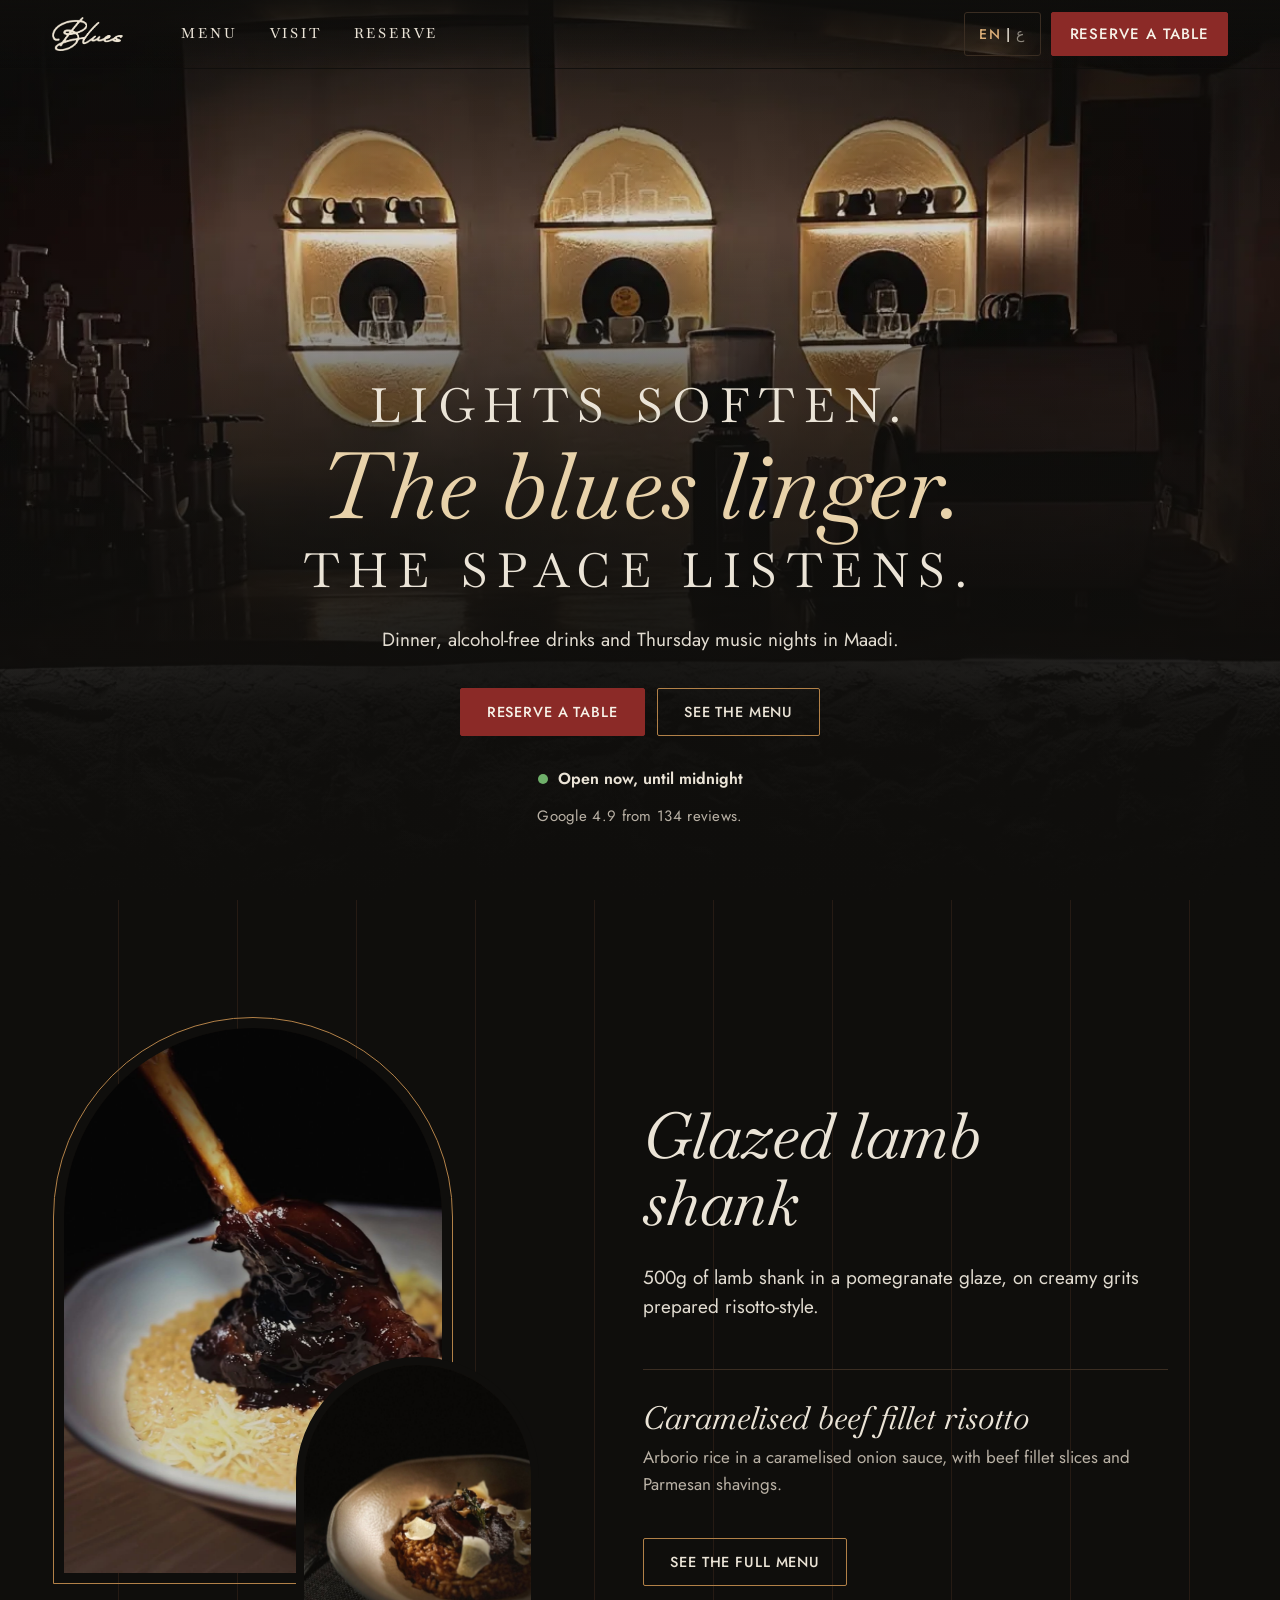
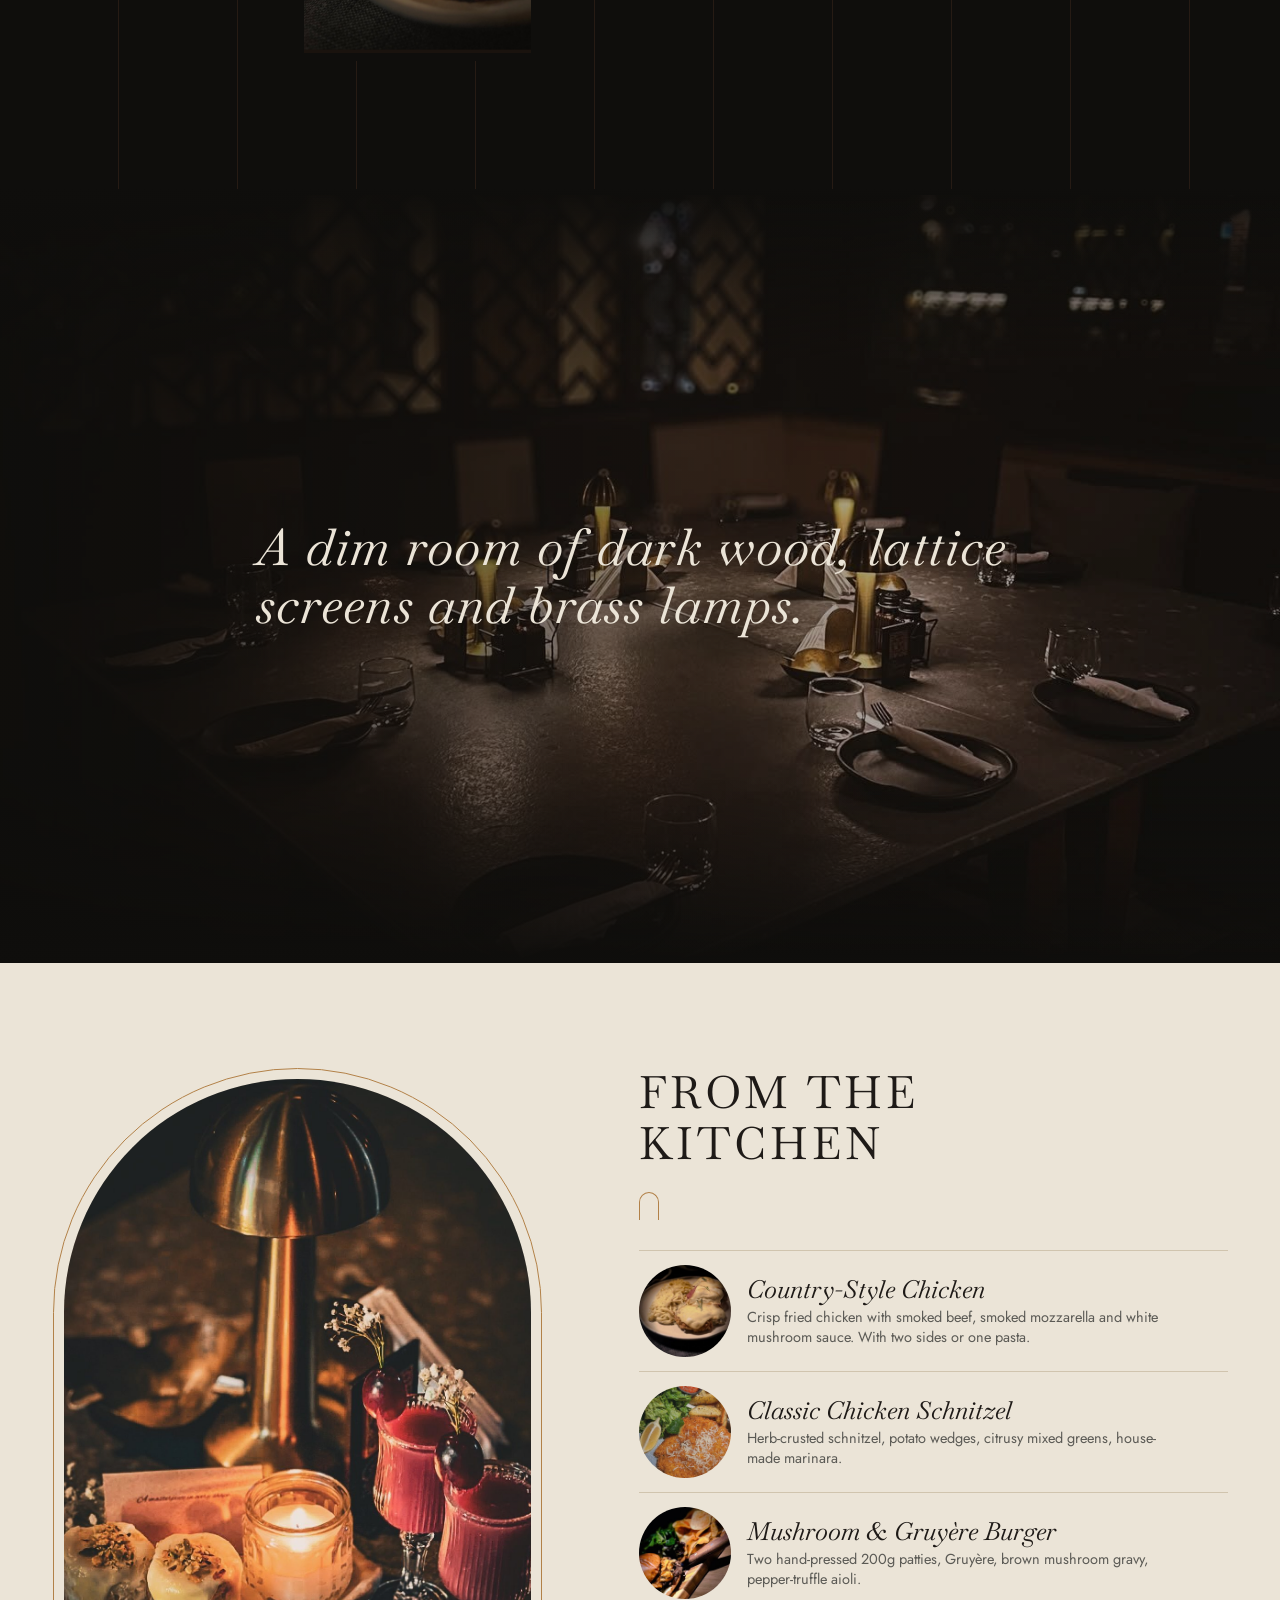
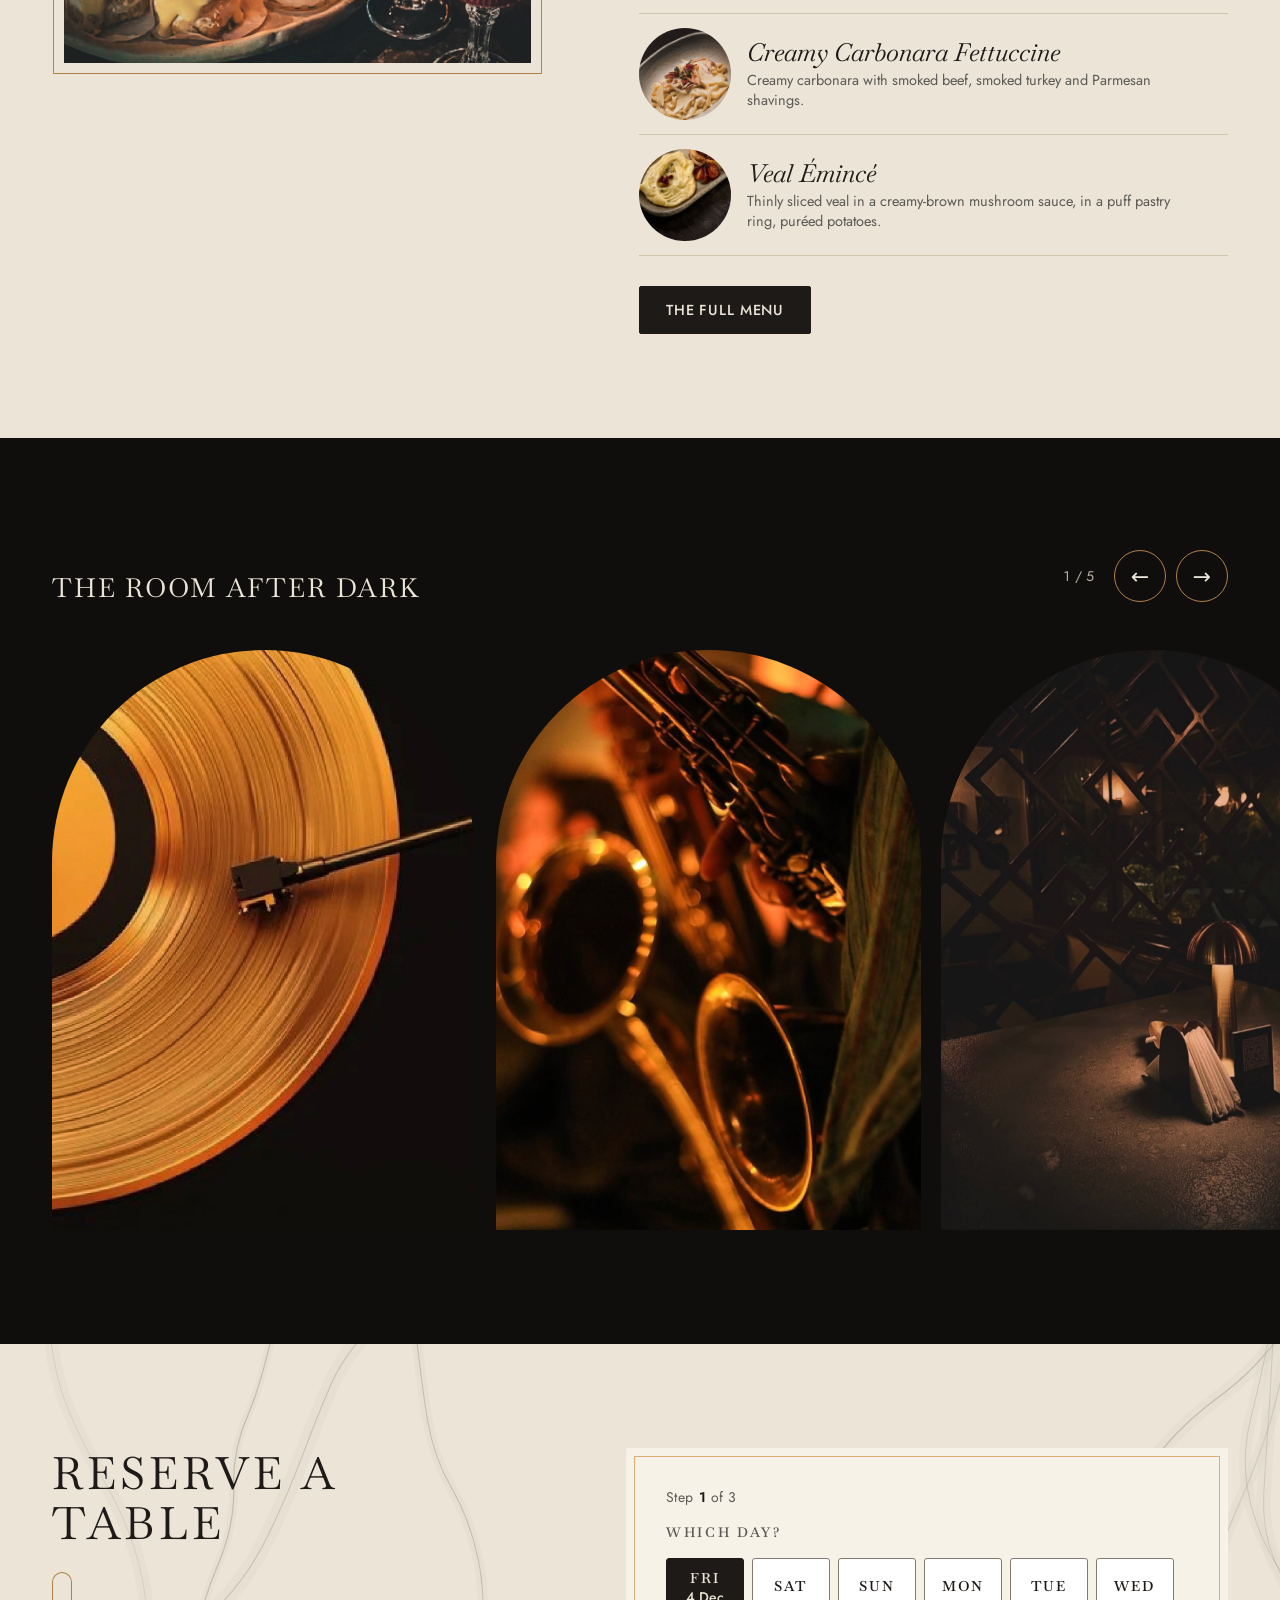
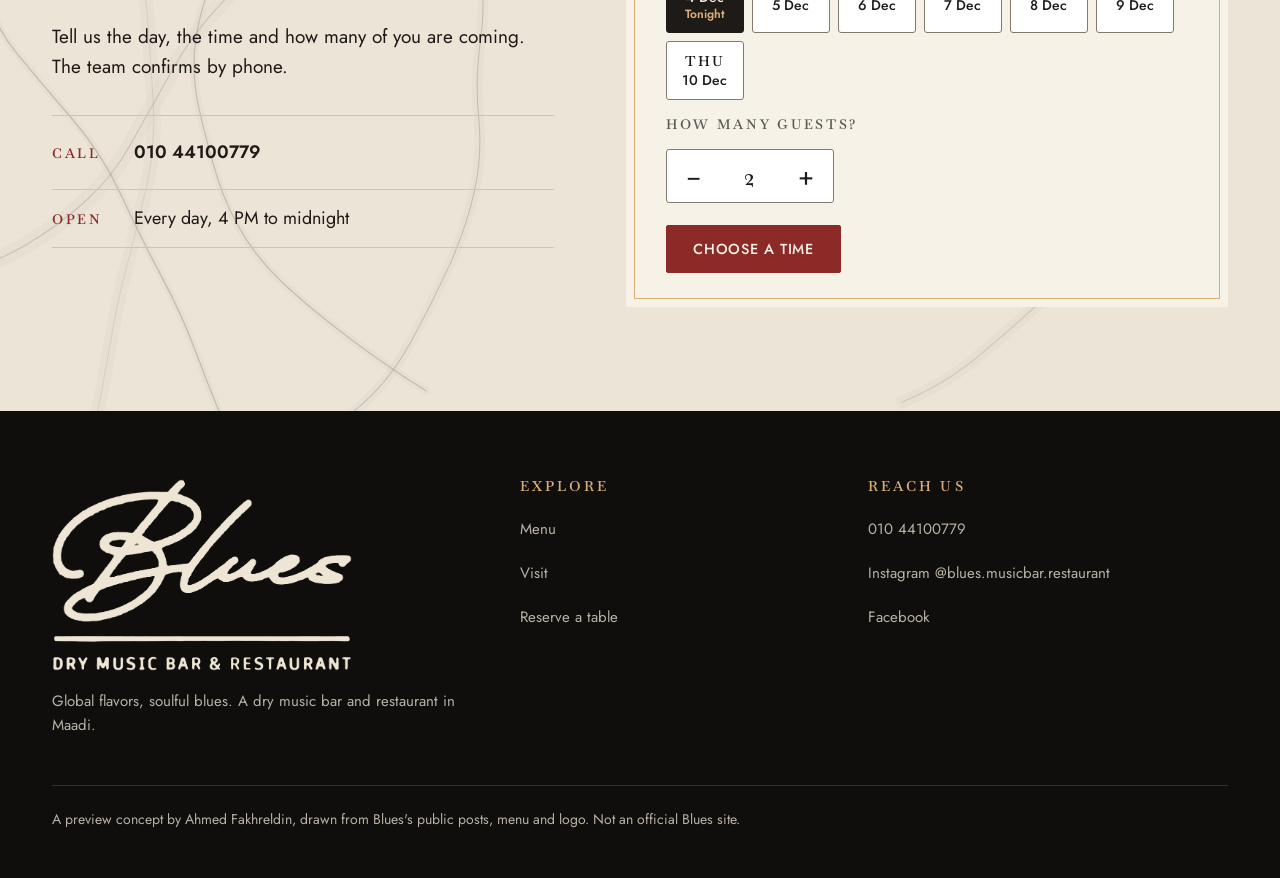
<file: index.html>
<!doctype html>
<html lang="en"><head><meta charset="utf-8"><meta name="viewport" content="width=device-width,initial-scale=1">
<title>Blues | Dry music bar and restaurant in Maadi</title>
<meta name="description" content="Blues Dry Music Bar &amp; Restaurant in Maadi, Cairo. Dinner, alcohol-free drinks and Thursday music nights. Menu, hours, directions and table requests."><meta name="theme-color" content="#0F0E0C"><meta name="robots" content="noindex">
<meta property="og:type" content="website"><meta property="og:site_name" content="Blues"><meta property="og:title" content="Blues | Dry music bar and restaurant in Maadi"><meta property="og:description" content="Blues Dry Music Bar &amp; Restaurant in Maadi, Cairo. Dinner, alcohol-free drinks and Thursday music nights. Menu, hours, directions and table requests."><meta property="og:image" content="https://ahmedfakhr1.github.io/blues-preview/img/blues/og.jpg"><meta property="og:image:width" content="1200"><meta property="og:image:height" content="630"><meta property="og:url" content="https://ahmedfakhr1.github.io/blues-preview/">
<meta name="twitter:card" content="summary_large_image"><meta name="twitter:title" content="Blues | Dry music bar and restaurant in Maadi"><meta name="twitter:description" content="Blues Dry Music Bar &amp; Restaurant in Maadi, Cairo. Dinner, alcohol-free drinks and Thursday music nights. Menu, hours, directions and table requests."><meta name="twitter:image" content="https://ahmedfakhr1.github.io/blues-preview/img/blues/og.jpg">
<link rel="icon" type="image/png" href="img/blues/icon.png"><link rel="apple-touch-icon" href="img/blues/icon.png">
<link rel="preload" as="image" type="image/webp" href="img/blues/full/room-bar-niches.webp" fetchpriority="high"><script>(function(d){var s=d.documentElement;s.classList.add("js");try{if(localStorage.getItem("nx-lang")==="ar"){s.lang="ar";s.dir="rtl"}if(true&&!sessionStorage.getItem("nx-arr")&&!/nocurtain/.test(location.search)&&!matchMedia("(prefers-reduced-motion: reduce)").matches){s.classList.add("arrive");sessionStorage.setItem("nx-arr","1")}}catch(x){}})(document)</script>
<link rel="stylesheet" href="fonts.css"><link rel="stylesheet" href="site.css"></head><body data-open="960" data-close="0" data-open-text="Open now, until midnight" data-closed-text="Closed now, opens at 4 PM" data-open-text-ar="مفتوح الآن حتى منتصف الليل" data-closed-text-ar="مغلق الآن، نفتح الساعة 4 مساءً" data-wa="">
<a class="skip" href="#main" data-ar="انتقل إلى المحتوى">Skip to content</a>
<div class="curtain" aria-hidden="true"><img src="img/blues/logo-cream.png" alt="" width="320" height="205"><i></i></div><header class="hdr hdr--over"><div class="wrap">
 <a class="brand" href="index.html" aria-label="Blues, home"><img src="img/blues/mark-cream.png" alt="Blues" width="71" height="34"></a>
 <nav class="nav" aria-label="Main"><a href="menu.html" data-ar="القائمة">Menu</a><a href="visit.html" data-ar="زيارتنا">Visit</a><a href="index.html#reserve" data-ar="احجز">Reserve</a></nav>
 <div class="hr"><button class="lang js-lang" type="button" aria-label="العربية"><span class="l-en">EN</span> | <span class="l-ar">ع</span></button><a class="btn sm" href="index.html#reserve" data-ar="احجز طاولة">Reserve a table</a></div>
 <button class="burger" type="button" aria-expanded="false" aria-controls="mnav" aria-label="Open menu"><i></i><i></i><i></i></button>
</div></header>
<nav class="mnav" id="mnav" aria-label="Menu"><a href="menu.html" data-ar="القائمة">Menu</a><a href="visit.html" data-ar="زيارتنا">Visit</a><a href="index.html#reserve" data-ar="احجز طاولة">Reserve a table</a><a href="https://www.instagram.com/blues.musicbar.restaurant/" target="_blank" rel="noopener" data-ar="إنستجرام">Instagram</a>
 <button class="lang js-lang mlang" type="button" aria-label="العربية"><span class="l-en">EN</span> | <span class="l-ar">ع</span></button></nav>
<main id="main">
<section class="hero2">
 <div class="hbg"><picture><source type="image/webp" srcset="img/blues/full/room-bar-niches.webp"><img src="img/blues/full/room-bar-niches.jpg" alt="The Blues bar: a rough stone counter under three softly lit arched niches" width="1440" height="1918" fetchpriority="high" style="object-position:50% 46%"></picture></div>
 <div class="wrap hwrap">
  <h1><span class="ln" data-ar="تخفت الأضواء.">Lights soften.</span> <span class="ln" data-ar="ويبقى البلوز.">The blues linger.</span> <span class="ln" data-ar="ويُنصت المكان.">The space listens.</span></h1>
  <p class="sub" data-ar="عشاء ومشروبات بدون كحول وليالي موسيقى كل خميس في المعادي.">Dinner, alcohol-free drinks and Thursday music nights in Maadi.</p>
  <div class="cta"><a class="btn" href="#reserve" data-ar="احجز طاولة">Reserve a table</a><a class="btn ghost" href="menu.html" data-ar="شاهد القائمة">See the menu</a></div>
  <p class="status js-status" data-ar="مفتوح يومياً من 4 مساءً حتى منتصف الليل">Open every day, 4 PM to midnight</p>
  <p class="proof" data-ar="تقييم 4.9 على جوجل من 134 مراجعة.">Google 4.9 from 134 reviews.</p>
 </div>
</section>

<section class="sigf"><div class="wrap">
 <div class="sf-fig">
  <figure class="sf-main px ob rv"><img data-px="40" src="img/blues/full/dish-lamb.jpg" alt="A glazed lamb shank on creamy grits in a white bowl" width="1440" height="1800" loading="lazy" decoding="async"></figure>
  <figure class="sf-sub px rv" style="--d:.18s"><img data-px="-30" src="img/blues/full/dish-risotto.jpg" alt="Beef fillet risotto with Parmesan shavings in a cream bowl" width="1440" height="1801" loading="lazy" decoding="async"></figure>
 </div>
 <div class="sf-copy">
  <h2 class="rv" data-ar="موزة ضأن بصوص الرمان">Glazed lamb shank</h2>
  <p class="lead rv" style="--d:.1s" data-ar="500 جرام من موزة الضأن بصوص الرمان، على جريتس كريمي محضّر بطريقة الريزوتو.">500g of lamb shank in a pomegranate glaze, on creamy grits prepared risotto-style.</p>
  <div class="sf2 rv" style="--d:.2s"><h3 data-ar="ريزوتو فيليه البقر بالبصل المكرمل">Caramelised beef fillet risotto</h3><p data-ar="أرز أربوريو بصوص البصل المكرمل مع شرائح فيليه البقر ورقائق البارميزان.">Arborio rice in a caramelised onion sauce, with beef fillet slices and Parmesan shavings.</p></div>
  <div class="cta rv" style="--d:.3s"><a class="btn ghost" href="menu.html" data-ar="شاهد القائمة كاملة">See the full menu</a></div>
 </div>
</div></section>

<section class="pband">
 <div class="pimg"><img data-px="60" src="img/blues/full/room-table-lattice.jpg" alt="A long table set for dinner with brass lamps, wooden lattice screens behind" width="1440" height="1918" loading="lazy" decoding="async" style="object-position:50% 52%"></div>
 <div class="wrap"><p class="bigline rv" data-ar="غرفة خافتة من الخشب الداكن وحواجز الأرابيسك والمصابيح النحاسية.">A dim room of dark wood, lattice screens and brass lamps.</p></div>
 
</section>

<section class="sec kitchen"><div class="wrap">
 <figure class="kfig px ob"><img data-px="40" src="img/blues/full/dish-dessert.jpg" alt="Desserts and red drinks on a tray with a candle, beside a brass mushroom lamp" width="1280" height="1448" loading="lazy" decoding="async" style="object-position:50% 60%"></figure>
 <div>
  <h2 class="rv" data-ar="من المطبخ">From the kitchen</h2><span class="rule"></span>
  <ul class="rows"><li><span class="th"><img src="img/blues/dishes/chicken.jpg" alt="" width="600" height="400" loading="lazy" decoding="async"></span><span class="it"><i data-ar="دجاج كاونتري">Country-Style Chicken</i><small data-ar="دجاج مقلي مقرمش مع لحم مدخن وموزاريلا مدخنة وصلصة الفطر الأبيض.">Crisp fried chicken with smoked beef, smoked mozzarella and white mushroom sauce. With two sides or one pasta.</small></span></li><li><span class="th"><img src="img/blues/dishes/schnitzel.jpg" alt="" width="600" height="400" loading="lazy" decoding="async"></span><span class="it"><i data-ar="شنيتزل الدجاج">Classic Chicken Schnitzel</i><small data-ar="شنيتزل دجاج مقرمش بالأعشاب مع بطاطس ويدجز وسلطة خضراء بالحمضيات وصلصة المارينارا.">Herb-crusted schnitzel, potato wedges, citrusy mixed greens, house-made marinara.</small></span></li><li><span class="th"><img src="img/blues/dishes/burger.jpg" alt="" width="600" height="400" loading="lazy" decoding="async"></span><span class="it"><i data-ar="برجر الفطر والجرويير">Mushroom &amp; Gruyère Burger</i><small data-ar="قطعتان من اللحم المفروم 200 جرام مع جبن جرويير وجرافي الفطر وأيولي الفلفل والترافل.">Two hand-pressed 200g patties, Gruyère, brown mushroom gravy, pepper-truffle aioli.</small></span></li><li><span class="th"><img src="img/blues/dishes/fettuccine.jpg" alt="" width="600" height="400" loading="lazy" decoding="async"></span><span class="it"><i data-ar="فيتوتشيني كاربونارا">Creamy Carbonara Fettuccine</i><small data-ar="صلصة كاربونارا كريمية مع لحم بقري مدخن وديك رومي مدخن ورقائق البارميزان.">Creamy carbonara with smoked beef, smoked turkey and Parmesan shavings.</small></span></li><li><span class="th"><img src="img/blues/dishes/pie.jpg" alt="" width="600" height="400" loading="lazy" decoding="async"></span><span class="it"><i data-ar="إيمنسيه العجل">Veal Émincé</i><small data-ar="شرائح عجل رقيقة بصوص الفطر الكريمي داخل حلقة من العجين المورق، مع بطاطس مهروسة.">Thinly sliced veal in a creamy-brown mushroom sauce, in a puff pastry ring, puréed potatoes.</small></span></li></ul>
  <div class="more rv"><a class="btn dk" href="menu.html" data-ar="القائمة كاملة">The full menu</a></div>
 </div>
</div></section>

<section class="evening">
 <div class="wrap ehead"><h2 class="rv" data-ar="الغرفة بعد حلول الليل">The room after dark</h2>
  <div class="gnav"><span class="gcount js-count" aria-hidden="true">1 / 5</span><button type="button" class="js-prev" aria-label="Previous photos">&#8592;</button><button type="button" class="js-next" aria-label="Next photos">&#8594;</button></div></div>
 <div class="track js-track" tabindex="0" role="region" aria-label="Photos of Blues, scroll sideways"><figure><img src="img/blues/full/music-vinyl.jpg" alt="A gold-lit vinyl record on a turntable" width="1346" height="1689" loading="lazy" decoding="async"></figure><figure><img src="img/blues/full/music-sax.jpg" alt="A saxophone in warm light" width="1346" height="1687" loading="lazy" decoding="async"></figure><figure><img src="img/blues/full/room-lamp-lattice.jpg" alt="A brass mushroom lamp on a table, lattice screen behind" width="1440" height="1800" loading="lazy" decoding="async"></figure><figure><img src="img/blues/full/drink-red.jpg" alt="A red drink with a small flower beside a brass lamp base" width="1473" height="1920" loading="lazy" decoding="async"></figure><figure><img src="img/blues/full/room-passage.jpg" alt="A plaster column with a wall lamp and framed pictures, the dining room beyond" width="1440" height="1800" loading="lazy" decoding="async"></figure></div>
 
</section>

<section class="sec reserve" id="reserve"><svg class="marble" viewBox="0 0 1600 900" preserveAspectRatio="xMidYMid slice" aria-hidden="true" focusable="false"><path d="M515.5,-20.0 Q526.4,79.9 534.3,127.3 Q542.2,174.8 564.7,213.3 Q587.1,251.7 597.6,301.6 Q608.0,351.5 600.8,402.5 Q593.6,453.5 598.4,500.5 Q603.2,547.5 592.7,593.4 Q582.3,639.3 560.9,686.5 Q539.4,733.6 513.5,780.5 Q487.5,827.4 455.1,855.8 Q422.7,884.3 386.8,919.3" fill="none" stroke="#CBC5BA" stroke-width="12.8" stroke-opacity=".16" stroke-linecap="round"/><path d="M515.5,-20.0 Q526.4,79.9 534.3,127.3 Q542.2,174.8 564.7,213.3 Q587.1,251.7 597.6,301.6 Q608.0,351.5 600.8,402.5 Q593.6,453.5 598.4,500.5 Q603.2,547.5 592.7,593.4 Q582.3,639.3 560.9,686.5 Q539.4,733.6 513.5,780.5 Q487.5,827.4 455.1,855.8 Q422.7,884.3 386.8,919.3" fill="none" stroke="#9D968A" stroke-width="1.31" stroke-opacity="0.47" stroke-linecap="round"/><path d="M1619.9,-20.0 Q1600.5,89.4 1586.6,133.7 Q1572.8,178.1 1552.7,224.0 Q1532.5,270.0 1518.2,309.3 Q1503.9,348.6 1496.2,393.4 Q1488.5,438.2 1470.5,488.0 Q1452.6,537.7 1434.9,583.5 Q1417.3,629.2 1373.1,666.6 Q1328.9,703.9 1286.9,742.6 Q1244.8,781.2 1210.8,807.9 Q1176.8,834.6 1127.2,855.8" fill="none" stroke="#CBC5BA" stroke-width="15.5" stroke-opacity=".16" stroke-linecap="round"/><path d="M1619.9,-20.0 Q1600.5,89.4 1586.6,133.7 Q1572.8,178.1 1552.7,224.0 Q1532.5,270.0 1518.2,309.3 Q1503.9,348.6 1496.2,393.4 Q1488.5,438.2 1470.5,488.0 Q1452.6,537.7 1434.9,583.5 Q1417.3,629.2 1373.1,666.6 Q1328.9,703.9 1286.9,742.6 Q1244.8,781.2 1210.8,807.9 Q1176.8,834.6 1127.2,855.8" fill="none" stroke="#9D968A" stroke-width="1.61" stroke-opacity="0.29" stroke-linecap="round"/><path d="M348.8,-20.0 Q329.4,77.4 310.0,121.2 Q290.6,165.0 292.1,211.9 Q293.6,258.8 272.2,309.5 Q250.7,360.2 244.7,402.6 Q238.6,445.0 249.3,491.1 Q259.9,537.2 272.0,575.9 Q284.1,614.5 305.8,649.0 Q327.6,683.5 362.4,714.8 Q397.2,746.2 444.0,781.0 Q490.8,815.7 532.5,841.3" fill="none" stroke="#CBC5BA" stroke-width="10.1" stroke-opacity=".16" stroke-linecap="round"/><path d="M348.8,-20.0 Q329.4,77.4 310.0,121.2 Q290.6,165.0 292.1,211.9 Q293.6,258.8 272.2,309.5 Q250.7,360.2 244.7,402.6 Q238.6,445.0 249.3,491.1 Q259.9,537.2 272.0,575.9 Q284.1,614.5 305.8,649.0 Q327.6,683.5 362.4,714.8 Q397.2,746.2 444.0,781.0 Q490.8,815.7 532.5,841.3" fill="none" stroke="#9D968A" stroke-width="1.52" stroke-opacity="0.48" stroke-linecap="round"/><path d="M489.6,-20.0 Q431.2,43.6 414.6,81.3 Q398.0,119.1 378.4,171.5 Q358.7,223.9 334.5,273.2 Q310.3,322.5 276.1,357.8 Q241.8,393.1 213.6,443.5 Q185.4,493.8 162.6,534.5 Q139.8,575.3 104.3,606.7 Q68.8,638.1 30.5,660.2 Q-7.9,682.3 -64.8,699.0 Q-121.7,715.7 -177.2,729.9" fill="none" stroke="#CBC5BA" stroke-width="20.8" stroke-opacity=".16" stroke-linecap="round"/><path d="M489.6,-20.0 Q431.2,43.6 414.6,81.3 Q398.0,119.1 378.4,171.5 Q358.7,223.9 334.5,273.2 Q310.3,322.5 276.1,357.8 Q241.8,393.1 213.6,443.5 Q185.4,493.8 162.6,534.5 Q139.8,575.3 104.3,606.7 Q68.8,638.1 30.5,660.2 Q-7.9,682.3 -64.8,699.0 Q-121.7,715.7 -177.2,729.9" fill="none" stroke="#9D968A" stroke-width="1.46" stroke-opacity="0.39" stroke-linecap="round"/><path d="M59.1,-20.0 Q64.0,60.8 82.2,106.8 Q100.3,152.9 127.5,199.4 Q154.6,245.9 168.1,288.7 Q181.5,331.5 184.6,376.6 Q187.7,421.8 191.4,477.3 Q195.1,532.8 183.7,583.7 Q172.2,634.7 158.7,684.9 Q145.2,735.1 136.1,792.4 Q127.0,849.6 113.0,905.0 Q98.9,960.5 82.8,1016.0" fill="none" stroke="#CBC5BA" stroke-width="17.1" stroke-opacity=".16" stroke-linecap="round"/><path d="M59.1,-20.0 Q64.0,60.8 82.2,106.8 Q100.3,152.9 127.5,199.4 Q154.6,245.9 168.1,288.7 Q181.5,331.5 184.6,376.6 Q187.7,421.8 191.4,477.3 Q195.1,532.8 183.7,583.7 Q172.2,634.7 158.7,684.9 Q145.2,735.1 136.1,792.4 Q127.0,849.6 113.0,905.0 Q98.9,960.5 82.8,1016.0" fill="none" stroke="#9D968A" stroke-width="1.00" stroke-opacity="0.30" stroke-linecap="round"/><path d="M1631.6,-20.0 Q1578.2,58.8 1530.7,93.5 Q1483.1,128.1 1454.7,162.6 Q1426.4,197.0 1377.4,231.7 Q1328.4,266.4 1281.8,295.2 Q1235.2,323.9 1197.4,349.2 Q1159.7,374.6 1121.2,413.9 Q1082.6,453.2 1040.1,486.4 Q997.7,519.6 961.3,559.2 Q924.8,598.9 888.2,639.9 Q851.6,680.9 823.7,713.8" fill="none" stroke="#CBC5BA" stroke-width="18.1" stroke-opacity=".16" stroke-linecap="round"/><path d="M1631.6,-20.0 Q1578.2,58.8 1530.7,93.5 Q1483.1,128.1 1454.7,162.6 Q1426.4,197.0 1377.4,231.7 Q1328.4,266.4 1281.8,295.2 Q1235.2,323.9 1197.4,349.2 Q1159.7,374.6 1121.2,413.9 Q1082.6,453.2 1040.1,486.4 Q997.7,519.6 961.3,559.2 Q924.8,598.9 888.2,639.9 Q851.6,680.9 823.7,713.8" fill="none" stroke="#9D968A" stroke-width="1.56" stroke-opacity="0.47" stroke-linecap="round"/><path d="M1595.0,-20.0 Q1576.1,77.0 1564.0,123.5 Q1551.8,169.9 1559.2,213.2 Q1566.5,256.4 1588.5,296.4 Q1610.6,336.4 1645.9,367.1 Q1681.3,397.7 1715.9,424.6 Q1750.5,451.4 1801.7,477.0 Q1852.8,502.7 1893.7,529.2 Q1934.6,555.8 1965.7,601.2 Q1996.8,646.6 2042.5,679.6 Q2088.1,712.5 2130.1,744.6" fill="none" stroke="#CBC5BA" stroke-width="14.9" stroke-opacity=".16" stroke-linecap="round"/><path d="M1595.0,-20.0 Q1576.1,77.0 1564.0,123.5 Q1551.8,169.9 1559.2,213.2 Q1566.5,256.4 1588.5,296.4 Q1610.6,336.4 1645.9,367.1 Q1681.3,397.7 1715.9,424.6 Q1750.5,451.4 1801.7,477.0 Q1852.8,502.7 1893.7,529.2 Q1934.6,555.8 1965.7,601.2 Q1996.8,646.6 2042.5,679.6 Q2088.1,712.5 2130.1,744.6" fill="none" stroke="#9D968A" stroke-width="1.16" stroke-opacity="0.38" stroke-linecap="round"/><path d="M1593.7,-20.0 Q1588.3,88.3 1585.3,130.3 Q1582.4,172.4 1579.7,219.5 Q1577.0,266.6 1594.2,306.1 Q1611.5,345.7 1639.6,389.1 Q1667.8,432.5 1688.7,475.6 Q1709.7,518.8 1727.3,558.4 Q1744.8,598.0 1750.8,642.5 Q1756.9,687.0 1758.1,744.5 Q1759.4,801.9 1756.6,852.9 Q1753.7,903.9 1742.0,943.6" fill="none" stroke="#CBC5BA" stroke-width="17.8" stroke-opacity=".16" stroke-linecap="round"/><path d="M1593.7,-20.0 Q1588.3,88.3 1585.3,130.3 Q1582.4,172.4 1579.7,219.5 Q1577.0,266.6 1594.2,306.1 Q1611.5,345.7 1639.6,389.1 Q1667.8,432.5 1688.7,475.6 Q1709.7,518.8 1727.3,558.4 Q1744.8,598.0 1750.8,642.5 Q1756.9,687.0 1758.1,744.5 Q1759.4,801.9 1756.6,852.9 Q1753.7,903.9 1742.0,943.6" fill="none" stroke="#9D968A" stroke-width="0.86" stroke-opacity="0.47" stroke-linecap="round"/><path d="M-6.5,-20.0 Q-21.7,63.6 -26.7,122.5 Q-31.6,181.5 -28.6,235.0 Q-25.6,288.5 -18.4,334.1 Q-11.3,379.7 18.8,416.7 Q48.9,453.7 88.0,498.8 Q127.0,543.8 151.5,596.9 Q176.0,650.0 201.8,698.3 Q227.6,746.5 245.0,793.6 Q262.4,840.7 283.3,889.6 Q304.2,938.4 314.1,996.0" fill="none" stroke="#CBC5BA" stroke-width="9.7" stroke-opacity=".16" stroke-linecap="round"/><path d="M-6.5,-20.0 Q-21.7,63.6 -26.7,122.5 Q-31.6,181.5 -28.6,235.0 Q-25.6,288.5 -18.4,334.1 Q-11.3,379.7 18.8,416.7 Q48.9,453.7 88.0,498.8 Q127.0,543.8 151.5,596.9 Q176.0,650.0 201.8,698.3 Q227.6,746.5 245.0,793.6 Q262.4,840.7 283.3,889.6 Q304.2,938.4 314.1,996.0" fill="none" stroke="#9D968A" stroke-width="1.63" stroke-opacity="0.48" stroke-linecap="round"/></svg><div class="wrap">
 <div class="rcopy">
  <h2 data-ar="احجز طاولة">Reserve a table</h2><span class="rule"></span>
  <p class="lead" data-ar="اختر اليوم وعدد الضيوف والوقت، وسيؤكد الفريق الحجز معك بالهاتف.">Tell us the day, the time and how many of you are coming. The team confirms by phone.</p>
  <ul class="ways"><li><span data-ar="اتصل">Call</span><a href="tel:+201044100779">010 44100779</a></li><li><span data-ar="المواعيد">Open</span><i data-ar="يومياً من 4 مساءً حتى منتصف الليل" style="font-style:normal">Every day, 4 PM to midnight</i></li></ul>
 </div>
 <form class="rform rflow js-rflow" id="rform" novalidate data-from="960" data-to="1380" data-mode="call">
  <p class="rstep" aria-live="polite"><span class="js-stepl">Step</span> <b class="js-stepno">1</b> <span class="js-stepof">of</span> 3</p>
  <div class="rpane" data-step="1">
   <p class="rlab" data-ar="أي يوم؟">Which day?</p>
   <div class="chiprow js-days" role="group" aria-label="Day"></div>
   <p class="rlab" data-ar="كم عدد الضيوف؟">How many guests?</p>
   <div class="stepper"><button type="button" class="js-minus" aria-label="Fewer guests">&minus;</button><output class="js-gn" aria-live="polite">2</output><button type="button" class="js-plus" aria-label="More guests">+</button></div>
   <div class="rnav"><button class="btn js-to2" type="button" data-ar="اختر الوقت">Choose a time</button></div>
  </div>
  <div class="rpane" data-step="2" hidden>
   <p class="rlab" data-ar="ما الوقت المناسب؟">What time?</p>
   <div class="chiprow js-times" role="group" aria-label="Time"></div>
   <p class="rerr js-nofree" hidden></p>
   <div class="rnav"><button class="btn ghost back" type="button" data-ar="رجوع">Back</button><button class="btn js-to3" type="button" disabled data-ar="متابعة">Continue</button></div>
  </div>
  <div class="rpane" data-step="3" hidden>
   <p class="rsum js-sum" aria-live="polite"></p>
   <div class="two"><div class="fld"><label for="rf-name" data-ar="الاسم">Name</label><input id="rf-name" name="name" autocomplete="name" required></div><div class="fld"><label for="rf-phone" data-ar="الهاتف">Phone</label><input id="rf-phone" name="phone" type="tel" autocomplete="tel" inputmode="tel" required></div></div>
   <div class="chiprow oc" role="group" aria-label="Occasion"><button type="button" class="ochip" aria-pressed="false" data-v="Birthday" data-ar="عيد ميلاد">Birthday</button><button type="button" class="ochip" aria-pressed="false" data-v="Anniversary" data-ar="ذكرى سنوية">Anniversary</button><button type="button" class="ochip" aria-pressed="false" data-v="Business" data-ar="عمل">Business</button></div>
   <div class="fld"><label for="rf-notes" data-ar="مناسبة أو ملاحظات (اختياري)">Occasion or notes (optional)</label><textarea id="rf-notes" name="notes" rows="2"></textarea></div>
   <p class="rerr" id="rf-err" role="alert" hidden></p>
   <div class="rnav"><button class="btn ghost back" type="button" data-ar="رجوع">Back</button><button class="btn js-send" type="submit">Send request</button></div>
   <p class="fine" data-ar="في هذه النسخة التجريبية يبقى الطلب في هذه الصفحة وتتصل بالمطعم للتأكيد. في الموقع الحقيقي يصل الطلب مباشرة إلى قائمة الحجوزات.">In this preview, the request stays on this page and you call the restaurant to confirm. On the real site it goes straight to the reservations list.</p>
   <a class="js-mail" href="tel:+201044100779" hidden tabindex="-1" aria-hidden="true">call</a>
  </div>
    <div class="rdone js-done" hidden>
   <p class="rsum js-donesum" aria-live="polite"></p>
   <p class="js-donehint"></p>
   <div class="rnav"><a class="btn" href="tel:+201044100779"><span data-ar="اتصل">Call</span> <bdi>010 44100779</bdi></a><button class="btn ghost js-edit" type="button" data-ar="تعديل الطلب">Change request</button></div>
  </div>

  <noscript><p class="fine">Please call 010 44100779 to book.</p></noscript>
 </form>
</div></section>
</main><footer class="ftr"><div class="wrap">
 <div><img src="img/blues/logo-cream.png" alt="Blues, Dry Music Bar &amp; Restaurant" width="320" height="205"><p style="margin-top:18px" data-ar="نكهات من حول العالم وإيقاع البلوز. بار موسيقي وبدون كحول ومطعم في المعادي.">Global flavors, soulful blues. A dry music bar and restaurant in Maadi.</p></div>
 <div><h4 data-ar="تصفّح">Explore</h4><ul><li><a href="menu.html" data-ar="القائمة">Menu</a></li><li><a href="visit.html" data-ar="زيارتنا">Visit</a></li><li><a href="index.html#reserve" data-ar="احجز طاولة">Reserve a table</a></li></ul></div>
 <div><h4 data-ar="تواصل معنا">Reach us</h4><ul><li><a href="tel:+201044100779">010 44100779</a></li><li><a href="https://www.instagram.com/blues.musicbar.restaurant/" target="_blank" rel="noopener">Instagram @blues.musicbar.restaurant</a></li><li><a href="https://www.facebook.com/p/Blues-Dry-Music-Bar-Restaurant-61585553831570" target="_blank" rel="noopener">Facebook</a></li></ul></div>
 <p class="fine" data-ar="فكرة تصميم أولية من أحمد فخر الدين، مبنية على منشورات بلوز وقائمته وشعاره. هذا ليس الموقع الرسمي لـبلوز.">A preview concept by Ahmed Fakhreldin, drawn from Blues's public posts, menu and logo. Not an official Blues site.</p>
</div></footer><nav class="mbar" aria-label="Quick actions"><a class="main" href="index.html#reserve" data-ar="احجز">Reserve</a><a href="menu.html" data-ar="القائمة">Menu</a><a href="tel:+201044100779" data-ar="اتصل">Call</a></nav><div class="toast" role="status" aria-live="polite"></div><script src="app.js"></script></body></html>
</file>
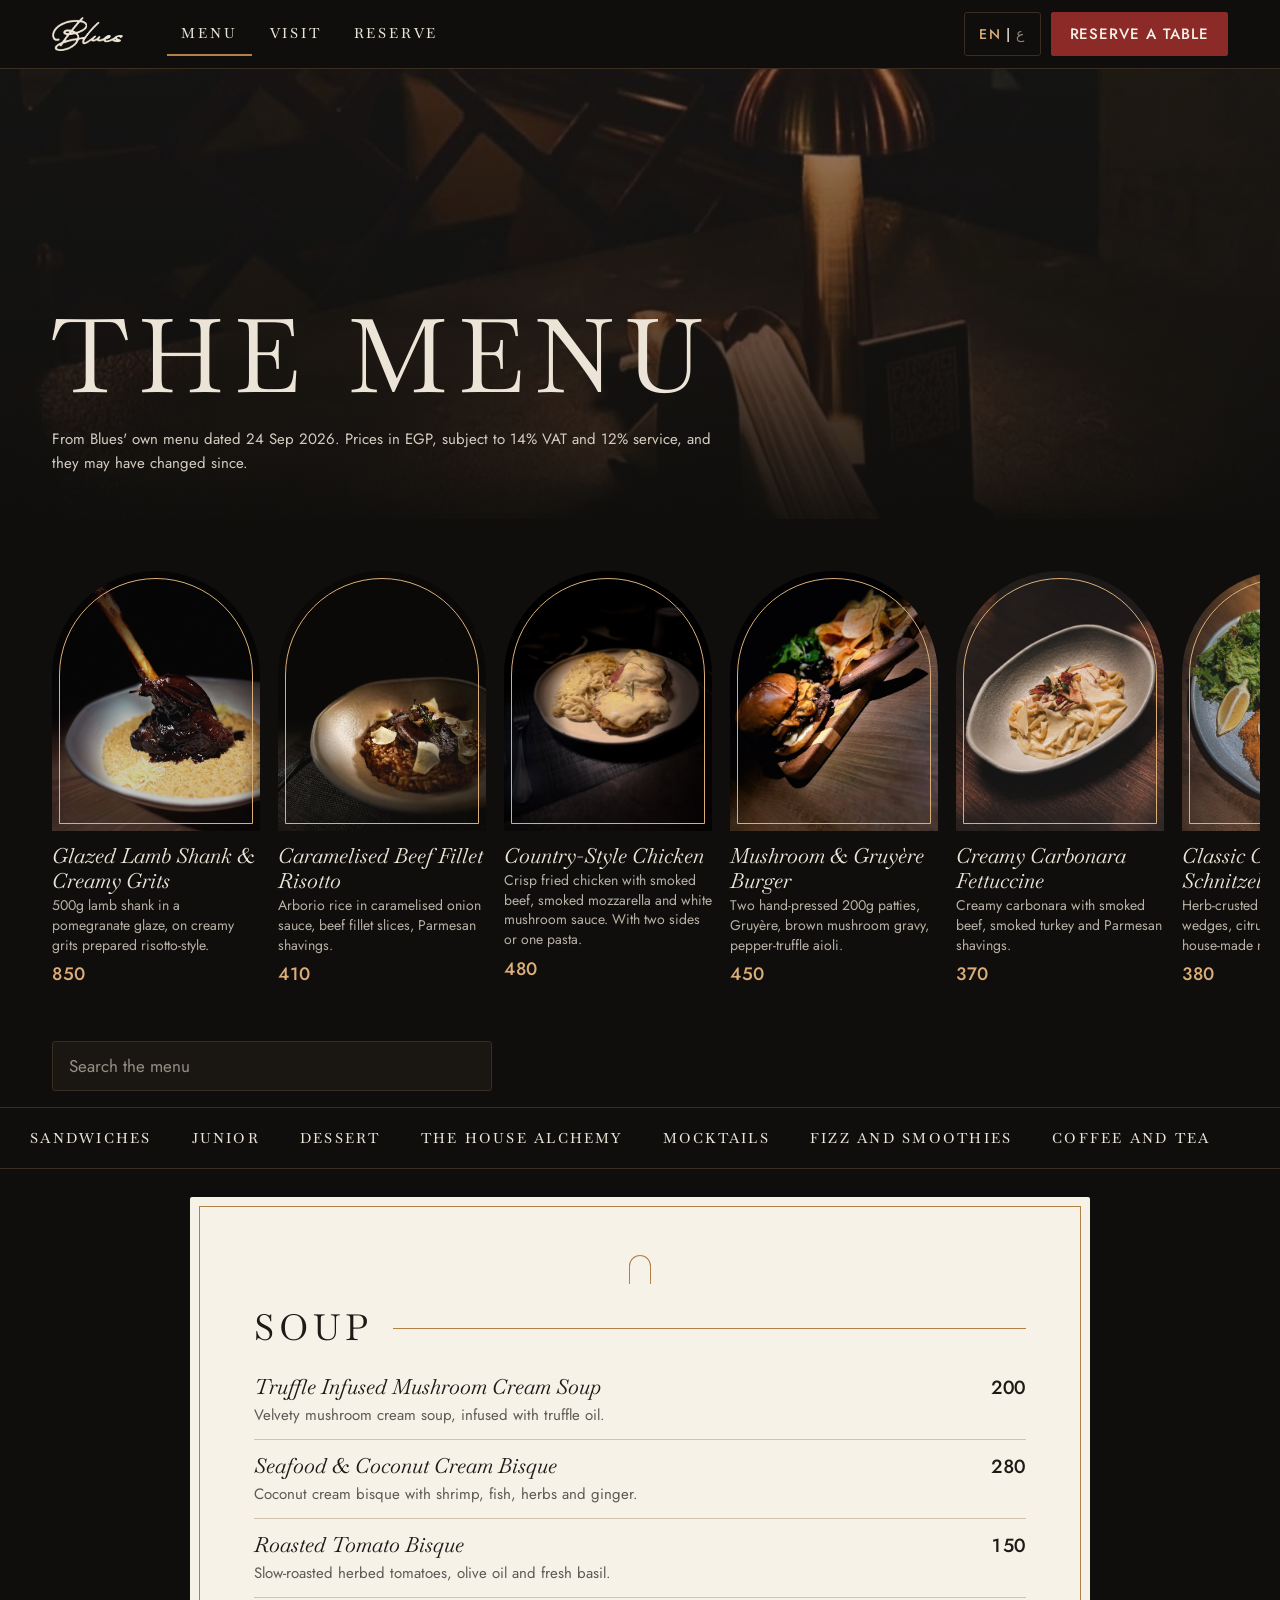
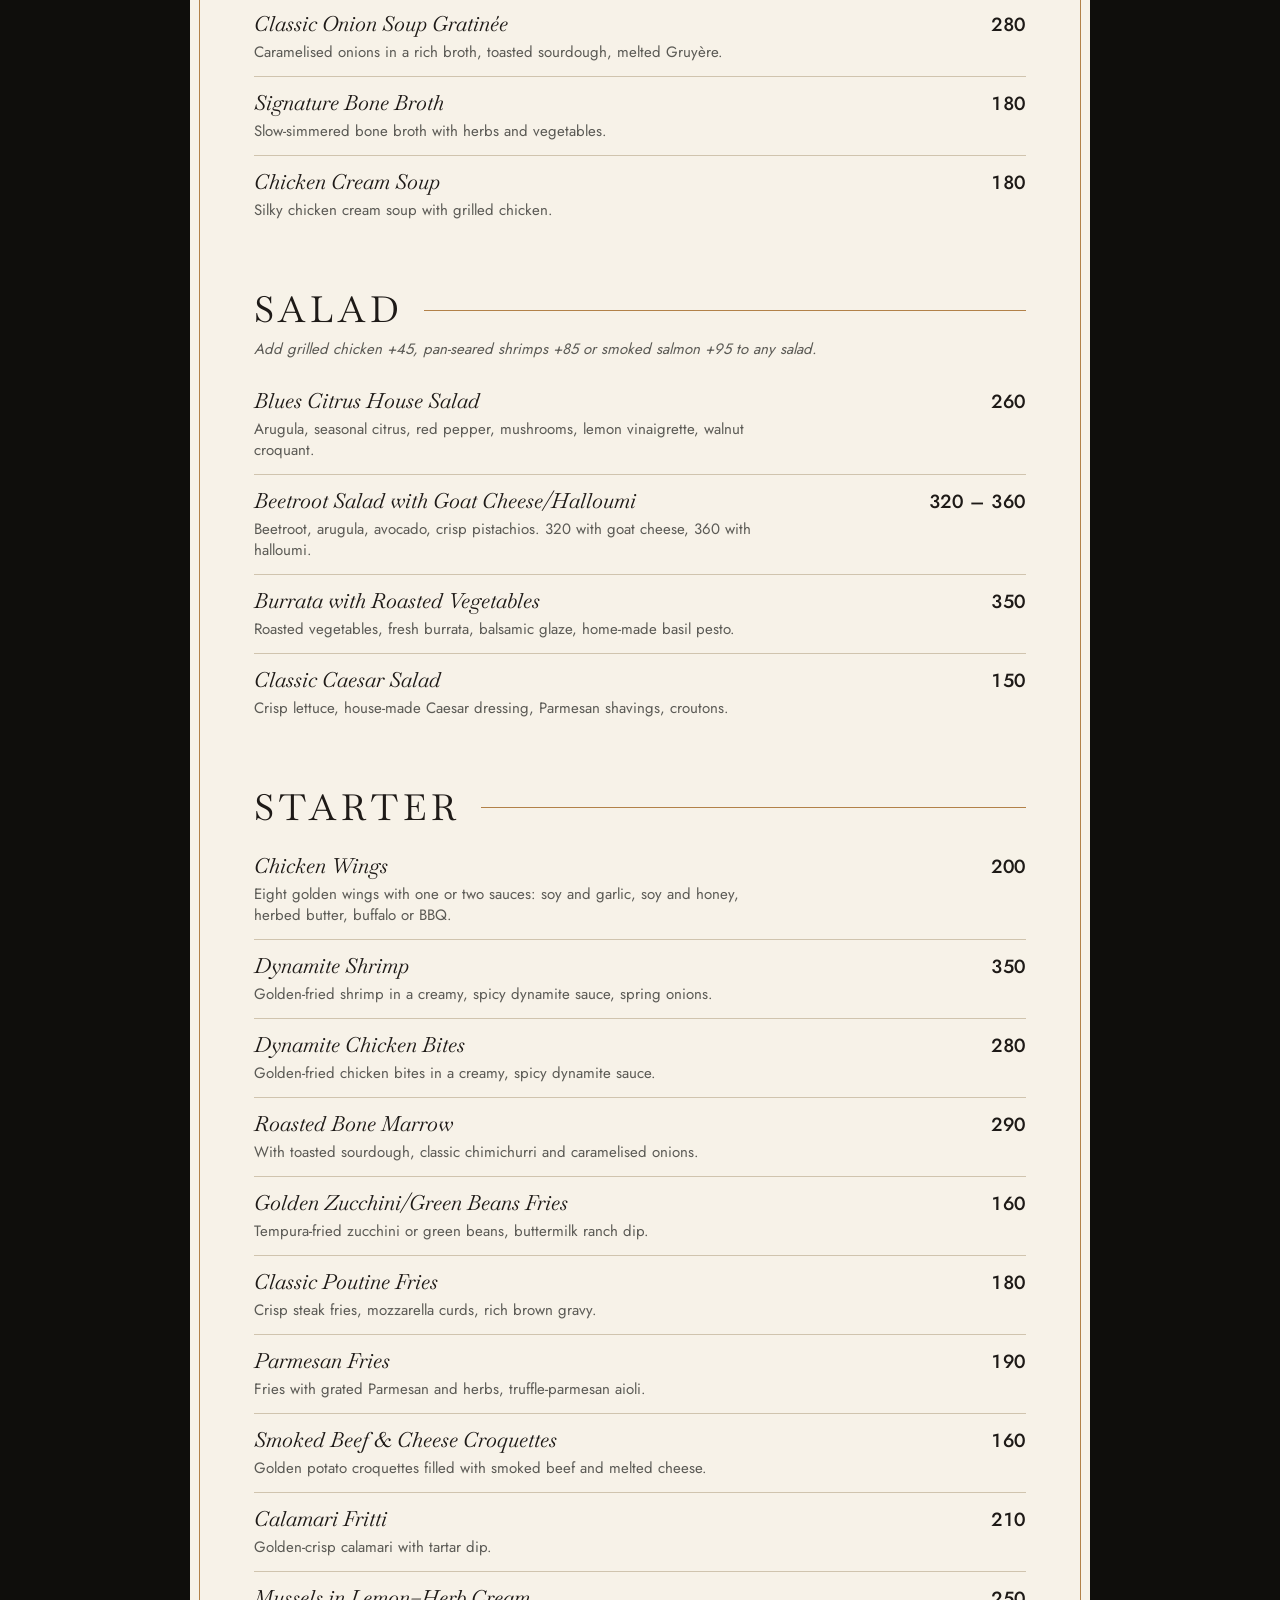
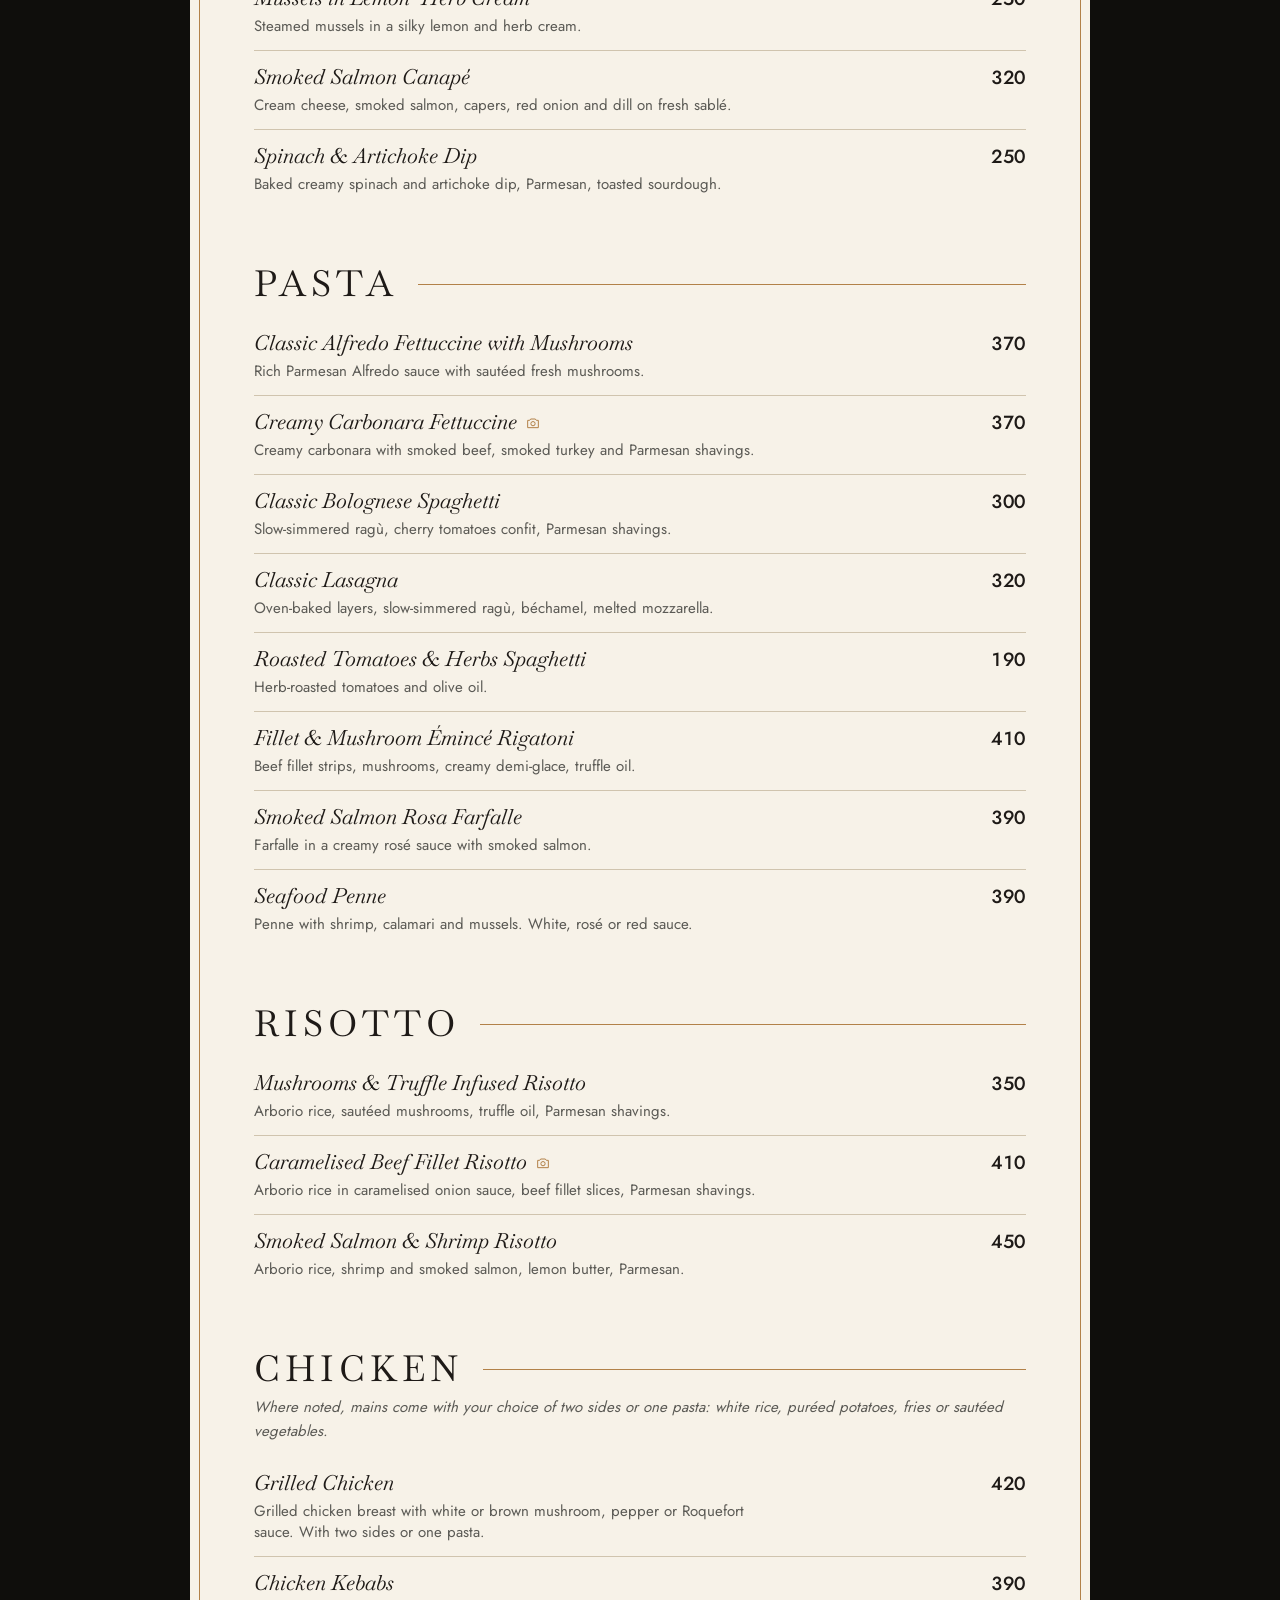
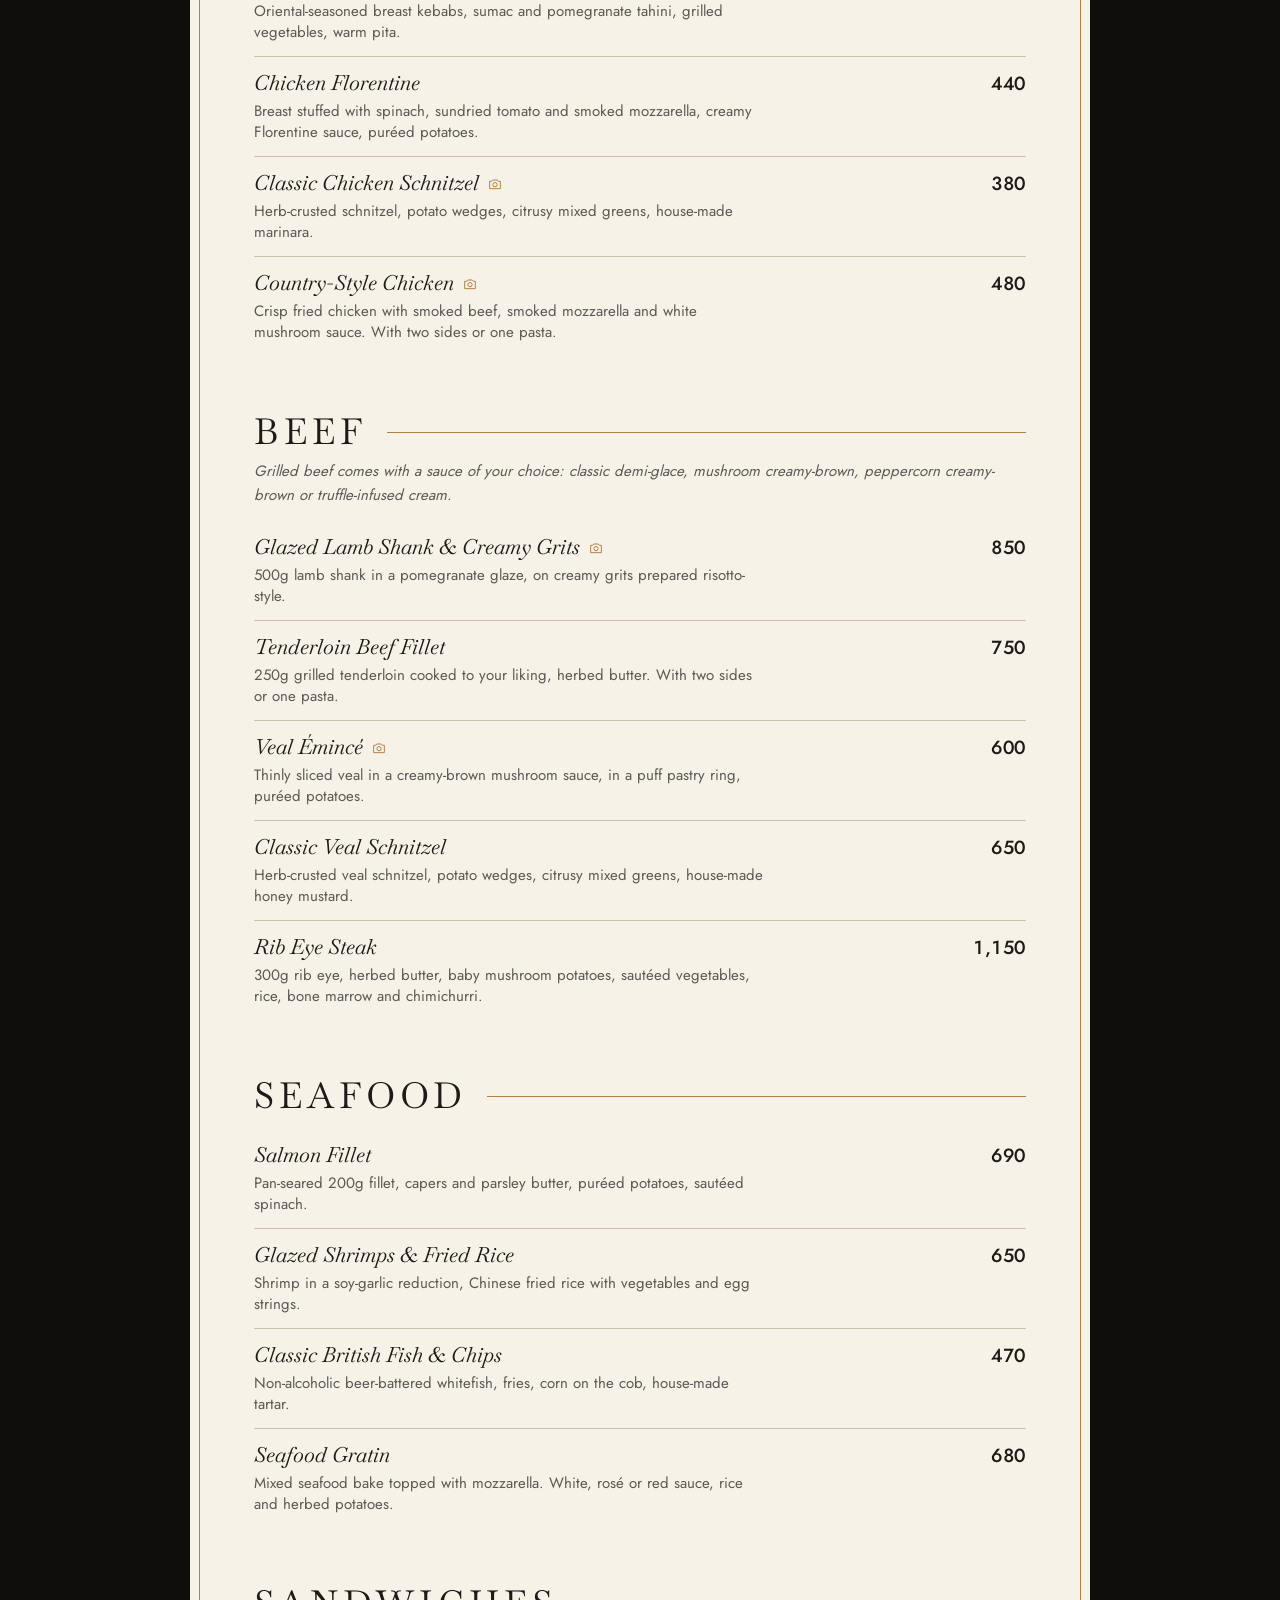
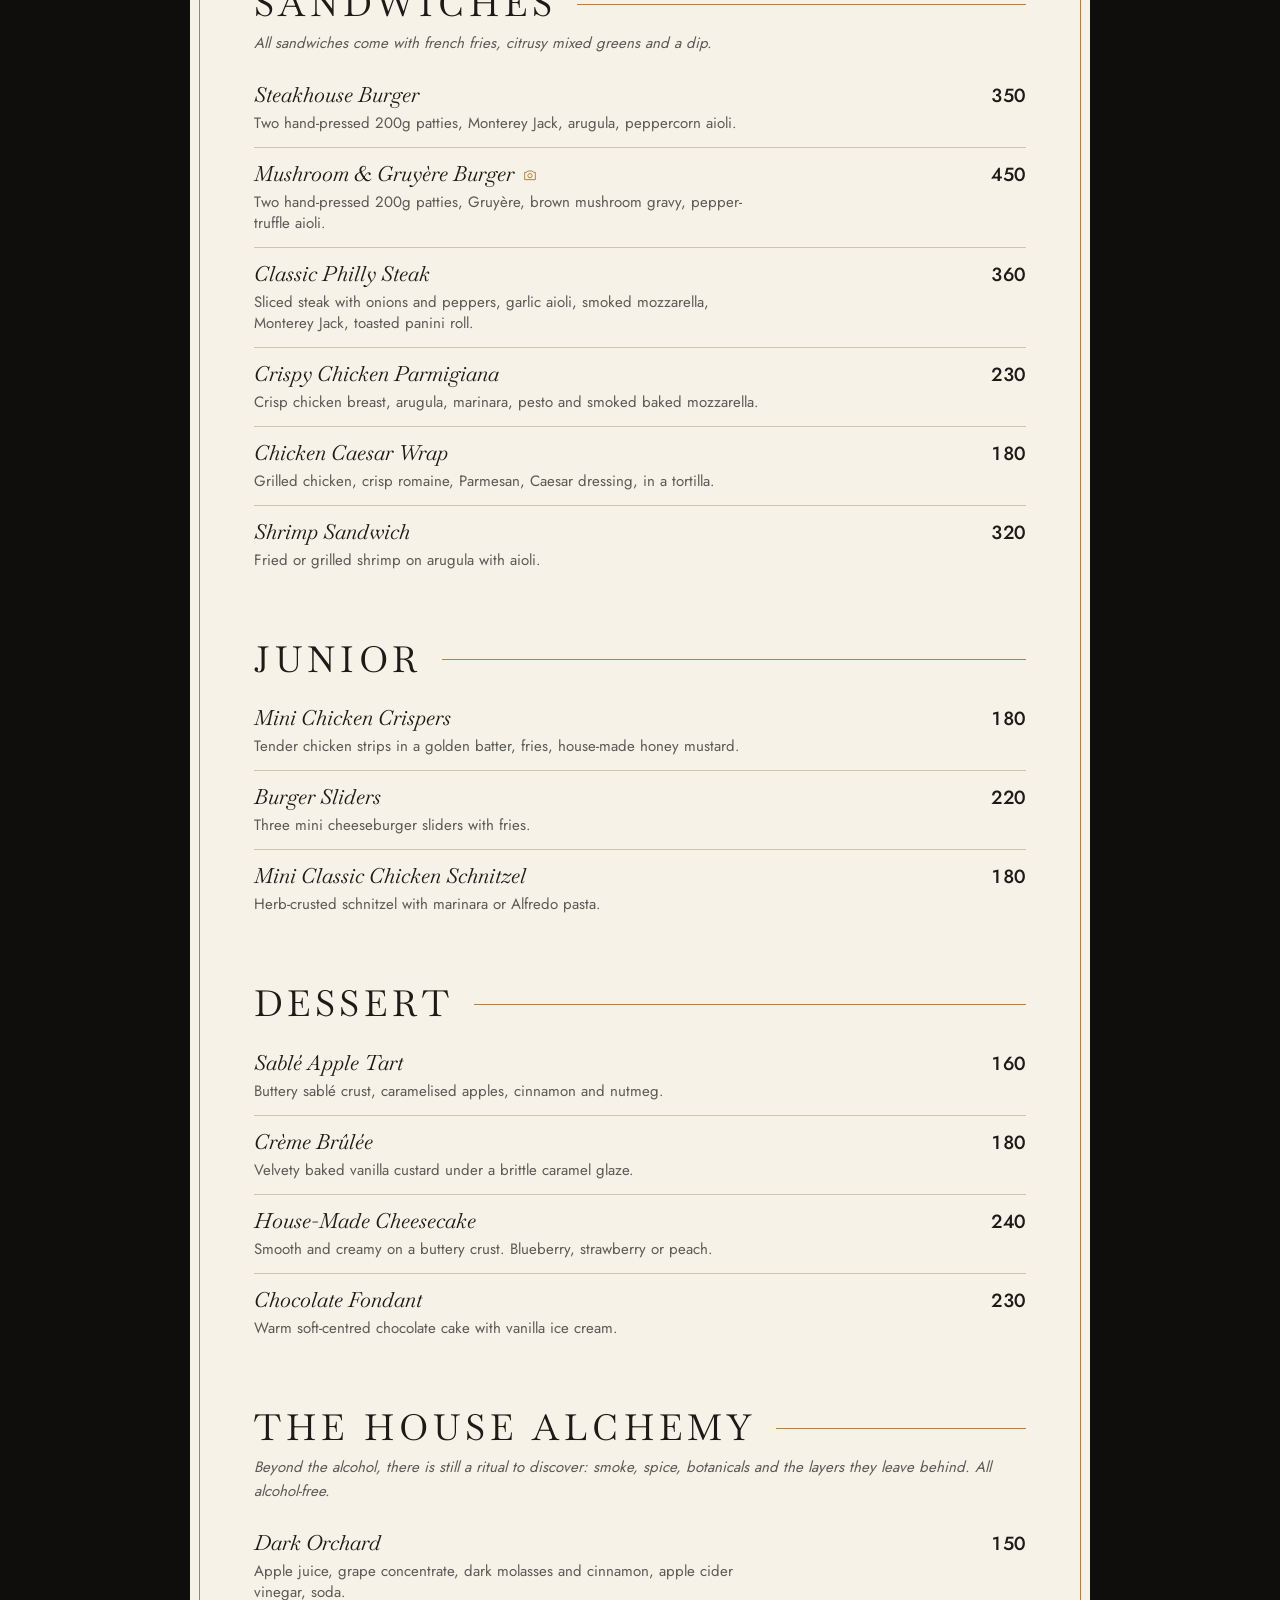
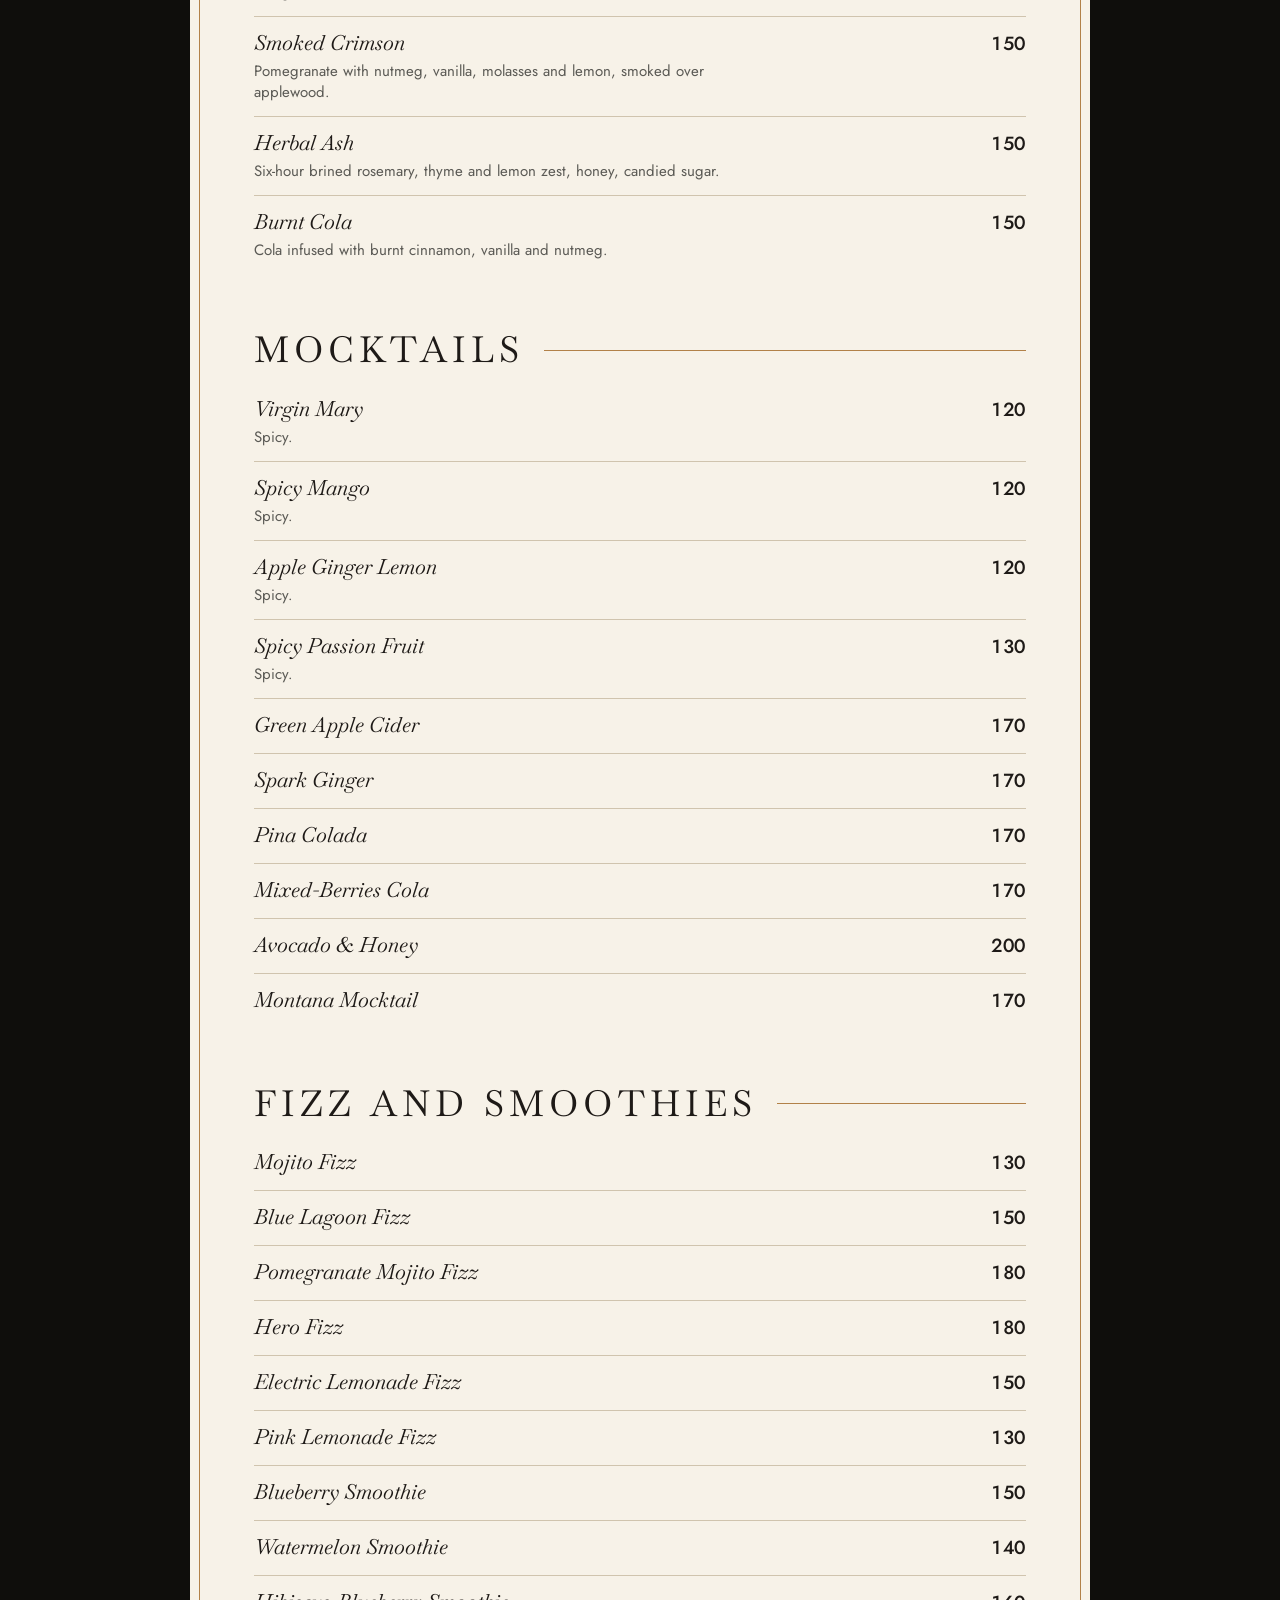
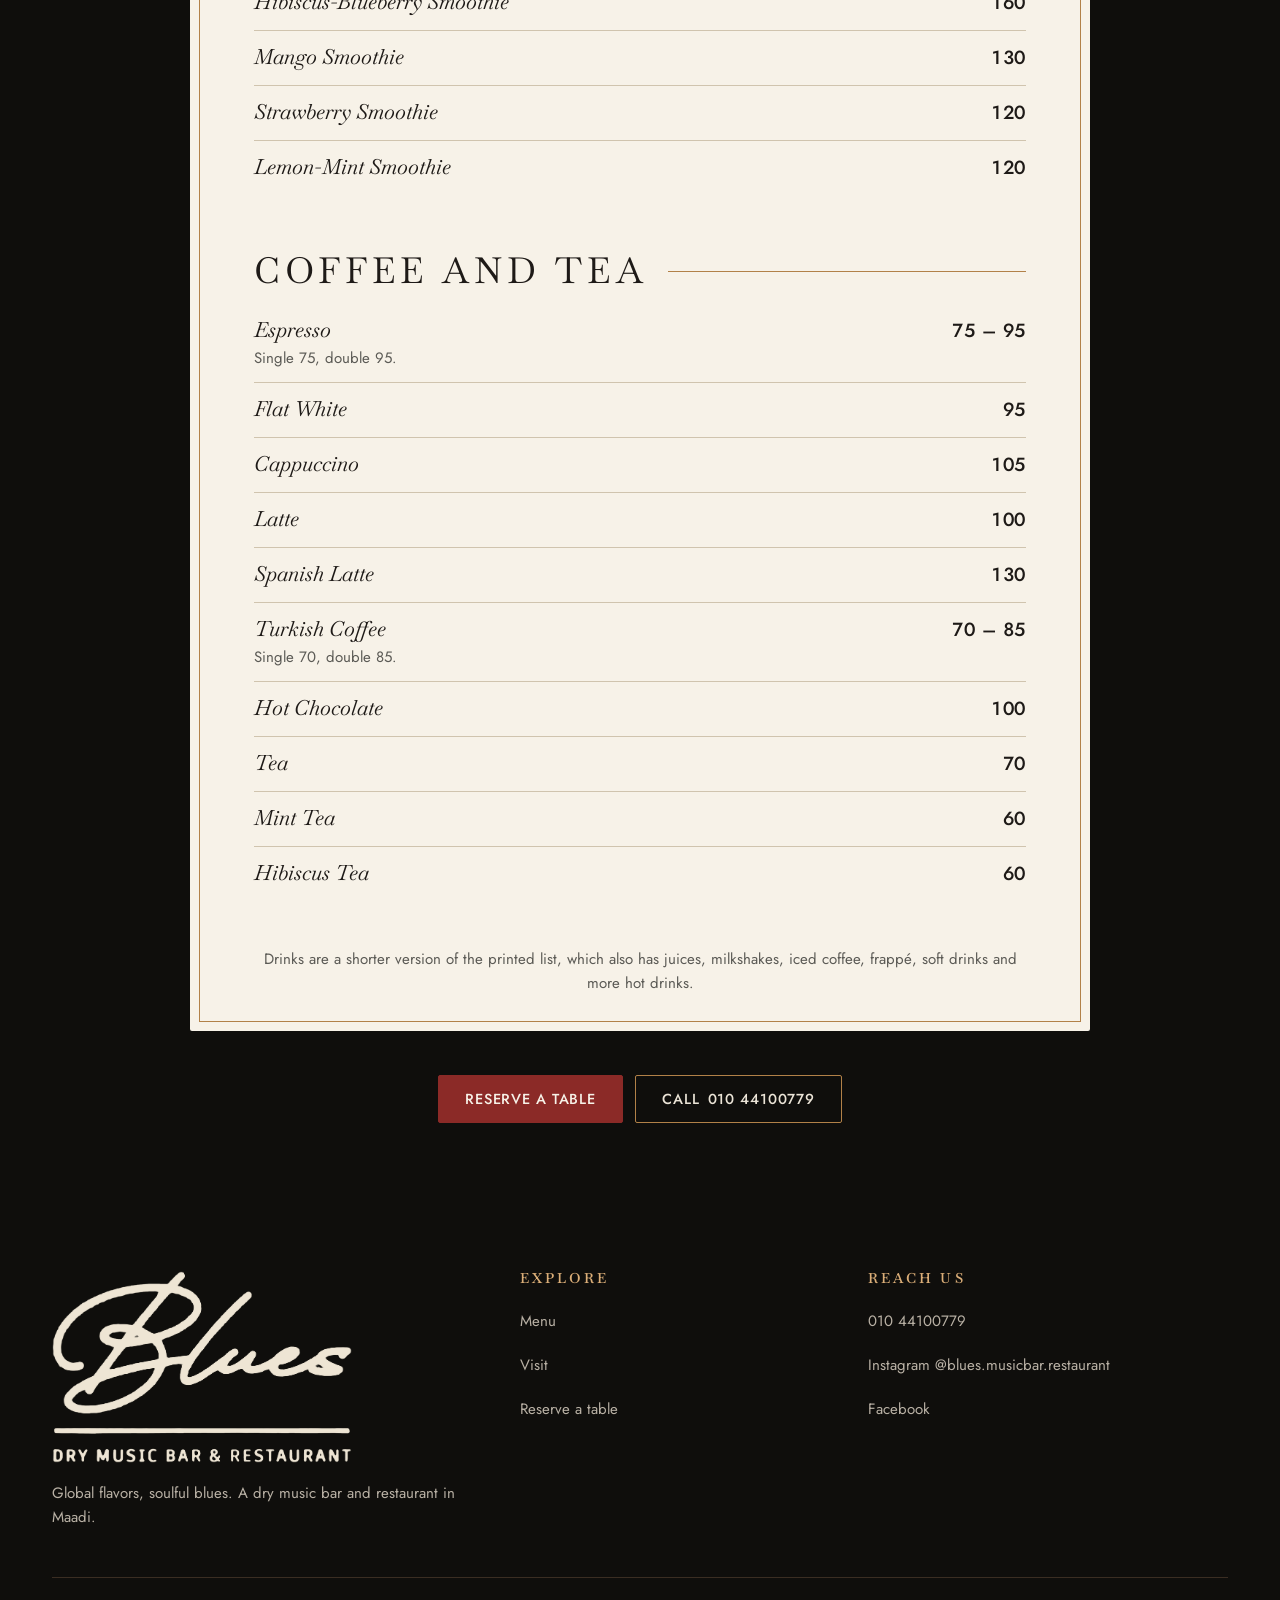
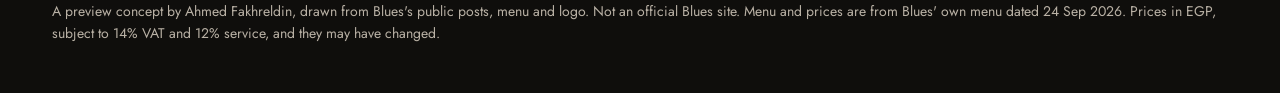
<file: menu.html>
<!doctype html>
<html lang="en"><head><meta charset="utf-8"><meta name="viewport" content="width=device-width,initial-scale=1">
<title>Menu | Blues</title>
<meta name="description" content="The Blues menu: soups, salads, starters, pasta, risotto, mains, sandwiches, desserts and alcohol-free drinks, with prices in EGP."><meta name="theme-color" content="#0F0E0C"><meta name="robots" content="noindex">
<meta property="og:type" content="website"><meta property="og:site_name" content="Blues"><meta property="og:title" content="Menu | Blues"><meta property="og:description" content="The Blues menu: soups, salads, starters, pasta, risotto, mains, sandwiches, desserts and alcohol-free drinks, with prices in EGP."><meta property="og:image" content="https://ahmedfakhr1.github.io/blues-preview/img/blues/og.jpg"><meta property="og:image:width" content="1200"><meta property="og:image:height" content="630"><meta property="og:url" content="https://ahmedfakhr1.github.io/blues-preview/menu.html">
<meta name="twitter:card" content="summary_large_image"><meta name="twitter:title" content="Menu | Blues"><meta name="twitter:description" content="The Blues menu: soups, salads, starters, pasta, risotto, mains, sandwiches, desserts and alcohol-free drinks, with prices in EGP."><meta name="twitter:image" content="https://ahmedfakhr1.github.io/blues-preview/img/blues/og.jpg">
<link rel="icon" type="image/png" href="img/blues/icon.png"><link rel="apple-touch-icon" href="img/blues/icon.png">
<script>(function(d){var s=d.documentElement;s.classList.add("js");try{if(localStorage.getItem("nx-lang")==="ar"){s.lang="ar";s.dir="rtl"}if(false&&!sessionStorage.getItem("nx-arr")&&!/nocurtain/.test(location.search)&&!matchMedia("(prefers-reduced-motion: reduce)").matches){s.classList.add("arrive");sessionStorage.setItem("nx-arr","1")}}catch(x){}})(document)</script>
<link rel="stylesheet" href="fonts.css"><link rel="stylesheet" href="site.css"></head><body data-open="960" data-close="0" data-open-text="Open now, until midnight" data-closed-text="Closed now, opens at 4 PM" data-open-text-ar="مفتوح الآن حتى منتصف الليل" data-closed-text-ar="مغلق الآن، نفتح الساعة 4 مساءً" data-wa="">
<a class="skip" href="#main" data-ar="انتقل إلى المحتوى">Skip to content</a><header class="hdr"><div class="wrap">
 <a class="brand" href="index.html" aria-label="Blues, home"><img src="img/blues/mark-cream.png" alt="Blues" width="71" height="34"></a>
 <nav class="nav" aria-label="Main"><a href="menu.html" aria-current="page" data-ar="القائمة">Menu</a><a href="visit.html" data-ar="زيارتنا">Visit</a><a href="index.html#reserve" data-ar="احجز">Reserve</a></nav>
 <div class="hr"><button class="lang js-lang" type="button" aria-label="العربية"><span class="l-en">EN</span> | <span class="l-ar">ع</span></button><a class="btn sm" href="index.html#reserve" data-ar="احجز طاولة">Reserve a table</a></div>
 <button class="burger" type="button" aria-expanded="false" aria-controls="mnav" aria-label="Open menu"><i></i><i></i><i></i></button>
</div></header>
<nav class="mnav" id="mnav" aria-label="Menu"><a href="menu.html" data-ar="القائمة">Menu</a><a href="visit.html" data-ar="زيارتنا">Visit</a><a href="index.html#reserve" data-ar="احجز طاولة">Reserve a table</a><a href="https://www.instagram.com/blues.musicbar.restaurant/" target="_blank" rel="noopener" data-ar="إنستجرام">Instagram</a>
 <button class="lang js-lang mlang" type="button" aria-label="العربية"><span class="l-en">EN</span> | <span class="l-ar">ع</span></button></nav>
<main id="main" class="menupage"><svg class="marble" viewBox="0 0 1600 1400" preserveAspectRatio="xMidYMid slice" aria-hidden="true" focusable="false"><path d="M461.8,-20.0 Q496.4,132.1 519.8,204.8 Q543.2,277.5 595.5,325.8 Q647.8,374.1 715.5,419.0 Q783.1,464.0 849.7,492.0 Q916.3,520.1 981.6,567.5 Q1046.9,615.0 1078.7,692.3 Q1110.4,769.5 1153.0,820.8 Q1195.5,872.1 1264.5,918.2 Q1333.5,964.3 1393.6,1017.6 Q1453.7,1071.0 1496.6,1119.0" fill="none" stroke="#CBC5BA" stroke-width="12.1" stroke-opacity=".16" stroke-linecap="round"/><path d="M461.8,-20.0 Q496.4,132.1 519.8,204.8 Q543.2,277.5 595.5,325.8 Q647.8,374.1 715.5,419.0 Q783.1,464.0 849.7,492.0 Q916.3,520.1 981.6,567.5 Q1046.9,615.0 1078.7,692.3 Q1110.4,769.5 1153.0,820.8 Q1195.5,872.1 1264.5,918.2 Q1333.5,964.3 1393.6,1017.6 Q1453.7,1071.0 1496.6,1119.0" fill="none" stroke="#9D968A" stroke-width="1.35" stroke-opacity="0.37" stroke-linecap="round"/><path d="M443.2,-20.0 Q434.5,153.6 419.6,231.9 Q404.7,310.2 382.8,393.0 Q361.0,475.7 354.2,541.4 Q347.4,607.1 346.9,674.1 Q346.4,741.0 346.5,824.0 Q346.7,907.1 330.1,994.8 Q313.4,1082.5 308.4,1163.1 Q303.3,1243.6 294.0,1331.4 Q284.6,1419.1 249.1,1493.6 Q213.7,1568.0 202.8,1649.8" fill="none" stroke="#CBC5BA" stroke-width="23.9" stroke-opacity=".16" stroke-linecap="round"/><path d="M443.2,-20.0 Q434.5,153.6 419.6,231.9 Q404.7,310.2 382.8,393.0 Q361.0,475.7 354.2,541.4 Q347.4,607.1 346.9,674.1 Q346.4,741.0 346.5,824.0 Q346.7,907.1 330.1,994.8 Q313.4,1082.5 308.4,1163.1 Q303.3,1243.6 294.0,1331.4 Q284.6,1419.1 249.1,1493.6 Q213.7,1568.0 202.8,1649.8" fill="none" stroke="#9D968A" stroke-width="1.50" stroke-opacity="0.34" stroke-linecap="round"/><path d="M580.7,-20.0 Q609.0,112.8 638.1,189.6 Q667.3,266.5 716.2,320.9 Q765.2,375.3 794.7,443.3 Q824.1,511.4 864.4,591.1 Q904.7,670.8 915.9,745.1 Q927.0,819.3 952.0,908.2 Q976.9,997.1 1011.6,1057.2 Q1046.3,1117.2 1100.3,1177.3 Q1154.3,1237.4 1203.5,1283.6 Q1252.7,1329.9 1324.0,1378.8" fill="none" stroke="#CBC5BA" stroke-width="19.4" stroke-opacity=".16" stroke-linecap="round"/><path d="M580.7,-20.0 Q609.0,112.8 638.1,189.6 Q667.3,266.5 716.2,320.9 Q765.2,375.3 794.7,443.3 Q824.1,511.4 864.4,591.1 Q904.7,670.8 915.9,745.1 Q927.0,819.3 952.0,908.2 Q976.9,997.1 1011.6,1057.2 Q1046.3,1117.2 1100.3,1177.3 Q1154.3,1237.4 1203.5,1283.6 Q1252.7,1329.9 1324.0,1378.8" fill="none" stroke="#9D968A" stroke-width="1.17" stroke-opacity="0.42" stroke-linecap="round"/><path d="M1138.3,-20.0 Q1172.7,155.7 1169.7,230.3 Q1166.6,304.9 1189.1,366.9 Q1211.6,428.8 1250.8,484.7 Q1289.9,540.6 1332.0,587.7 Q1374.0,634.8 1428.8,675.9 Q1483.7,717.0 1574.0,744.9 Q1664.4,772.8 1732.1,797.8 Q1799.8,822.9 1862.7,853.3 Q1925.6,883.7 1985.8,934.9 Q2045.9,986.1 2106.7,1015.2" fill="none" stroke="#CBC5BA" stroke-width="13.0" stroke-opacity=".16" stroke-linecap="round"/><path d="M1138.3,-20.0 Q1172.7,155.7 1169.7,230.3 Q1166.6,304.9 1189.1,366.9 Q1211.6,428.8 1250.8,484.7 Q1289.9,540.6 1332.0,587.7 Q1374.0,634.8 1428.8,675.9 Q1483.7,717.0 1574.0,744.9 Q1664.4,772.8 1732.1,797.8 Q1799.8,822.9 1862.7,853.3 Q1925.6,883.7 1985.8,934.9 Q2045.9,986.1 2106.7,1015.2" fill="none" stroke="#9D968A" stroke-width="1.51" stroke-opacity="0.32" stroke-linecap="round"/><path d="M-115.7,-20.0 Q-182.9,117.5 -195.9,209.0 Q-208.9,300.5 -246.5,364.4 Q-284.1,428.2 -306.5,509.7 Q-329.0,591.2 -361.4,659.1 Q-393.8,727.0 -407.5,818.8 Q-421.3,910.7 -459.0,990.9 Q-496.8,1071.1 -536.7,1135.9 Q-576.7,1200.6 -606.4,1256.4 Q-636.1,1312.1 -658.8,1391.6 Q-681.6,1471.1 -730.8,1542.9" fill="none" stroke="#CBC5BA" stroke-width="23.8" stroke-opacity=".16" stroke-linecap="round"/><path d="M-115.7,-20.0 Q-182.9,117.5 -195.9,209.0 Q-208.9,300.5 -246.5,364.4 Q-284.1,428.2 -306.5,509.7 Q-329.0,591.2 -361.4,659.1 Q-393.8,727.0 -407.5,818.8 Q-421.3,910.7 -459.0,990.9 Q-496.8,1071.1 -536.7,1135.9 Q-576.7,1200.6 -606.4,1256.4 Q-636.1,1312.1 -658.8,1391.6 Q-681.6,1471.1 -730.8,1542.9" fill="none" stroke="#9D968A" stroke-width="1.65" stroke-opacity="0.36" stroke-linecap="round"/><path d="M263.3,-20.0 Q334.4,120.8 355.7,196.0 Q377.0,271.1 387.3,335.6 Q397.6,400.1 396.5,486.6 Q395.3,573.2 379.2,639.6 Q363.0,706.0 332.2,785.5 Q301.5,865.0 246.9,918.1 Q192.3,971.2 111.0,1000.7 Q29.6,1030.1 -20.9,1090.7 Q-71.4,1151.3 -131.0,1193.6 Q-190.5,1235.9 -273.0,1261.0" fill="none" stroke="#CBC5BA" stroke-width="17.2" stroke-opacity=".16" stroke-linecap="round"/><path d="M263.3,-20.0 Q334.4,120.8 355.7,196.0 Q377.0,271.1 387.3,335.6 Q397.6,400.1 396.5,486.6 Q395.3,573.2 379.2,639.6 Q363.0,706.0 332.2,785.5 Q301.5,865.0 246.9,918.1 Q192.3,971.2 111.0,1000.7 Q29.6,1030.1 -20.9,1090.7 Q-71.4,1151.3 -131.0,1193.6 Q-190.5,1235.9 -273.0,1261.0" fill="none" stroke="#9D968A" stroke-width="0.74" stroke-opacity="0.28" stroke-linecap="round"/><path d="M1704.1,-20.0 Q1667.9,128.9 1625.4,190.3 Q1582.9,251.7 1562.6,318.7 Q1542.4,385.7 1517.9,456.5 Q1493.5,527.4 1487.3,600.5 Q1481.0,673.5 1478.3,763.8 Q1475.5,854.2 1478.3,932.0 Q1481.0,1009.8 1481.4,1072.6 Q1481.7,1135.4 1485.1,1197.6 Q1488.5,1259.9 1476.3,1335.6 Q1464.1,1411.4 1435.4,1479.4" fill="none" stroke="#CBC5BA" stroke-width="16.8" stroke-opacity=".16" stroke-linecap="round"/><path d="M1704.1,-20.0 Q1667.9,128.9 1625.4,190.3 Q1582.9,251.7 1562.6,318.7 Q1542.4,385.7 1517.9,456.5 Q1493.5,527.4 1487.3,600.5 Q1481.0,673.5 1478.3,763.8 Q1475.5,854.2 1478.3,932.0 Q1481.0,1009.8 1481.4,1072.6 Q1481.7,1135.4 1485.1,1197.6 Q1488.5,1259.9 1476.3,1335.6 Q1464.1,1411.4 1435.4,1479.4" fill="none" stroke="#9D968A" stroke-width="1.21" stroke-opacity="0.45" stroke-linecap="round"/><path d="M43.7,-20.0 Q61.9,151.2 71.9,236.4 Q81.9,321.7 66.5,401.4 Q51.1,481.2 34.9,563.3 Q18.7,645.4 5.3,721.5 Q-8.2,797.6 -50.9,876.2 Q-93.6,954.8 -147.1,1008.3 Q-200.7,1061.8 -288.1,1087.7 Q-375.5,1113.6 -436.9,1154.5 Q-498.3,1195.4 -539.5,1259.6 Q-580.8,1323.9 -657.0,1365.4" fill="none" stroke="#CBC5BA" stroke-width="19.7" stroke-opacity=".16" stroke-linecap="round"/><path d="M43.7,-20.0 Q61.9,151.2 71.9,236.4 Q81.9,321.7 66.5,401.4 Q51.1,481.2 34.9,563.3 Q18.7,645.4 5.3,721.5 Q-8.2,797.6 -50.9,876.2 Q-93.6,954.8 -147.1,1008.3 Q-200.7,1061.8 -288.1,1087.7 Q-375.5,1113.6 -436.9,1154.5 Q-498.3,1195.4 -539.5,1259.6 Q-580.8,1323.9 -657.0,1365.4" fill="none" stroke="#9D968A" stroke-width="1.33" stroke-opacity="0.31" stroke-linecap="round"/><path d="M1535.0,-20.0 Q1476.1,122.5 1447.2,206.9 Q1418.3,291.3 1415.6,369.5 Q1412.8,447.7 1419.0,519.6 Q1425.1,591.5 1420.0,670.7 Q1415.0,749.9 1412.7,822.3 Q1410.5,894.8 1399.9,958.5 Q1389.2,1022.2 1344.8,1103.4 Q1300.5,1184.6 1286.2,1246.8 Q1271.9,1309.0 1242.9,1369.8 Q1213.9,1430.6 1180.3,1512.9" fill="none" stroke="#CBC5BA" stroke-width="12.9" stroke-opacity=".16" stroke-linecap="round"/><path d="M1535.0,-20.0 Q1476.1,122.5 1447.2,206.9 Q1418.3,291.3 1415.6,369.5 Q1412.8,447.7 1419.0,519.6 Q1425.1,591.5 1420.0,670.7 Q1415.0,749.9 1412.7,822.3 Q1410.5,894.8 1399.9,958.5 Q1389.2,1022.2 1344.8,1103.4 Q1300.5,1184.6 1286.2,1246.8 Q1271.9,1309.0 1242.9,1369.8 Q1213.9,1430.6 1180.3,1512.9" fill="none" stroke="#9D968A" stroke-width="0.76" stroke-opacity="0.48" stroke-linecap="round"/><path d="M935.5,-20.0 Q947.3,146.6 956.9,237.0 Q966.5,327.4 970.9,392.1 Q975.2,456.9 960.7,543.7 Q946.3,630.6 932.1,708.6 Q917.9,786.6 882.2,844.3 Q846.5,902.0 810.1,958.4 Q773.7,1014.9 756.1,1080.8 Q738.6,1146.7 728.7,1231.8 Q718.8,1316.9 720.9,1384.6 Q723.0,1452.3 731.9,1521.6" fill="none" stroke="#CBC5BA" stroke-width="9.2" stroke-opacity=".16" stroke-linecap="round"/><path d="M935.5,-20.0 Q947.3,146.6 956.9,237.0 Q966.5,327.4 970.9,392.1 Q975.2,456.9 960.7,543.7 Q946.3,630.6 932.1,708.6 Q917.9,786.6 882.2,844.3 Q846.5,902.0 810.1,958.4 Q773.7,1014.9 756.1,1080.8 Q738.6,1146.7 728.7,1231.8 Q718.8,1316.9 720.9,1384.6 Q723.0,1452.3 731.9,1521.6" fill="none" stroke="#9D968A" stroke-width="1.41" stroke-opacity="0.40" stroke-linecap="round"/><path d="M203.8,-20.0 Q164.2,147.4 144.0,232.9 Q123.7,318.3 109.9,400.7 Q96.1,483.1 57.4,558.9 Q18.8,634.6 -36.8,692.1 Q-92.3,749.7 -127.5,805.2 Q-162.6,860.7 -185.3,928.6 Q-207.9,996.6 -207.6,1085.0 Q-207.3,1173.4 -231.5,1241.7 Q-255.6,1310.0 -261.6,1386.2 Q-267.6,1462.5 -253.4,1531.8" fill="none" stroke="#CBC5BA" stroke-width="23.4" stroke-opacity=".16" stroke-linecap="round"/><path d="M203.8,-20.0 Q164.2,147.4 144.0,232.9 Q123.7,318.3 109.9,400.7 Q96.1,483.1 57.4,558.9 Q18.8,634.6 -36.8,692.1 Q-92.3,749.7 -127.5,805.2 Q-162.6,860.7 -185.3,928.6 Q-207.9,996.6 -207.6,1085.0 Q-207.3,1173.4 -231.5,1241.7 Q-255.6,1310.0 -261.6,1386.2 Q-267.6,1462.5 -253.4,1531.8" fill="none" stroke="#9D968A" stroke-width="1.67" stroke-opacity="0.40" stroke-linecap="round"/></svg>
<header class="mban"><div class="mbg"><img src="img/blues/full/room-lamp-lattice.jpg" alt="" width="1440" height="1800" fetchpriority="high" style="object-position:50% 68%"></div>
 <div class="wrap">
  <h1 data-ar="القائمة">The menu</h1>
  <p class="mnote" data-ar="من قائمة بلوز الرسمية بتاريخ 24 سبتمبر 2026. الأسعار بالجنيه المصري، وتخضع لضريبة 14% وخدمة 12%، وقد تكون تغيّرت.">From Blues&#x27; own menu dated 24 Sep 2026. Prices in EGP, subject to 14% VAT and 12% service, and they may have changed since.</p>
 </div></header>
<div class="wrap mfavs"><div class="favs"><article class="fav" tabindex="0" role="button" aria-label="Photo of Glazed Lamb Shank &amp; Creamy Grits" data-ph="img/blues/full/dish-lamb.jpg" data-n="Glazed Lamb Shank &amp; Creamy Grits" data-d="500g lamb shank in a pomegranate glaze, on creamy grits prepared risotto-style." data-p="850"><div class="im br"><img src="img/blues/full/dish-lamb.jpg" alt="A glazed lamb shank on creamy grits" width="1440" height="1800" loading="lazy" decoding="async"></div><h3 data-ar="موزة ضأن بصوص الرمان مع جريتس كريمي">Glazed Lamb Shank &amp; Creamy Grits</h3><p data-ar="500 جرام من موزة الضأن بصوص الرمان، على جريتس كريمي محضّر بطريقة الريزوتو.">500g lamb shank in a pomegranate glaze, on creamy grits prepared risotto-style.</p><b>850</b></article><article class="fav" tabindex="0" role="button" aria-label="Photo of Caramelised Beef Fillet Risotto" data-ph="img/blues/full/dish-risotto.jpg" data-n="Caramelised Beef Fillet Risotto" data-d="Arborio rice in caramelised onion sauce, beef fillet slices, Parmesan shavings." data-p="410"><div class="im br"><img src="img/blues/full/dish-risotto.jpg" alt="Beef fillet risotto with Parmesan shavings" width="1440" height="1801" loading="lazy" decoding="async"></div><h3 data-ar="ريزوتو فيليه البقر بالبصل المكرمل">Caramelised Beef Fillet Risotto</h3><p data-ar="أرز أربوريو بصوص البصل المكرمل مع شرائح فيليه البقر ورقائق البارميزان.">Arborio rice in caramelised onion sauce, beef fillet slices, Parmesan shavings.</p><b>410</b></article><article class="fav" tabindex="0" role="button" aria-label="Photo of Country-Style Chicken" data-ph="img/blues/full/dish-chicken.jpg" data-n="Country-Style Chicken" data-d="Crisp fried chicken with smoked beef, smoked mozzarella and white mushroom sauce. With two sides or one pasta." data-p="480"><div class="im br"><img src="img/blues/full/dish-chicken.jpg" alt="Crisp chicken under melted cheese, with spaghetti" width="1100" height="1375" loading="lazy" decoding="async"></div><h3 data-ar="دجاج كاونتري">Country-Style Chicken</h3><p data-ar="دجاج مقلي مقرمش مع لحم مدخن وموزاريلا مدخنة وصلصة الفطر الأبيض.">Crisp fried chicken with smoked beef, smoked mozzarella and white mushroom sauce. With two sides or one pasta.</p><b>480</b></article><article class="fav" tabindex="0" role="button" aria-label="Photo of Mushroom &amp; Gruyère Burger" data-ph="img/blues/full/dish-burger.jpg" data-n="Mushroom &amp; Gruyère Burger" data-d="Two hand-pressed 200g patties, Gruyère, brown mushroom gravy, pepper-truffle aioli." data-p="450"><div class="im br"><img src="img/blues/full/dish-burger.jpg" alt="A burger on a wooden board with chips" width="1051" height="1400" loading="lazy" decoding="async"></div><h3 data-ar="برجر الفطر والجرويير">Mushroom &amp; Gruyère Burger</h3><p data-ar="قطعتان من اللحم المفروم 200 جرام مع جبن جرويير وجرافي الفطر وأيولي الفلفل والترافل.">Two hand-pressed 200g patties, Gruyère, brown mushroom gravy, pepper-truffle aioli.</p><b>450</b></article><article class="fav" tabindex="0" role="button" aria-label="Photo of Creamy Carbonara Fettuccine" data-ph="img/blues/full/dish-fettuccine.jpg" data-n="Creamy Carbonara Fettuccine" data-d="Creamy carbonara with smoked beef, smoked turkey and Parmesan shavings." data-p="370"><div class="im br"><img src="img/blues/full/dish-fettuccine.jpg" alt="Creamy fettuccine in an oval bowl" width="1100" height="1375" loading="lazy" decoding="async"></div><h3 data-ar="فيتوتشيني كاربونارا">Creamy Carbonara Fettuccine</h3><p data-ar="صلصة كاربونارا كريمية مع لحم بقري مدخن وديك رومي مدخن ورقائق البارميزان.">Creamy carbonara with smoked beef, smoked turkey and Parmesan shavings.</p><b>370</b></article><article class="fav" tabindex="0" role="button" aria-label="Photo of Classic Chicken Schnitzel" data-ph="img/blues/full/dish-schnitzel.jpg" data-n="Classic Chicken Schnitzel" data-d="Herb-crusted schnitzel, potato wedges, citrusy mixed greens, house-made marinara." data-p="380"><div class="im br"><img src="img/blues/full/dish-schnitzel.jpg" alt="A chicken schnitzel with potato wedges, greens and a dip" width="1051" height="1400" loading="lazy" decoding="async"></div><h3 data-ar="شنيتزل الدجاج">Classic Chicken Schnitzel</h3><p data-ar="شنيتزل دجاج مقرمش بالأعشاب مع بطاطس ويدجز وسلطة خضراء بالحمضيات وصلصة المارينارا.">Herb-crusted schnitzel, potato wedges, citrusy mixed greens, house-made marinara.</p><b>380</b></article><article class="fav" tabindex="0" role="button" aria-label="Photo of Veal Émincé" data-ph="img/blues/full/dish-pie.jpg" data-n="Veal Émincé" data-d="Thinly sliced veal in a creamy-brown mushroom sauce, in a puff pastry ring, puréed potatoes." data-p="600"><div class="im br"><img src="img/blues/full/dish-pie.jpg" alt="A small pastry pie beside puréed potatoes" width="1100" height="1383" loading="lazy" decoding="async"></div><h3 data-ar="إيمنسيه العجل">Veal Émincé</h3><p data-ar="شرائح عجل رقيقة بصوص الفطر الكريمي داخل حلقة من العجين المورق، مع بطاطس مهروسة.">Thinly sliced veal in a creamy-brown mushroom sauce, in a puff pastry ring, puréed potatoes.</p><b>600</b></article></div></div>
<div class="wrap msearch"><label class="sr" for="ms" data-ar="ابحث في القائمة">Search the menu</label><input id="ms" class="js-search" type="search" placeholder="Search the menu" data-ph-en="Search the menu" data-ph-ar="ابحث في القائمة" autocomplete="off"><p class="mnone js-none" hidden></p></div>
<div class="chips js-jump"><div class="wrap"><a class="chip" href="#soup" data-ar="الشوربة">Soup</a><a class="chip" href="#salad" data-ar="السلطات">Salad</a><a class="chip" href="#starter" data-ar="المقبلات">Starter</a><a class="chip" href="#pasta" data-ar="الباستا">Pasta</a><a class="chip" href="#rice" data-ar="الريزوتو">Risotto</a><a class="chip" href="#chicken" data-ar="الدجاج">Chicken</a><a class="chip" href="#beef" data-ar="اللحوم">Beef</a><a class="chip" href="#seafood" data-ar="المأكولات البحرية">Seafood</a><a class="chip" href="#sandwiches" data-ar="الساندويتشات">Sandwiches</a><a class="chip" href="#junior" data-ar="قائمة الأطفال">Junior</a><a class="chip" href="#dessert" data-ar="الحلويات">Dessert</a><a class="chip" href="#alchemy" data-ar="كيمياء البيت">The House Alchemy</a><a class="chip" href="#mocktails" data-ar="المشروبات الخالية من الكحول">Mocktails</a><a class="chip" href="#fizz" data-ar="فيز وسموذي">Fizz and smoothies</a><a class="chip" href="#coffee" data-ar="القهوة والشاي">Coffee and tea</a></div></div>
<div class="wrap"><div class="mcard"><section class="msec" id="soup"><h2 data-ar="الشوربة">Soup</h2><ul class="mlist"><li class="mi"><span class="it"><i data-ar="شوربة كريمة الفطر بزيت الترافل">Truffle Infused Mushroom Cream Soup</i><small data-ar="شوربة كريمة الفطر الناعمة بزيت الترافل.">Velvety mushroom cream soup, infused with truffle oil.</small></span><span class="dots"></span><span class="pr">200</span></li><li class="mi"><span class="it"><i data-ar="بيسك المأكولات البحرية بكريمة جوز الهند">Seafood &amp; Coconut Cream Bisque</i><small data-ar="بيسك كريمة جوز الهند مع جمبري وسمك وأعشاب وزنجبيل.">Coconut cream bisque with shrimp, fish, herbs and ginger.</small></span><span class="dots"></span><span class="pr">280</span></li><li class="mi"><span class="it"><i data-ar="بيسك الطماطم المشوية">Roasted Tomato Bisque</i><small data-ar="طماطم مشوية بالأعشاب على نار هادئة مع زيت الزيتون والريحان الطازج.">Slow-roasted herbed tomatoes, olive oil and fresh basil.</small></span><span class="dots"></span><span class="pr">150</span></li><li class="mi"><span class="it"><i data-ar="شوربة البصل الجراتان">Classic Onion Soup Gratinée</i><small data-ar="بصل مكرمل في مرق غني، مع خبز محمص وجبن جرويير مذاب.">Caramelised onions in a rich broth, toasted sourdough, melted Gruyère.</small></span><span class="dots"></span><span class="pr">280</span></li><li class="mi"><span class="it"><i data-ar="مرق العظام الخاص">Signature Bone Broth</i><small data-ar="مرق العظام المطهو ببطء مع الأعشاب والخضار.">Slow-simmered bone broth with herbs and vegetables.</small></span><span class="dots"></span><span class="pr">180</span></li><li class="mi"><span class="it"><i data-ar="شوربة كريمة الدجاج">Chicken Cream Soup</i><small data-ar="شوربة كريمة الدجاج الناعمة مع دجاج مشوي.">Silky chicken cream soup with grilled chicken.</small></span><span class="dots"></span><span class="pr">180</span></li></ul></section><section class="msec" id="salad"><h2 data-ar="السلطات">Salad</h2><p class="snote" data-ar="أضف دجاجاً مشوياً +45 أو جمبري +85 أو سلمون مدخن +95 إلى أي سلطة.">Add grilled chicken +45, pan-seared shrimps +85 or smoked salmon +95 to any salad.</p><ul class="mlist"><li class="mi"><span class="it"><i data-ar="سلطة بلوز بالحمضيات">Blues Citrus House Salad</i><small data-ar="جرجير وحمضيات الموسم وفلفل أحمر وفطر مع صلصة الليمون وقرمشة الجوز.">Arugula, seasonal citrus, red pepper, mushrooms, lemon vinaigrette, walnut croquant.</small></span><span class="dots"></span><span class="pr">260</span></li><li class="mi"><span class="it"><i data-ar="سلطة البنجر بجبن الماعز أو الحلوم">Beetroot Salad with Goat Cheese/Halloumi</i><small data-ar="بنجر وجرجير وأفوكادو وفستق مقرمش. 320 بجبن الماعز، 360 بالحلوم.">Beetroot, arugula, avocado, crisp pistachios. 320 with goat cheese, 360 with halloumi.</small></span><span class="dots"></span><span class="pr">320 – 360</span></li><li class="mi"><span class="it"><i data-ar="بوراتا بالخضار المشوية">Burrata with Roasted Vegetables</i><small data-ar="خضار مشوية مع بوراتا طازجة وصلصة البلسميك وبيستو الريحان المنزلي.">Roasted vegetables, fresh burrata, balsamic glaze, home-made basil pesto.</small></span><span class="dots"></span><span class="pr">350</span></li><li class="mi"><span class="it"><i data-ar="سلطة سيزر">Classic Caesar Salad</i><small data-ar="خس مقرمش مع صلصة سيزر منزلية ورقائق البارميزان وخبز محمص.">Crisp lettuce, house-made Caesar dressing, Parmesan shavings, croutons.</small></span><span class="dots"></span><span class="pr">150</span></li></ul></section><section class="msec" id="starter"><h2 data-ar="المقبلات">Starter</h2><ul class="mlist"><li class="mi"><span class="it"><i data-ar="أجنحة الدجاج">Chicken Wings</i><small data-ar="ثمانية أجنحة ذهبية مع صلصة أو اثنتين: صويا وثوم، صويا وعسل، زبدة بالأعشاب، بافلو أو باربكيو.">Eight golden wings with one or two sauces: soy and garlic, soy and honey, herbed butter, buffalo or BBQ.</small></span><span class="dots"></span><span class="pr">200</span></li><li class="mi"><span class="it"><i data-ar="جمبري دينامايت">Dynamite Shrimp</i><small data-ar="جمبري مقلي ذهبي بصلصة دينامايت الكريمية الحارة.">Golden-fried shrimp in a creamy, spicy dynamite sauce, spring onions.</small></span><span class="dots"></span><span class="pr">350</span></li><li class="mi"><span class="it"><i data-ar="دجاج دينامايت">Dynamite Chicken Bites</i><small data-ar="قطع دجاج مقلية ذهبية بصلصة دينامايت الكريمية الحارة.">Golden-fried chicken bites in a creamy, spicy dynamite sauce.</small></span><span class="dots"></span><span class="pr">280</span></li><li class="mi"><span class="it"><i data-ar="نخاع مشوي">Roasted Bone Marrow</i><small data-ar="مع خبز محمص وتشيميتشوري وبصل مكرمل.">With toasted sourdough, classic chimichurri and caramelised onions.</small></span><span class="dots"></span><span class="pr">290</span></li><li class="mi"><span class="it"><i data-ar="كوسة أو فاصوليا مقرمشة">Golden Zucchini/Green Beans Fries</i><small data-ar="كوسة أو فاصوليا خضراء مقلية مقرمشة مع صلصة الرانش.">Tempura-fried zucchini or green beans, buttermilk ranch dip.</small></span><span class="dots"></span><span class="pr">160</span></li><li class="mi"><span class="it"><i data-ar="بطاطس بوتين">Classic Poutine Fries</i><small data-ar="بطاطس مقرمشة مع جبن موزاريلا وصلصة جرافي غنية.">Crisp steak fries, mozzarella curds, rich brown gravy.</small></span><span class="dots"></span><span class="pr">180</span></li><li class="mi"><span class="it"><i data-ar="بطاطس بالبارميزان">Parmesan Fries</i><small data-ar="بطاطس مقلية مع البارميزان والأعشاب وأيولي الترافل والبارميزان.">Fries with grated Parmesan and herbs, truffle-parmesan aioli.</small></span><span class="dots"></span><span class="pr">190</span></li><li class="mi"><span class="it"><i data-ar="كروكيت اللحم المدخن والجبن">Smoked Beef &amp; Cheese Croquettes</i><small data-ar="كروكيت بطاطس ذهبي محشو بلحم مدخن وجبن ذائب.">Golden potato croquettes filled with smoked beef and melted cheese.</small></span><span class="dots"></span><span class="pr">160</span></li><li class="mi"><span class="it"><i data-ar="كاليماري مقلي">Calamari Fritti</i><small data-ar="كاليماري مقلي مقرمش مع صلصة التارتار.">Golden-crisp calamari with tartar dip.</small></span><span class="dots"></span><span class="pr">210</span></li><li class="mi"><span class="it"><i data-ar="بلح البحر بكريمة الليمون والأعشاب">Mussels in Lemon–Herb Cream</i><small data-ar="بلح بحر مطهو على البخار في كريمة الليمون والأعشاب.">Steamed mussels in a silky lemon and herb cream.</small></span><span class="dots"></span><span class="pr">250</span></li><li class="mi"><span class="it"><i data-ar="كانابيه السلمون المدخن">Smoked Salmon Canapé</i><small data-ar="جبن كريمي وسلمون مدخن وكبر وبصل أحمر وشبت على قاعدة ساليه طازجة.">Cream cheese, smoked salmon, capers, red onion and dill on fresh sablé.</small></span><span class="dots"></span><span class="pr">320</span></li><li class="mi"><span class="it"><i data-ar="ديب السبانخ والأرضي شوكي">Spinach &amp; Artichoke Dip</i><small data-ar="ديب السبانخ والأرضي شوكي الكريمي المخبوز مع البارميزان وخبز محمص.">Baked creamy spinach and artichoke dip, Parmesan, toasted sourdough.</small></span><span class="dots"></span><span class="pr">250</span></li></ul></section><section class="msec" id="pasta"><h2 data-ar="الباستا">Pasta</h2><ul class="mlist"><li class="mi"><span class="it"><i data-ar="فيتوتشيني ألفريدو بالفطر">Classic Alfredo Fettuccine with Mushrooms</i><small data-ar="صلصة ألفريدو بالبارميزان الغنية مع فطر طازج سوتيه.">Rich Parmesan Alfredo sauce with sautéed fresh mushrooms.</small></span><span class="dots"></span><span class="pr">370</span></li><li class="mi has-ph" data-ph="img/blues/dishes/fettuccine.jpg" data-n="Creamy Carbonara Fettuccine" data-d="Creamy carbonara with smoked beef, smoked turkey and Parmesan shavings." data-p="370" tabindex="0" role="button" aria-label="Photo of Creamy Carbonara Fettuccine"><span class="it"><i data-ar="فيتوتشيني كاربونارا">Creamy Carbonara Fettuccine</i><svg class="cam" viewBox="0 0 24 24" width="16" height="16" aria-hidden="true"><path d="M4 8h3l1.5-2h7L17 8h3v11H4z" fill="none" stroke="currentColor" stroke-width="1.5"/><circle cx="12" cy="13" r="3.2" fill="none" stroke="currentColor" stroke-width="1.5"/></svg><small data-ar="صلصة كاربونارا كريمية مع لحم بقري مدخن وديك رومي مدخن ورقائق البارميزان.">Creamy carbonara with smoked beef, smoked turkey and Parmesan shavings.</small></span><span class="dots"></span><span class="pr">370</span></li><li class="mi"><span class="it"><i data-ar="سباجيتي بولونيز">Classic Bolognese Spaghetti</i><small data-ar="راغو مطهو ببطء مع طماطم كرزية كونفي ورقائق البارميزان.">Slow-simmered ragù, cherry tomatoes confit, Parmesan shavings.</small></span><span class="dots"></span><span class="pr">300</span></li><li class="mi"><span class="it"><i data-ar="لازانيا">Classic Lasagna</i><small data-ar="طبقات مخبوزة مع راغو مطهو ببطء وبشاميل وموزاريلا مذابة.">Oven-baked layers, slow-simmered ragù, béchamel, melted mozzarella.</small></span><span class="dots"></span><span class="pr">320</span></li><li class="mi"><span class="it"><i data-ar="سباجيتي بالطماطم المشوية والأعشاب">Roasted Tomatoes &amp; Herbs Spaghetti</i><small data-ar="طماطم مشوية بالأعشاب وزيت الزيتون.">Herb-roasted tomatoes and olive oil.</small></span><span class="dots"></span><span class="pr">190</span></li><li class="mi"><span class="it"><i data-ar="ريجاتوني فيليه وفطر">Fillet &amp; Mushroom Émincé Rigatoni</i><small data-ar="شرائح فيليه بقري وفطر مع ديمي جلاس كريمي وزيت الترافل.">Beef fillet strips, mushrooms, creamy demi-glace, truffle oil.</small></span><span class="dots"></span><span class="pr">410</span></li><li class="mi"><span class="it"><i data-ar="فارفالي روزا بالسلمون المدخن">Smoked Salmon Rosa Farfalle</i><small data-ar="فارفالي بصلصة روزا كريمية مع سلمون مدخن.">Farfalle in a creamy rosé sauce with smoked salmon.</small></span><span class="dots"></span><span class="pr">390</span></li><li class="mi"><span class="it"><i data-ar="بيني بالمأكولات البحرية">Seafood Penne</i><small data-ar="بيني مع جمبري وكاليماري وبلح بحر. بصلصة بيضاء أو روزا أو حمراء.">Penne with shrimp, calamari and mussels. White, rosé or red sauce.</small></span><span class="dots"></span><span class="pr">390</span></li></ul></section><section class="msec" id="rice"><h2 data-ar="الريزوتو">Risotto</h2><ul class="mlist"><li class="mi"><span class="it"><i data-ar="ريزوتو الفطر والترافل">Mushrooms &amp; Truffle Infused Risotto</i><small data-ar="أرز أربوريو مع فطر سوتيه وزيت الترافل ورقائق البارميزان.">Arborio rice, sautéed mushrooms, truffle oil, Parmesan shavings.</small></span><span class="dots"></span><span class="pr">350</span></li><li class="mi has-ph" data-ph="img/blues/dishes/risotto.jpg" data-n="Caramelised Beef Fillet Risotto" data-d="Arborio rice in caramelised onion sauce, beef fillet slices, Parmesan shavings." data-p="410" tabindex="0" role="button" aria-label="Photo of Caramelised Beef Fillet Risotto"><span class="it"><i data-ar="ريزوتو فيليه البقر بالبصل المكرمل">Caramelised Beef Fillet Risotto</i><svg class="cam" viewBox="0 0 24 24" width="16" height="16" aria-hidden="true"><path d="M4 8h3l1.5-2h7L17 8h3v11H4z" fill="none" stroke="currentColor" stroke-width="1.5"/><circle cx="12" cy="13" r="3.2" fill="none" stroke="currentColor" stroke-width="1.5"/></svg><small data-ar="أرز أربوريو بصوص البصل المكرمل مع شرائح فيليه البقر ورقائق البارميزان.">Arborio rice in caramelised onion sauce, beef fillet slices, Parmesan shavings.</small></span><span class="dots"></span><span class="pr">410</span></li><li class="mi"><span class="it"><i data-ar="ريزوتو السلمون المدخن والجمبري">Smoked Salmon &amp; Shrimp Risotto</i><small data-ar="أرز أربوريو مع جمبري وسلمون مدخن وزبدة الليمون والبارميزان.">Arborio rice, shrimp and smoked salmon, lemon butter, Parmesan.</small></span><span class="dots"></span><span class="pr">450</span></li></ul></section><section class="msec" id="chicken"><h2 data-ar="الدجاج">Chicken</h2><p class="snote" data-ar="حيث يُذكر، تُقدَّم الأطباق مع صنفين جانبيين أو باستا من اختيارك: أرز أبيض أو بطاطس مهروسة أو بطاطس مقلية أو خضار سوتيه.">Where noted, mains come with your choice of two sides or one pasta: white rice, puréed potatoes, fries or sautéed vegetables.</p><ul class="mlist"><li class="mi"><span class="it"><i data-ar="دجاج مشوي">Grilled Chicken</i><small data-ar="صدور دجاج مشوية بصلصة الفطر الأبيض أو البني أو الفلفل أو الروكفور. مع صنفين جانبيين أو باستا.">Grilled chicken breast with white or brown mushroom, pepper or Roquefort sauce. With two sides or one pasta.</small></span><span class="dots"></span><span class="pr">420</span></li><li class="mi"><span class="it"><i data-ar="كباب الدجاج">Chicken Kebabs</i><small data-ar="كباب صدور دجاج بتتبيلة شرقية مع طحينة السماق والرمان وخضار مشوية وخبز بيتا دافئ.">Oriental-seasoned breast kebabs, sumac and pomegranate tahini, grilled vegetables, warm pita.</small></span><span class="dots"></span><span class="pr">390</span></li><li class="mi"><span class="it"><i data-ar="دجاج فلورنتين">Chicken Florentine</i><small data-ar="صدر دجاج محشو بالسبانخ والطماطم المجففة والموزاريلا المدخنة بصلصة فلورنتين كريمية مع بطاطس مهروسة.">Breast stuffed with spinach, sundried tomato and smoked mozzarella, creamy Florentine sauce, puréed potatoes.</small></span><span class="dots"></span><span class="pr">440</span></li><li class="mi has-ph" data-ph="img/blues/dishes/schnitzel.jpg" data-n="Classic Chicken Schnitzel" data-d="Herb-crusted schnitzel, potato wedges, citrusy mixed greens, house-made marinara." data-p="380" tabindex="0" role="button" aria-label="Photo of Classic Chicken Schnitzel"><span class="it"><i data-ar="شنيتزل الدجاج">Classic Chicken Schnitzel</i><svg class="cam" viewBox="0 0 24 24" width="16" height="16" aria-hidden="true"><path d="M4 8h3l1.5-2h7L17 8h3v11H4z" fill="none" stroke="currentColor" stroke-width="1.5"/><circle cx="12" cy="13" r="3.2" fill="none" stroke="currentColor" stroke-width="1.5"/></svg><small data-ar="شنيتزل دجاج مقرمش بالأعشاب مع بطاطس ويدجز وسلطة خضراء بالحمضيات وصلصة المارينارا.">Herb-crusted schnitzel, potato wedges, citrusy mixed greens, house-made marinara.</small></span><span class="dots"></span><span class="pr">380</span></li><li class="mi has-ph" data-ph="img/blues/dishes/chicken.jpg" data-n="Country-Style Chicken" data-d="Crisp fried chicken with smoked beef, smoked mozzarella and white mushroom sauce. With two sides or one pasta." data-p="480" tabindex="0" role="button" aria-label="Photo of Country-Style Chicken"><span class="it"><i data-ar="دجاج كاونتري">Country-Style Chicken</i><svg class="cam" viewBox="0 0 24 24" width="16" height="16" aria-hidden="true"><path d="M4 8h3l1.5-2h7L17 8h3v11H4z" fill="none" stroke="currentColor" stroke-width="1.5"/><circle cx="12" cy="13" r="3.2" fill="none" stroke="currentColor" stroke-width="1.5"/></svg><small data-ar="دجاج مقلي مقرمش مع لحم مدخن وموزاريلا مدخنة وصلصة الفطر الأبيض.">Crisp fried chicken with smoked beef, smoked mozzarella and white mushroom sauce. With two sides or one pasta.</small></span><span class="dots"></span><span class="pr">480</span></li></ul></section><section class="msec" id="beef"><h2 data-ar="اللحوم">Beef</h2><p class="snote" data-ar="اللحوم المشوية تُقدَّم بصوص من اختيارك: ديمي جلاس أو فطر أو فلفل أسود أو كريمة الترافل.">Grilled beef comes with a sauce of your choice: classic demi-glace, mushroom creamy-brown, peppercorn creamy-brown or truffle-infused cream.</p><ul class="mlist"><li class="mi has-ph" data-ph="img/blues/dishes/lamb.jpg" data-n="Glazed Lamb Shank &amp; Creamy Grits" data-d="500g lamb shank in a pomegranate glaze, on creamy grits prepared risotto-style." data-p="850" tabindex="0" role="button" aria-label="Photo of Glazed Lamb Shank &amp; Creamy Grits"><span class="it"><i data-ar="موزة ضأن بصوص الرمان مع جريتس كريمي">Glazed Lamb Shank &amp; Creamy Grits</i><svg class="cam" viewBox="0 0 24 24" width="16" height="16" aria-hidden="true"><path d="M4 8h3l1.5-2h7L17 8h3v11H4z" fill="none" stroke="currentColor" stroke-width="1.5"/><circle cx="12" cy="13" r="3.2" fill="none" stroke="currentColor" stroke-width="1.5"/></svg><small data-ar="500 جرام من موزة الضأن بصوص الرمان، على جريتس كريمي محضّر بطريقة الريزوتو.">500g lamb shank in a pomegranate glaze, on creamy grits prepared risotto-style.</small></span><span class="dots"></span><span class="pr">850</span></li><li class="mi"><span class="it"><i data-ar="فيليه بقري مشوي">Tenderloin Beef Fillet</i><small data-ar="250 جرام فيليه مشوي حسب رغبتك مع زبدة بالأعشاب. مع صنفين جانبيين أو باستا.">250g grilled tenderloin cooked to your liking, herbed butter. With two sides or one pasta.</small></span><span class="dots"></span><span class="pr">750</span></li><li class="mi has-ph" data-ph="img/blues/dishes/pie.jpg" data-n="Veal Émincé" data-d="Thinly sliced veal in a creamy-brown mushroom sauce, in a puff pastry ring, puréed potatoes." data-p="600" tabindex="0" role="button" aria-label="Photo of Veal Émincé"><span class="it"><i data-ar="إيمنسيه العجل">Veal Émincé</i><svg class="cam" viewBox="0 0 24 24" width="16" height="16" aria-hidden="true"><path d="M4 8h3l1.5-2h7L17 8h3v11H4z" fill="none" stroke="currentColor" stroke-width="1.5"/><circle cx="12" cy="13" r="3.2" fill="none" stroke="currentColor" stroke-width="1.5"/></svg><small data-ar="شرائح عجل رقيقة بصوص الفطر الكريمي داخل حلقة من العجين المورق، مع بطاطس مهروسة.">Thinly sliced veal in a creamy-brown mushroom sauce, in a puff pastry ring, puréed potatoes.</small></span><span class="dots"></span><span class="pr">600</span></li><li class="mi"><span class="it"><i data-ar="شنيتزل العجل">Classic Veal Schnitzel</i><small data-ar="شنيتزل عجل مقرمش بالأعشاب مع بطاطس ويدجز وسلطة خضراء بالحمضيات وصلصة العسل والخردل.">Herb-crusted veal schnitzel, potato wedges, citrusy mixed greens, house-made honey mustard.</small></span><span class="dots"></span><span class="pr">650</span></li><li class="mi"><span class="it"><i data-ar="ريب آي ستيك">Rib Eye Steak</i><small data-ar="300 جرام ريب آي مع زبدة بالأعشاب وبطاطس صغيرة بالفطر وخضار سوتيه وأرز ونخاع وتشيميتشوري.">300g rib eye, herbed butter, baby mushroom potatoes, sautéed vegetables, rice, bone marrow and chimichurri.</small></span><span class="dots"></span><span class="pr">1,150</span></li></ul></section><section class="msec" id="seafood"><h2 data-ar="المأكولات البحرية">Seafood</h2><ul class="mlist"><li class="mi"><span class="it"><i data-ar="فيليه سلمون">Salmon Fillet</i><small data-ar="فيليه سلمون 200 جرام محمّر مع الكبر وزبدة البقدونس وبطاطس مهروسة وسبانخ سوتيه.">Pan-seared 200g fillet, capers and parsley butter, puréed potatoes, sautéed spinach.</small></span><span class="dots"></span><span class="pr">690</span></li><li class="mi"><span class="it"><i data-ar="جمبري مكرمل مع أرز صيني">Glazed Shrimps &amp; Fried Rice</i><small data-ar="جمبري بصوص الصويا والثوم مع أرز صيني مقلي بالخضار وخيوط البيض.">Shrimp in a soy-garlic reduction, Chinese fried rice with vegetables and egg strings.</small></span><span class="dots"></span><span class="pr">650</span></li><li class="mi"><span class="it"><i data-ar="فيش آند تشيبس">Classic British Fish &amp; Chips</i><small data-ar="سمك أبيض مغطى بعجينة بيرة خالية من الكحول مع بطاطس مقلية وذرة وصلصة تارتار منزلية.">Non-alcoholic beer-battered whitefish, fries, corn on the cob, house-made tartar.</small></span><span class="dots"></span><span class="pr">470</span></li><li class="mi"><span class="it"><i data-ar="جراتان المأكولات البحرية">Seafood Gratin</i><small data-ar="مأكولات بحرية مشكلة مخبوزة بالموزاريلا. بصلصة بيضاء أو روزا أو حمراء مع أرز وبطاطس بالريحان.">Mixed seafood bake topped with mozzarella. White, rosé or red sauce, rice and herbed potatoes.</small></span><span class="dots"></span><span class="pr">680</span></li></ul></section><section class="msec" id="sandwiches"><h2 data-ar="الساندويتشات">Sandwiches</h2><p class="snote" data-ar="جميع الساندويتشات تُقدَّم مع بطاطس مقلية وسلطة خضراء بالحمضيات وصلصة.">All sandwiches come with french fries, citrusy mixed greens and a dip.</p><ul class="mlist"><li class="mi"><span class="it"><i data-ar="ستيك هاوس برجر">Steakhouse Burger</i><small data-ar="قطعتان من اللحم المفروم 200 جرام مشويتان مع جبن مونتيري جاك وجرجير وأيولي الفلفل.">Two hand-pressed 200g patties, Monterey Jack, arugula, peppercorn aioli.</small></span><span class="dots"></span><span class="pr">350</span></li><li class="mi has-ph" data-ph="img/blues/dishes/burger.jpg" data-n="Mushroom &amp; Gruyère Burger" data-d="Two hand-pressed 200g patties, Gruyère, brown mushroom gravy, pepper-truffle aioli." data-p="450" tabindex="0" role="button" aria-label="Photo of Mushroom &amp; Gruyère Burger"><span class="it"><i data-ar="برجر الفطر والجرويير">Mushroom &amp; Gruyère Burger</i><svg class="cam" viewBox="0 0 24 24" width="16" height="16" aria-hidden="true"><path d="M4 8h3l1.5-2h7L17 8h3v11H4z" fill="none" stroke="currentColor" stroke-width="1.5"/><circle cx="12" cy="13" r="3.2" fill="none" stroke="currentColor" stroke-width="1.5"/></svg><small data-ar="قطعتان من اللحم المفروم 200 جرام مع جبن جرويير وجرافي الفطر وأيولي الفلفل والترافل.">Two hand-pressed 200g patties, Gruyère, brown mushroom gravy, pepper-truffle aioli.</small></span><span class="dots"></span><span class="pr">450</span></li><li class="mi"><span class="it"><i data-ar="فيلي ستيك">Classic Philly Steak</i><small data-ar="شرائح ستيك مشوية مع البصل والفلفل وأيولي الثوم وموزاريلا مدخنة ومونتيري جاك في خبز بانيني محمص.">Sliced steak with onions and peppers, garlic aioli, smoked mozzarella, Monterey Jack, toasted panini roll.</small></span><span class="dots"></span><span class="pr">360</span></li><li class="mi"><span class="it"><i data-ar="تشيكن بارميجانا">Crispy Chicken Parmigiana</i><small data-ar="صدر دجاج مقرمش مع جرجير ومارينارا وبيستو وموزاريلا مدخنة مخبوزة.">Crisp chicken breast, arugula, marinara, pesto and smoked baked mozzarella.</small></span><span class="dots"></span><span class="pr">230</span></li><li class="mi"><span class="it"><i data-ar="راب سيزر بالدجاج">Chicken Caesar Wrap</i><small data-ar="دجاج مشوي وخس رومين مقرمش وبارميزان وصلصة سيزر في خبز تورتيلا.">Grilled chicken, crisp romaine, Parmesan, Caesar dressing, in a tortilla.</small></span><span class="dots"></span><span class="pr">180</span></li><li class="mi"><span class="it"><i data-ar="ساندويتش الجمبري">Shrimp Sandwich</i><small data-ar="جمبري مقلي أو مشوي على جرجير طازج مع الأيولي.">Fried or grilled shrimp on arugula with aioli.</small></span><span class="dots"></span><span class="pr">320</span></li></ul></section><section class="msec" id="junior"><h2 data-ar="قائمة الأطفال">Junior</h2><ul class="mlist"><li class="mi"><span class="it"><i data-ar="ميني كريسبرز">Mini Chicken Crispers</i><small data-ar="شرائح دجاج طرية بعجينة ذهبية مع بطاطس مقلية وصلصة العسل والخردل.">Tender chicken strips in a golden batter, fries, house-made honey mustard.</small></span><span class="dots"></span><span class="pr">180</span></li><li class="mi"><span class="it"><i data-ar="برجر سلايدرز">Burger Sliders</i><small data-ar="ثلاث قطع تشيز برجر صغيرة مع بطاطس مقلية.">Three mini cheeseburger sliders with fries.</small></span><span class="dots"></span><span class="pr">220</span></li><li class="mi"><span class="it"><i data-ar="ميني شنيتزل الدجاج">Mini Classic Chicken Schnitzel</i><small data-ar="شنيتزل دجاج مقرمش بالأعشاب مع باستا بصلصة المارينارا أو الألفريدو.">Herb-crusted schnitzel with marinara or Alfredo pasta.</small></span><span class="dots"></span><span class="pr">180</span></li></ul></section><section class="msec" id="dessert"><h2 data-ar="الحلويات">Dessert</h2><ul class="mlist"><li class="mi"><span class="it"><i data-ar="تارت التفاح">Sablé Apple Tart</i><small data-ar="عجينة ساليه بالزبدة مع تفاح مكرمل بالقرفة وجوزة الطيب.">Buttery sablé crust, caramelised apples, cinnamon and nutmeg.</small></span><span class="dots"></span><span class="pr">160</span></li><li class="mi"><span class="it"><i data-ar="كريم بروليه">Crème Brûlée</i><small data-ar="كاسترد الفانيليا المخبوز الناعم تحت طبقة كراميل مقرمشة.">Velvety baked vanilla custard under a brittle caramel glaze.</small></span><span class="dots"></span><span class="pr">180</span></li><li class="mi"><span class="it"><i data-ar="تشيز كيك">House-Made Cheesecake</i><small data-ar="ناعم وكريمي على قاعدة بالزبدة. بالتوت الأزرق أو الفراولة أو الخوخ.">Smooth and creamy on a buttery crust. Blueberry, strawberry or peach.</small></span><span class="dots"></span><span class="pr">240</span></li><li class="mi"><span class="it"><i data-ar="شوكولاتة فوندان">Chocolate Fondant</i><small data-ar="كعكة شوكولاتة دافئة بقلب سائل مع آيس كريم فانيليا.">Warm soft-centred chocolate cake with vanilla ice cream.</small></span><span class="dots"></span><span class="pr">230</span></li></ul></section><section class="msec" id="alchemy"><h2 data-ar="كيمياء البيت">The House Alchemy</h2><p class="snote" data-ar="ما وراء الكحول طقسٌ آخر يُكتشف: دخان وتوابل ونباتات وما تتركه من طبقات. كلها بدون كحول.">Beyond the alcohol, there is still a ritual to discover: smoke, spice, botanicals and the layers they leave behind. All alcohol-free.</p><ul class="mlist"><li class="mi"><span class="it"><i data-ar="دارك أورشارد">Dark Orchard</i><small data-ar="عصير تفاح وعنب مركز مع دبس داكن وقرفة وخل التفاح والصودا.">Apple juice, grape concentrate, dark molasses and cinnamon, apple cider vinegar, soda.</small></span><span class="dots"></span><span class="pr">150</span></li><li class="mi"><span class="it"><i data-ar="سموكد كريمسون">Smoked Crimson</i><small data-ar="رمان مع جوزة الطيب والفانيليا والدبس والليمون، مدخن على خشب التفاح.">Pomegranate with nutmeg, vanilla, molasses and lemon, smoked over applewood.</small></span><span class="dots"></span><span class="pr">150</span></li><li class="mi"><span class="it"><i data-ar="هيربال آش">Herbal Ash</i><small data-ar="روزماري وزعتر منقوعان ست ساعات مع قشر الليمون والعسل والسكر المكرمل.">Six-hour brined rosemary, thyme and lemon zest, honey, candied sugar.</small></span><span class="dots"></span><span class="pr">150</span></li><li class="mi"><span class="it"><i data-ar="بيرنت كولا">Burnt Cola</i><small data-ar="كولا منقوعة بالقرفة المحروقة والفانيليا وجوزة الطيب.">Cola infused with burnt cinnamon, vanilla and nutmeg.</small></span><span class="dots"></span><span class="pr">150</span></li></ul></section><section class="msec" id="mocktails"><h2 data-ar="المشروبات الخالية من الكحول">Mocktails</h2><ul class="mlist"><li class="mi"><span class="it"><i data-ar="فيرجن ماري">Virgin Mary</i><small data-ar="حار.">Spicy.</small></span><span class="dots"></span><span class="pr">120</span></li><li class="mi"><span class="it"><i data-ar="مانجو حار">Spicy Mango</i><small data-ar="حار.">Spicy.</small></span><span class="dots"></span><span class="pr">120</span></li><li class="mi"><span class="it"><i data-ar="تفاح وزنجبيل وليمون">Apple Ginger Lemon</i><small data-ar="حار.">Spicy.</small></span><span class="dots"></span><span class="pr">120</span></li><li class="mi"><span class="it"><i data-ar="باشن فروت حار">Spicy Passion Fruit</i><small data-ar="حار.">Spicy.</small></span><span class="dots"></span><span class="pr">130</span></li><li class="mi"><span class="it"><i data-ar="سيدر التفاح الأخضر">Green Apple Cider</i></span><span class="dots"></span><span class="pr">170</span></li><li class="mi"><span class="it"><i data-ar="سبارك جينجر">Spark Ginger</i></span><span class="dots"></span><span class="pr">170</span></li><li class="mi"><span class="it"><i data-ar="بينا كولادا">Pina Colada</i></span><span class="dots"></span><span class="pr">170</span></li><li class="mi"><span class="it"><i data-ar="كولا التوت المشكل">Mixed-Berries Cola</i></span><span class="dots"></span><span class="pr">170</span></li><li class="mi"><span class="it"><i data-ar="أفوكادو وعسل">Avocado &amp; Honey</i></span><span class="dots"></span><span class="pr">200</span></li><li class="mi"><span class="it"><i data-ar="مونتانا">Montana Mocktail</i></span><span class="dots"></span><span class="pr">170</span></li></ul></section><section class="msec" id="fizz"><h2 data-ar="فيز وسموذي">Fizz and smoothies</h2><ul class="mlist"><li class="mi"><span class="it"><i data-ar="موهيتو فيز">Mojito Fizz</i></span><span class="dots"></span><span class="pr">130</span></li><li class="mi"><span class="it"><i data-ar="بلو لاجون فيز">Blue Lagoon Fizz</i></span><span class="dots"></span><span class="pr">150</span></li><li class="mi"><span class="it"><i data-ar="موهيتو الرمان فيز">Pomegranate Mojito Fizz</i></span><span class="dots"></span><span class="pr">180</span></li><li class="mi"><span class="it"><i data-ar="هيرو فيز">Hero Fizz</i></span><span class="dots"></span><span class="pr">180</span></li><li class="mi"><span class="it"><i data-ar="إلكتريك ليمونادة فيز">Electric Lemonade Fizz</i></span><span class="dots"></span><span class="pr">150</span></li><li class="mi"><span class="it"><i data-ar="بينك ليمونادة فيز">Pink Lemonade Fizz</i></span><span class="dots"></span><span class="pr">130</span></li><li class="mi"><span class="it"><i data-ar="سموذي التوت الأزرق">Blueberry Smoothie</i></span><span class="dots"></span><span class="pr">150</span></li><li class="mi"><span class="it"><i data-ar="سموذي البطيخ">Watermelon Smoothie</i></span><span class="dots"></span><span class="pr">140</span></li><li class="mi"><span class="it"><i data-ar="سموذي الكركديه والتوت">Hibiscus-Blueberry Smoothie</i></span><span class="dots"></span><span class="pr">160</span></li><li class="mi"><span class="it"><i data-ar="سموذي المانجو">Mango Smoothie</i></span><span class="dots"></span><span class="pr">130</span></li><li class="mi"><span class="it"><i data-ar="سموذي الفراولة">Strawberry Smoothie</i></span><span class="dots"></span><span class="pr">120</span></li><li class="mi"><span class="it"><i data-ar="سموذي الليمون بالنعناع">Lemon-Mint Smoothie</i></span><span class="dots"></span><span class="pr">120</span></li></ul></section><section class="msec" id="coffee"><h2 data-ar="القهوة والشاي">Coffee and tea</h2><ul class="mlist"><li class="mi"><span class="it"><i data-ar="إسبريسو">Espresso</i><small data-ar="سنجل 75، دبل 95.">Single 75, double 95.</small></span><span class="dots"></span><span class="pr">75 – 95</span></li><li class="mi"><span class="it"><i data-ar="فلات وايت">Flat White</i></span><span class="dots"></span><span class="pr">95</span></li><li class="mi"><span class="it"><i data-ar="كابتشينو">Cappuccino</i></span><span class="dots"></span><span class="pr">105</span></li><li class="mi"><span class="it"><i data-ar="لاتيه">Latte</i></span><span class="dots"></span><span class="pr">100</span></li><li class="mi"><span class="it"><i data-ar="سبانيش لاتيه">Spanish Latte</i></span><span class="dots"></span><span class="pr">130</span></li><li class="mi"><span class="it"><i data-ar="قهوة تركي">Turkish Coffee</i><small data-ar="سنجل 70، دبل 85.">Single 70, double 85.</small></span><span class="dots"></span><span class="pr">70 – 85</span></li><li class="mi"><span class="it"><i data-ar="هوت شوكولاتة">Hot Chocolate</i></span><span class="dots"></span><span class="pr">100</span></li><li class="mi"><span class="it"><i data-ar="شاي">Tea</i></span><span class="dots"></span><span class="pr">70</span></li><li class="mi"><span class="it"><i data-ar="شاي بالنعناع">Mint Tea</i></span><span class="dots"></span><span class="pr">60</span></li><li class="mi"><span class="it"><i data-ar="كركديه">Hibiscus Tea</i></span><span class="dots"></span><span class="pr">60</span></li></ul></section>
 <p class="mfoot" data-ar="هذه نسخة مختصرة من قائمة المشروبات المطبوعة، وتضم أيضاً العصائر والميلك شيك والقهوة المثلجة والفرابيه والمشروبات الغازية ومزيداً من المشروبات الساخنة.">Drinks are a shorter version of the printed list, which also has juices, milkshakes, iced coffee, frappé, soft drinks and more hot drinks.</p></div></div>
<div class="wrap mcta"><a class="btn" href="index.html#reserve" data-ar="احجز طاولة">Reserve a table</a><a class="btn ghost" href="tel:+201044100779"><span data-ar="اتصل">Call</span> <bdi>010 44100779</bdi></a></div>
<div class="lb js-lb" hidden role="dialog" aria-modal="true" aria-label="Dish photo"><button class="lb-x js-lbx" type="button" aria-label="Close">&times;</button><figure><img src="[data-uri]" alt="" width="900" height="600"><figcaption><i></i><span></span><b></b></figcaption></figure></div>
</main><footer class="ftr"><div class="wrap">
 <div><img src="img/blues/logo-cream.png" alt="Blues, Dry Music Bar &amp; Restaurant" width="320" height="205"><p style="margin-top:18px" data-ar="نكهات من حول العالم وإيقاع البلوز. بار موسيقي وبدون كحول ومطعم في المعادي.">Global flavors, soulful blues. A dry music bar and restaurant in Maadi.</p></div>
 <div><h4 data-ar="تصفّح">Explore</h4><ul><li><a href="menu.html" data-ar="القائمة">Menu</a></li><li><a href="visit.html" data-ar="زيارتنا">Visit</a></li><li><a href="index.html#reserve" data-ar="احجز طاولة">Reserve a table</a></li></ul></div>
 <div><h4 data-ar="تواصل معنا">Reach us</h4><ul><li><a href="tel:+201044100779">010 44100779</a></li><li><a href="https://www.instagram.com/blues.musicbar.restaurant/" target="_blank" rel="noopener">Instagram @blues.musicbar.restaurant</a></li><li><a href="https://www.facebook.com/p/Blues-Dry-Music-Bar-Restaurant-61585553831570" target="_blank" rel="noopener">Facebook</a></li></ul></div>
 <p class="fine" data-ar="فكرة تصميم أولية من أحمد فخر الدين، مبنية على منشورات بلوز وقائمته وشعاره. هذا ليس الموقع الرسمي لـبلوز. القائمة والأسعار من قائمة بلوز الرسمية بتاريخ 24 سبتمبر 2026. الأسعار بالجنيه المصري، وتخضع لضريبة 14% وخدمة 12%، وقد تكون تغيّرت.">A preview concept by Ahmed Fakhreldin, drawn from Blues's public posts, menu and logo. Not an official Blues site. Menu and prices are from Blues&#x27; own menu dated 24 Sep 2026. Prices in EGP, subject to 14% VAT and 12% service, and they may have changed.</p>
</div></footer><nav class="mbar" aria-label="Quick actions"><a class="main" href="index.html#reserve" data-ar="احجز">Reserve</a><a href="https://www.google.com/maps/search/?api=1&query=Blues+Dry+Music+Bar+and+Restaurant+Maadi+Cairo" target="_blank" rel="noopener" data-ar="الاتجاهات">Directions</a><a href="tel:+201044100779" data-ar="اتصل">Call</a></nav><div class="toast" role="status" aria-live="polite"></div><script src="app.js"></script></body></html>
</file>
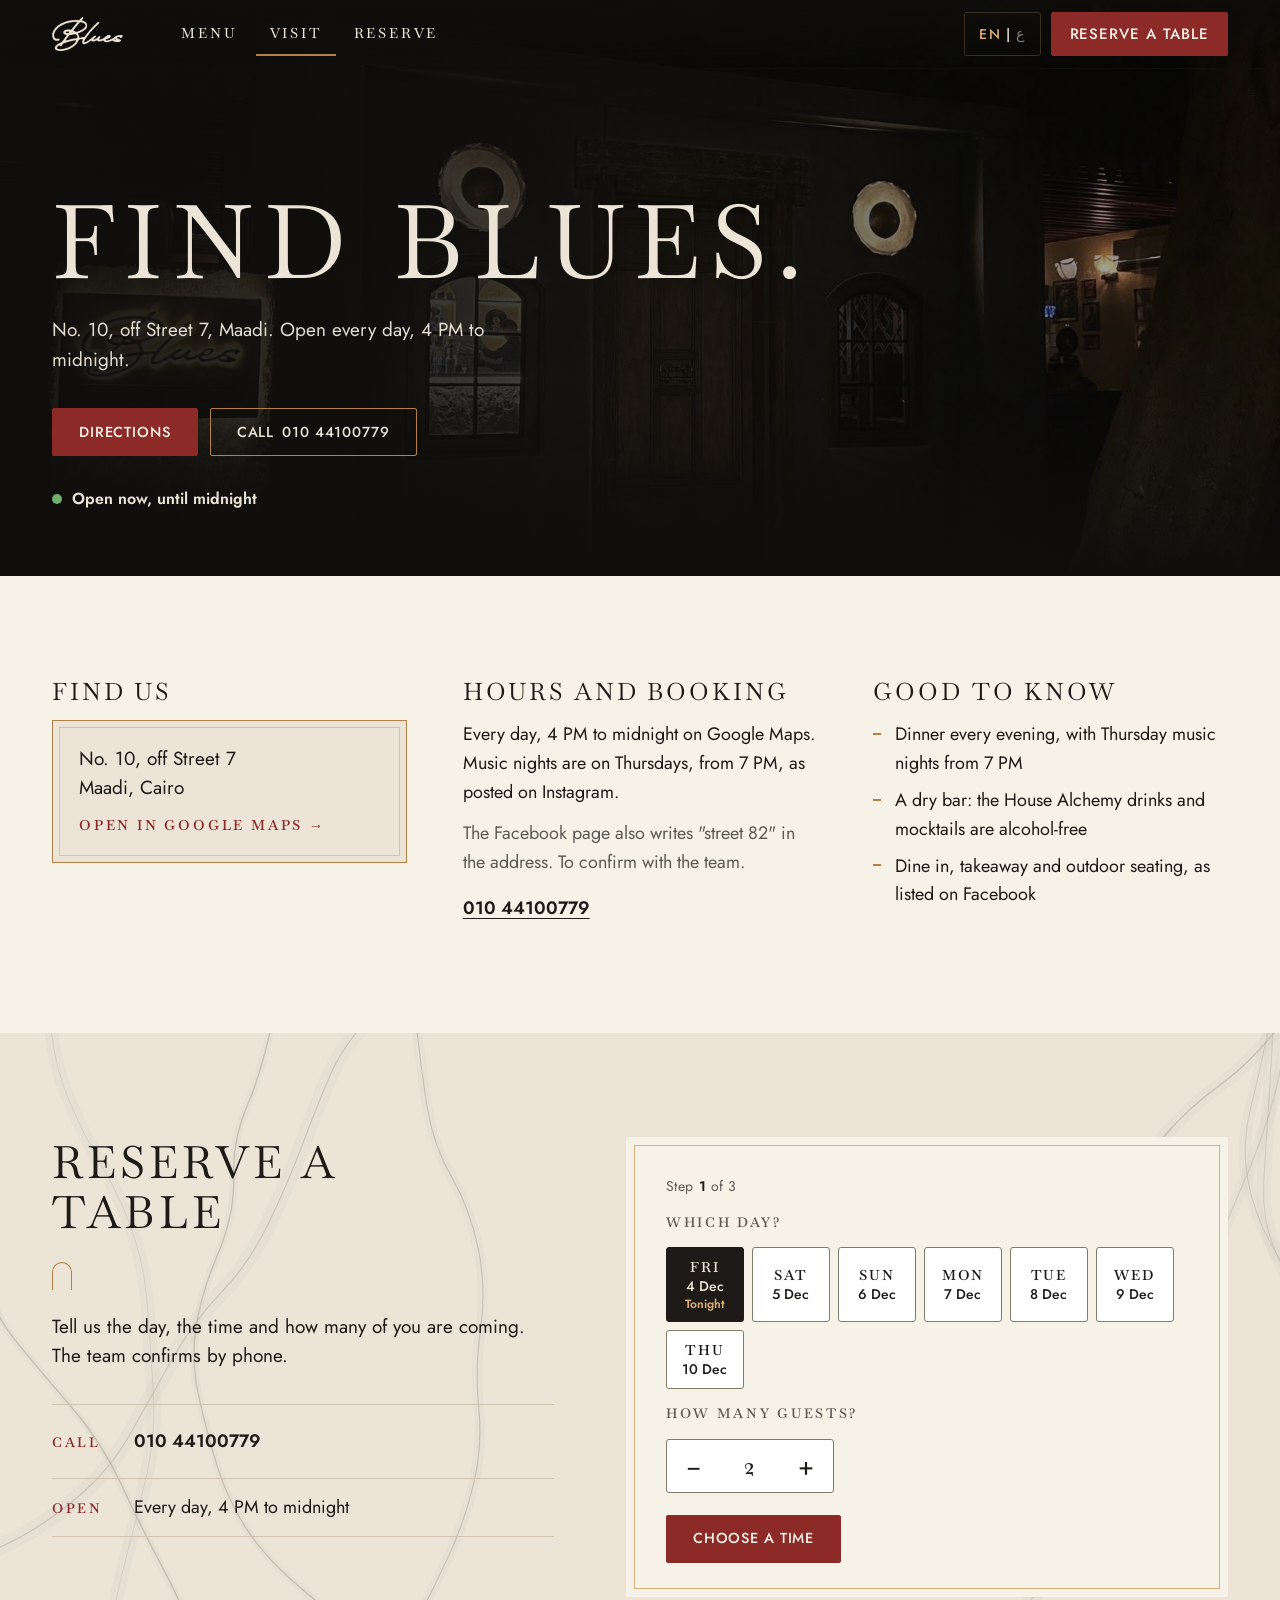
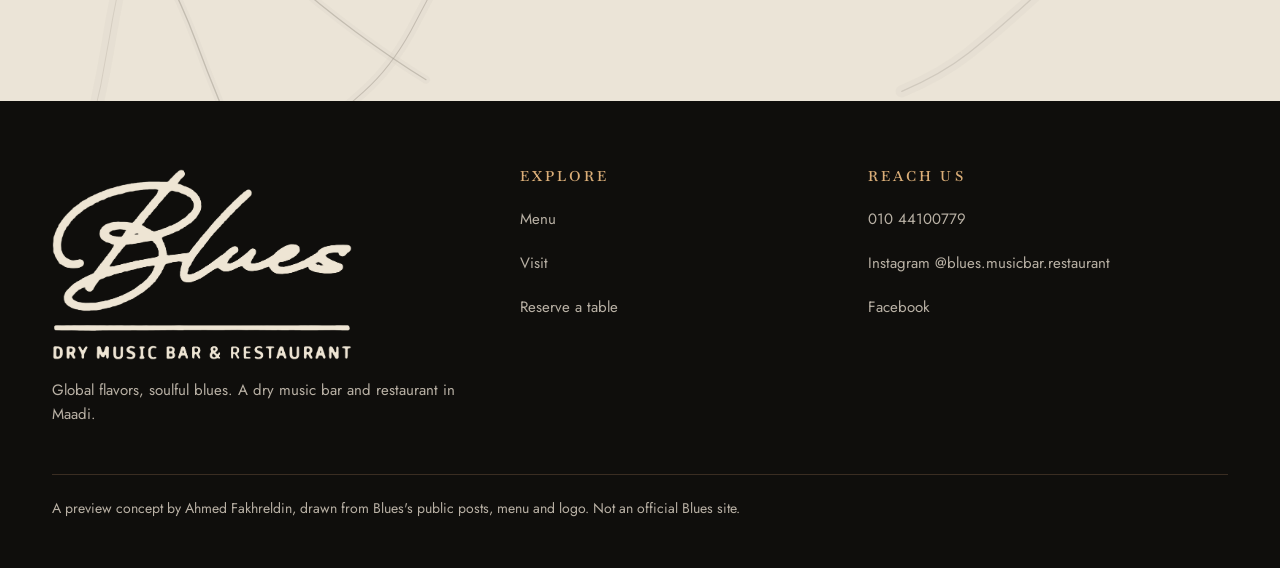
<file: visit.html>
<!doctype html>
<html lang="en"><head><meta charset="utf-8"><meta name="viewport" content="width=device-width,initial-scale=1">
<title>Visit | Blues</title>
<meta name="description" content="Where to find Blues in Maadi: address, hours, phone, directions and how to reserve."><meta name="theme-color" content="#0F0E0C"><meta name="robots" content="noindex">
<meta property="og:type" content="website"><meta property="og:site_name" content="Blues"><meta property="og:title" content="Visit | Blues"><meta property="og:description" content="Where to find Blues in Maadi: address, hours, phone, directions and how to reserve."><meta property="og:image" content="https://ahmedfakhr1.github.io/blues-preview/img/blues/og.jpg"><meta property="og:image:width" content="1200"><meta property="og:image:height" content="630"><meta property="og:url" content="https://ahmedfakhr1.github.io/blues-preview/visit.html">
<meta name="twitter:card" content="summary_large_image"><meta name="twitter:title" content="Visit | Blues"><meta name="twitter:description" content="Where to find Blues in Maadi: address, hours, phone, directions and how to reserve."><meta name="twitter:image" content="https://ahmedfakhr1.github.io/blues-preview/img/blues/og.jpg">
<link rel="icon" type="image/png" href="img/blues/icon.png"><link rel="apple-touch-icon" href="img/blues/icon.png">
<script>(function(d){var s=d.documentElement;s.classList.add("js");try{if(localStorage.getItem("nx-lang")==="ar"){s.lang="ar";s.dir="rtl"}if(false&&!sessionStorage.getItem("nx-arr")&&!/nocurtain/.test(location.search)&&!matchMedia("(prefers-reduced-motion: reduce)").matches){s.classList.add("arrive");sessionStorage.setItem("nx-arr","1")}}catch(x){}})(document)</script>
<link rel="stylesheet" href="fonts.css"><link rel="stylesheet" href="site.css"></head><body data-open="960" data-close="0" data-open-text="Open now, until midnight" data-closed-text="Closed now, opens at 4 PM" data-open-text-ar="مفتوح الآن حتى منتصف الليل" data-closed-text-ar="مغلق الآن، نفتح الساعة 4 مساءً" data-wa="">
<a class="skip" href="#main" data-ar="انتقل إلى المحتوى">Skip to content</a><header class="hdr hdr--over"><div class="wrap">
 <a class="brand" href="index.html" aria-label="Blues, home"><img src="img/blues/mark-cream.png" alt="Blues" width="71" height="34"></a>
 <nav class="nav" aria-label="Main"><a href="menu.html" data-ar="القائمة">Menu</a><a href="visit.html" aria-current="page" data-ar="زيارتنا">Visit</a><a href="index.html#reserve" data-ar="احجز">Reserve</a></nav>
 <div class="hr"><button class="lang js-lang" type="button" aria-label="العربية"><span class="l-en">EN</span> | <span class="l-ar">ع</span></button><a class="btn sm" href="index.html#reserve" data-ar="احجز طاولة">Reserve a table</a></div>
 <button class="burger" type="button" aria-expanded="false" aria-controls="mnav" aria-label="Open menu"><i></i><i></i><i></i></button>
</div></header>
<nav class="mnav" id="mnav" aria-label="Menu"><a href="menu.html" data-ar="القائمة">Menu</a><a href="visit.html" data-ar="زيارتنا">Visit</a><a href="index.html#reserve" data-ar="احجز طاولة">Reserve a table</a><a href="https://www.instagram.com/blues.musicbar.restaurant/" target="_blank" rel="noopener" data-ar="إنستجرام">Instagram</a>
 <button class="lang js-lang mlang" type="button" aria-label="العربية"><span class="l-en">EN</span> | <span class="l-ar">ع</span></button></nav>
<main id="main">
<section class="vhero"><div class="vbg"><img src="img/blues/full/facade-sign.jpg" alt="" width="1600" height="1200" fetchpriority="high" style="object-position:50% 40%"></div><div class="wrap">
 <div class="copy">
  <h1><span data-ar="أين تجدون بلوز.">Find Blues.</span></h1>
  <p class="lead" data-ar="رقم 10، من شارع 7، المعادي. يومياً من 4 مساءً حتى منتصف الليل.">No. 10, off Street 7, Maadi. Open every day, 4 PM to midnight.</p>
  <div class="cta"><a class="btn" href="https://www.google.com/maps/search/?api=1&query=Blues+Dry+Music+Bar+and+Restaurant+Maadi+Cairo" target="_blank" rel="noopener" data-ar="الاتجاهات">Directions</a><a class="btn ghost" href="tel:+201044100779"><span data-ar="اتصل">Call</span> <bdi>010 44100779</bdi></a></div>
  <p class="status js-status" data-ar="مفتوح يومياً من 4 مساءً حتى منتصف الليل">Open every day, 4 PM to midnight</p>
 </div>
</div></section>

<section class="sec info"><div class="wrap vgrid">
 <div><h3 data-ar="موقعنا">Find us</h3>
  <a class="mapcard" href="https://www.google.com/maps/search/?api=1&query=Blues+Dry+Music+Bar+and+Restaurant+Maadi+Cairo" target="_blank" rel="noopener"><span class="addr"><span data-ar="رقم 10، من شارع 7">No. 10, off Street 7</span><br><span data-ar="المعادي، القاهرة">Maadi, Cairo</span></span><span class="go" data-ar="افتح في خرائط جوجل">Open in Google Maps</span></a></div>
 <div><h3 data-ar="المواعيد والحجز">Hours and booking</h3>
  <p data-ar="يومياً من 4 مساءً حتى منتصف الليل حسب خرائط جوجل. ليالي الموسيقى كل خميس من 7 مساءً كما نُشر على إنستجرام.">Every day, 4 PM to midnight on Google Maps. Music nights are on Thursdays, from 7 PM, as posted on Instagram.</p>
  <p class="soft" data-ar="صفحة فيسبوك تكتب &quot;شارع 82&quot; في العنوان. يُؤكَّد مع الفريق.">The Facebook page also writes &quot;street 82&quot; in the address. To confirm with the team.</p>
  <p><a class="lnk" href="tel:+201044100779">010 44100779</a></p></div>
 <div><h3 data-ar="معلومات مفيدة">Good to know</h3>
  <ul><li data-ar="عشاء كل مساء، وليالي موسيقى كل خميس من 7 مساءً">Dinner every evening, with Thursday music nights from 7 PM</li><li data-ar="بار بدون كحول: مشروبات كيمياء البيت والموكتيل خالية من الكحول">A dry bar: the House Alchemy drinks and mocktails are alcohol-free</li><li data-ar="تناول الطعام في المكان أو تيك أواي أو جلسات خارجية، كما هو مدرج على فيسبوك">Dine in, takeaway and outdoor seating, as listed on Facebook</li></ul></div>
</div></section>

<section class="sec reserve" id="reserve"><svg class="marble" viewBox="0 0 1600 900" preserveAspectRatio="xMidYMid slice" aria-hidden="true" focusable="false"><path d="M515.5,-20.0 Q526.4,79.9 534.3,127.3 Q542.2,174.8 564.7,213.3 Q587.1,251.7 597.6,301.6 Q608.0,351.5 600.8,402.5 Q593.6,453.5 598.4,500.5 Q603.2,547.5 592.7,593.4 Q582.3,639.3 560.9,686.5 Q539.4,733.6 513.5,780.5 Q487.5,827.4 455.1,855.8 Q422.7,884.3 386.8,919.3" fill="none" stroke="#CBC5BA" stroke-width="12.8" stroke-opacity=".16" stroke-linecap="round"/><path d="M515.5,-20.0 Q526.4,79.9 534.3,127.3 Q542.2,174.8 564.7,213.3 Q587.1,251.7 597.6,301.6 Q608.0,351.5 600.8,402.5 Q593.6,453.5 598.4,500.5 Q603.2,547.5 592.7,593.4 Q582.3,639.3 560.9,686.5 Q539.4,733.6 513.5,780.5 Q487.5,827.4 455.1,855.8 Q422.7,884.3 386.8,919.3" fill="none" stroke="#9D968A" stroke-width="1.31" stroke-opacity="0.47" stroke-linecap="round"/><path d="M1619.9,-20.0 Q1600.5,89.4 1586.6,133.7 Q1572.8,178.1 1552.7,224.0 Q1532.5,270.0 1518.2,309.3 Q1503.9,348.6 1496.2,393.4 Q1488.5,438.2 1470.5,488.0 Q1452.6,537.7 1434.9,583.5 Q1417.3,629.2 1373.1,666.6 Q1328.9,703.9 1286.9,742.6 Q1244.8,781.2 1210.8,807.9 Q1176.8,834.6 1127.2,855.8" fill="none" stroke="#CBC5BA" stroke-width="15.5" stroke-opacity=".16" stroke-linecap="round"/><path d="M1619.9,-20.0 Q1600.5,89.4 1586.6,133.7 Q1572.8,178.1 1552.7,224.0 Q1532.5,270.0 1518.2,309.3 Q1503.9,348.6 1496.2,393.4 Q1488.5,438.2 1470.5,488.0 Q1452.6,537.7 1434.9,583.5 Q1417.3,629.2 1373.1,666.6 Q1328.9,703.9 1286.9,742.6 Q1244.8,781.2 1210.8,807.9 Q1176.8,834.6 1127.2,855.8" fill="none" stroke="#9D968A" stroke-width="1.61" stroke-opacity="0.29" stroke-linecap="round"/><path d="M348.8,-20.0 Q329.4,77.4 310.0,121.2 Q290.6,165.0 292.1,211.9 Q293.6,258.8 272.2,309.5 Q250.7,360.2 244.7,402.6 Q238.6,445.0 249.3,491.1 Q259.9,537.2 272.0,575.9 Q284.1,614.5 305.8,649.0 Q327.6,683.5 362.4,714.8 Q397.2,746.2 444.0,781.0 Q490.8,815.7 532.5,841.3" fill="none" stroke="#CBC5BA" stroke-width="10.1" stroke-opacity=".16" stroke-linecap="round"/><path d="M348.8,-20.0 Q329.4,77.4 310.0,121.2 Q290.6,165.0 292.1,211.9 Q293.6,258.8 272.2,309.5 Q250.7,360.2 244.7,402.6 Q238.6,445.0 249.3,491.1 Q259.9,537.2 272.0,575.9 Q284.1,614.5 305.8,649.0 Q327.6,683.5 362.4,714.8 Q397.2,746.2 444.0,781.0 Q490.8,815.7 532.5,841.3" fill="none" stroke="#9D968A" stroke-width="1.52" stroke-opacity="0.48" stroke-linecap="round"/><path d="M489.6,-20.0 Q431.2,43.6 414.6,81.3 Q398.0,119.1 378.4,171.5 Q358.7,223.9 334.5,273.2 Q310.3,322.5 276.1,357.8 Q241.8,393.1 213.6,443.5 Q185.4,493.8 162.6,534.5 Q139.8,575.3 104.3,606.7 Q68.8,638.1 30.5,660.2 Q-7.9,682.3 -64.8,699.0 Q-121.7,715.7 -177.2,729.9" fill="none" stroke="#CBC5BA" stroke-width="20.8" stroke-opacity=".16" stroke-linecap="round"/><path d="M489.6,-20.0 Q431.2,43.6 414.6,81.3 Q398.0,119.1 378.4,171.5 Q358.7,223.9 334.5,273.2 Q310.3,322.5 276.1,357.8 Q241.8,393.1 213.6,443.5 Q185.4,493.8 162.6,534.5 Q139.8,575.3 104.3,606.7 Q68.8,638.1 30.5,660.2 Q-7.9,682.3 -64.8,699.0 Q-121.7,715.7 -177.2,729.9" fill="none" stroke="#9D968A" stroke-width="1.46" stroke-opacity="0.39" stroke-linecap="round"/><path d="M59.1,-20.0 Q64.0,60.8 82.2,106.8 Q100.3,152.9 127.5,199.4 Q154.6,245.9 168.1,288.7 Q181.5,331.5 184.6,376.6 Q187.7,421.8 191.4,477.3 Q195.1,532.8 183.7,583.7 Q172.2,634.7 158.7,684.9 Q145.2,735.1 136.1,792.4 Q127.0,849.6 113.0,905.0 Q98.9,960.5 82.8,1016.0" fill="none" stroke="#CBC5BA" stroke-width="17.1" stroke-opacity=".16" stroke-linecap="round"/><path d="M59.1,-20.0 Q64.0,60.8 82.2,106.8 Q100.3,152.9 127.5,199.4 Q154.6,245.9 168.1,288.7 Q181.5,331.5 184.6,376.6 Q187.7,421.8 191.4,477.3 Q195.1,532.8 183.7,583.7 Q172.2,634.7 158.7,684.9 Q145.2,735.1 136.1,792.4 Q127.0,849.6 113.0,905.0 Q98.9,960.5 82.8,1016.0" fill="none" stroke="#9D968A" stroke-width="1.00" stroke-opacity="0.30" stroke-linecap="round"/><path d="M1631.6,-20.0 Q1578.2,58.8 1530.7,93.5 Q1483.1,128.1 1454.7,162.6 Q1426.4,197.0 1377.4,231.7 Q1328.4,266.4 1281.8,295.2 Q1235.2,323.9 1197.4,349.2 Q1159.7,374.6 1121.2,413.9 Q1082.6,453.2 1040.1,486.4 Q997.7,519.6 961.3,559.2 Q924.8,598.9 888.2,639.9 Q851.6,680.9 823.7,713.8" fill="none" stroke="#CBC5BA" stroke-width="18.1" stroke-opacity=".16" stroke-linecap="round"/><path d="M1631.6,-20.0 Q1578.2,58.8 1530.7,93.5 Q1483.1,128.1 1454.7,162.6 Q1426.4,197.0 1377.4,231.7 Q1328.4,266.4 1281.8,295.2 Q1235.2,323.9 1197.4,349.2 Q1159.7,374.6 1121.2,413.9 Q1082.6,453.2 1040.1,486.4 Q997.7,519.6 961.3,559.2 Q924.8,598.9 888.2,639.9 Q851.6,680.9 823.7,713.8" fill="none" stroke="#9D968A" stroke-width="1.56" stroke-opacity="0.47" stroke-linecap="round"/><path d="M1595.0,-20.0 Q1576.1,77.0 1564.0,123.5 Q1551.8,169.9 1559.2,213.2 Q1566.5,256.4 1588.5,296.4 Q1610.6,336.4 1645.9,367.1 Q1681.3,397.7 1715.9,424.6 Q1750.5,451.4 1801.7,477.0 Q1852.8,502.7 1893.7,529.2 Q1934.6,555.8 1965.7,601.2 Q1996.8,646.6 2042.5,679.6 Q2088.1,712.5 2130.1,744.6" fill="none" stroke="#CBC5BA" stroke-width="14.9" stroke-opacity=".16" stroke-linecap="round"/><path d="M1595.0,-20.0 Q1576.1,77.0 1564.0,123.5 Q1551.8,169.9 1559.2,213.2 Q1566.5,256.4 1588.5,296.4 Q1610.6,336.4 1645.9,367.1 Q1681.3,397.7 1715.9,424.6 Q1750.5,451.4 1801.7,477.0 Q1852.8,502.7 1893.7,529.2 Q1934.6,555.8 1965.7,601.2 Q1996.8,646.6 2042.5,679.6 Q2088.1,712.5 2130.1,744.6" fill="none" stroke="#9D968A" stroke-width="1.16" stroke-opacity="0.38" stroke-linecap="round"/><path d="M1593.7,-20.0 Q1588.3,88.3 1585.3,130.3 Q1582.4,172.4 1579.7,219.5 Q1577.0,266.6 1594.2,306.1 Q1611.5,345.7 1639.6,389.1 Q1667.8,432.5 1688.7,475.6 Q1709.7,518.8 1727.3,558.4 Q1744.8,598.0 1750.8,642.5 Q1756.9,687.0 1758.1,744.5 Q1759.4,801.9 1756.6,852.9 Q1753.7,903.9 1742.0,943.6" fill="none" stroke="#CBC5BA" stroke-width="17.8" stroke-opacity=".16" stroke-linecap="round"/><path d="M1593.7,-20.0 Q1588.3,88.3 1585.3,130.3 Q1582.4,172.4 1579.7,219.5 Q1577.0,266.6 1594.2,306.1 Q1611.5,345.7 1639.6,389.1 Q1667.8,432.5 1688.7,475.6 Q1709.7,518.8 1727.3,558.4 Q1744.8,598.0 1750.8,642.5 Q1756.9,687.0 1758.1,744.5 Q1759.4,801.9 1756.6,852.9 Q1753.7,903.9 1742.0,943.6" fill="none" stroke="#9D968A" stroke-width="0.86" stroke-opacity="0.47" stroke-linecap="round"/><path d="M-6.5,-20.0 Q-21.7,63.6 -26.7,122.5 Q-31.6,181.5 -28.6,235.0 Q-25.6,288.5 -18.4,334.1 Q-11.3,379.7 18.8,416.7 Q48.9,453.7 88.0,498.8 Q127.0,543.8 151.5,596.9 Q176.0,650.0 201.8,698.3 Q227.6,746.5 245.0,793.6 Q262.4,840.7 283.3,889.6 Q304.2,938.4 314.1,996.0" fill="none" stroke="#CBC5BA" stroke-width="9.7" stroke-opacity=".16" stroke-linecap="round"/><path d="M-6.5,-20.0 Q-21.7,63.6 -26.7,122.5 Q-31.6,181.5 -28.6,235.0 Q-25.6,288.5 -18.4,334.1 Q-11.3,379.7 18.8,416.7 Q48.9,453.7 88.0,498.8 Q127.0,543.8 151.5,596.9 Q176.0,650.0 201.8,698.3 Q227.6,746.5 245.0,793.6 Q262.4,840.7 283.3,889.6 Q304.2,938.4 314.1,996.0" fill="none" stroke="#9D968A" stroke-width="1.63" stroke-opacity="0.48" stroke-linecap="round"/></svg><div class="wrap">
 <div class="rcopy">
  <h2 data-ar="احجز طاولة">Reserve a table</h2><span class="rule"></span>
  <p class="lead" data-ar="اختر اليوم وعدد الضيوف والوقت، وسيؤكد الفريق الحجز معك بالهاتف.">Tell us the day, the time and how many of you are coming. The team confirms by phone.</p>
  <ul class="ways"><li><span data-ar="اتصل">Call</span><a href="tel:+201044100779">010 44100779</a></li><li><span data-ar="المواعيد">Open</span><i data-ar="يومياً من 4 مساءً حتى منتصف الليل" style="font-style:normal">Every day, 4 PM to midnight</i></li></ul>
 </div>
 <form class="rform rflow js-rflow" id="rform" novalidate data-from="960" data-to="1380" data-mode="call">
  <p class="rstep" aria-live="polite"><span class="js-stepl">Step</span> <b class="js-stepno">1</b> <span class="js-stepof">of</span> 3</p>
  <div class="rpane" data-step="1">
   <p class="rlab" data-ar="أي يوم؟">Which day?</p>
   <div class="chiprow js-days" role="group" aria-label="Day"></div>
   <p class="rlab" data-ar="كم عدد الضيوف؟">How many guests?</p>
   <div class="stepper"><button type="button" class="js-minus" aria-label="Fewer guests">&minus;</button><output class="js-gn" aria-live="polite">2</output><button type="button" class="js-plus" aria-label="More guests">+</button></div>
   <div class="rnav"><button class="btn js-to2" type="button" data-ar="اختر الوقت">Choose a time</button></div>
  </div>
  <div class="rpane" data-step="2" hidden>
   <p class="rlab" data-ar="ما الوقت المناسب؟">What time?</p>
   <div class="chiprow js-times" role="group" aria-label="Time"></div>
   <p class="rerr js-nofree" hidden></p>
   <div class="rnav"><button class="btn ghost back" type="button" data-ar="رجوع">Back</button><button class="btn js-to3" type="button" disabled data-ar="متابعة">Continue</button></div>
  </div>
  <div class="rpane" data-step="3" hidden>
   <p class="rsum js-sum" aria-live="polite"></p>
   <div class="two"><div class="fld"><label for="rf-name" data-ar="الاسم">Name</label><input id="rf-name" name="name" autocomplete="name" required></div><div class="fld"><label for="rf-phone" data-ar="الهاتف">Phone</label><input id="rf-phone" name="phone" type="tel" autocomplete="tel" inputmode="tel" required></div></div>
   <div class="chiprow oc" role="group" aria-label="Occasion"><button type="button" class="ochip" aria-pressed="false" data-v="Birthday" data-ar="عيد ميلاد">Birthday</button><button type="button" class="ochip" aria-pressed="false" data-v="Anniversary" data-ar="ذكرى سنوية">Anniversary</button><button type="button" class="ochip" aria-pressed="false" data-v="Business" data-ar="عمل">Business</button></div>
   <div class="fld"><label for="rf-notes" data-ar="مناسبة أو ملاحظات (اختياري)">Occasion or notes (optional)</label><textarea id="rf-notes" name="notes" rows="2"></textarea></div>
   <p class="rerr" id="rf-err" role="alert" hidden></p>
   <div class="rnav"><button class="btn ghost back" type="button" data-ar="رجوع">Back</button><button class="btn js-send" type="submit">Send request</button></div>
   <p class="fine" data-ar="في هذه النسخة التجريبية يبقى الطلب في هذه الصفحة وتتصل بالمطعم للتأكيد. في الموقع الحقيقي يصل الطلب مباشرة إلى قائمة الحجوزات.">In this preview, the request stays on this page and you call the restaurant to confirm. On the real site it goes straight to the reservations list.</p>
   <a class="js-mail" href="tel:+201044100779" hidden tabindex="-1" aria-hidden="true">call</a>
  </div>
    <div class="rdone js-done" hidden>
   <p class="rsum js-donesum" aria-live="polite"></p>
   <p class="js-donehint"></p>
   <div class="rnav"><a class="btn" href="tel:+201044100779"><span data-ar="اتصل">Call</span> <bdi>010 44100779</bdi></a><button class="btn ghost js-edit" type="button" data-ar="تعديل الطلب">Change request</button></div>
  </div>

  <noscript><p class="fine">Please call 010 44100779 to book.</p></noscript>
 </form>
</div></section>
</main><footer class="ftr"><div class="wrap">
 <div><img src="img/blues/logo-cream.png" alt="Blues, Dry Music Bar &amp; Restaurant" width="320" height="205"><p style="margin-top:18px" data-ar="نكهات من حول العالم وإيقاع البلوز. بار موسيقي وبدون كحول ومطعم في المعادي.">Global flavors, soulful blues. A dry music bar and restaurant in Maadi.</p></div>
 <div><h4 data-ar="تصفّح">Explore</h4><ul><li><a href="menu.html" data-ar="القائمة">Menu</a></li><li><a href="visit.html" data-ar="زيارتنا">Visit</a></li><li><a href="index.html#reserve" data-ar="احجز طاولة">Reserve a table</a></li></ul></div>
 <div><h4 data-ar="تواصل معنا">Reach us</h4><ul><li><a href="tel:+201044100779">010 44100779</a></li><li><a href="https://www.instagram.com/blues.musicbar.restaurant/" target="_blank" rel="noopener">Instagram @blues.musicbar.restaurant</a></li><li><a href="https://www.facebook.com/p/Blues-Dry-Music-Bar-Restaurant-61585553831570" target="_blank" rel="noopener">Facebook</a></li></ul></div>
 <p class="fine" data-ar="فكرة تصميم أولية من أحمد فخر الدين، مبنية على منشورات بلوز وقائمته وشعاره. هذا ليس الموقع الرسمي لـبلوز.">A preview concept by Ahmed Fakhreldin, drawn from Blues's public posts, menu and logo. Not an official Blues site.</p>
</div></footer><nav class="mbar" aria-label="Quick actions"><a class="main" href="index.html#reserve" data-ar="احجز">Reserve</a><a href="menu.html" data-ar="القائمة">Menu</a><a href="tel:+201044100779" data-ar="اتصل">Call</a></nav><div class="toast" role="status" aria-live="polite"></div><script src="app.js"></script></body></html>
</file>
<file: fonts.css>
/* latin-ext */
@font-face {
  font-family: 'Antonio';
  font-style: normal;
  font-weight: 300;
  font-display: swap;
  src: url(fonts/c0c201a4a9ea.woff2) format('woff2');
  unicode-range: U+0100-02BA, U+02BD-02C5, U+02C7-02CC, U+02CE-02D7, U+02DD-02FF, U+0304, U+0308, U+0329, U+1D00-1DBF, U+1E00-1E9F, U+1EF2-1EFF, U+2020, U+20A0-20AB, U+20AD-20C0, U+2113, U+2C60-2C7F, U+A720-A7FF;
}
/* latin */
@font-face {
  font-family: 'Antonio';
  font-style: normal;
  font-weight: 300;
  font-display: swap;
  src: url(fonts/6b497ad16e94.woff2) format('woff2');
  unicode-range: U+0000-00FF, U+0131, U+0152-0153, U+02BB-02BC, U+02C6, U+02DA, U+02DC, U+0304, U+0308, U+0329, U+2000-206F, U+20AC, U+2122, U+2191, U+2193, U+2212, U+2215, U+FEFF, U+FFFD;
}
/* latin-ext */
@font-face {
  font-family: 'Antonio';
  font-style: normal;
  font-weight: 400;
  font-display: swap;
  src: url(fonts/c0c201a4a9ea.woff2) format('woff2');
  unicode-range: U+0100-02BA, U+02BD-02C5, U+02C7-02CC, U+02CE-02D7, U+02DD-02FF, U+0304, U+0308, U+0329, U+1D00-1DBF, U+1E00-1E9F, U+1EF2-1EFF, U+2020, U+20A0-20AB, U+20AD-20C0, U+2113, U+2C60-2C7F, U+A720-A7FF;
}
/* latin */
@font-face {
  font-family: 'Antonio';
  font-style: normal;
  font-weight: 400;
  font-display: swap;
  src: url(fonts/6b497ad16e94.woff2) format('woff2');
  unicode-range: U+0000-00FF, U+0131, U+0152-0153, U+02BB-02BC, U+02C6, U+02DA, U+02DC, U+0304, U+0308, U+0329, U+2000-206F, U+20AC, U+2122, U+2191, U+2193, U+2212, U+2215, U+FEFF, U+FFFD;
}
/* latin-ext */
@font-face {
  font-family: 'Antonio';
  font-style: normal;
  font-weight: 500;
  font-display: swap;
  src: url(fonts/c0c201a4a9ea.woff2) format('woff2');
  unicode-range: U+0100-02BA, U+02BD-02C5, U+02C7-02CC, U+02CE-02D7, U+02DD-02FF, U+0304, U+0308, U+0329, U+1D00-1DBF, U+1E00-1E9F, U+1EF2-1EFF, U+2020, U+20A0-20AB, U+20AD-20C0, U+2113, U+2C60-2C7F, U+A720-A7FF;
}
/* latin */
@font-face {
  font-family: 'Antonio';
  font-style: normal;
  font-weight: 500;
  font-display: swap;
  src: url(fonts/6b497ad16e94.woff2) format('woff2');
  unicode-range: U+0000-00FF, U+0131, U+0152-0153, U+02BB-02BC, U+02C6, U+02DA, U+02DC, U+0304, U+0308, U+0329, U+2000-206F, U+20AC, U+2122, U+2191, U+2193, U+2212, U+2215, U+FEFF, U+FFFD;
}
/* latin-ext */
@font-face {
  font-family: 'Antonio';
  font-style: normal;
  font-weight: 600;
  font-display: swap;
  src: url(fonts/c0c201a4a9ea.woff2) format('woff2');
  unicode-range: U+0100-02BA, U+02BD-02C5, U+02C7-02CC, U+02CE-02D7, U+02DD-02FF, U+0304, U+0308, U+0329, U+1D00-1DBF, U+1E00-1E9F, U+1EF2-1EFF, U+2020, U+20A0-20AB, U+20AD-20C0, U+2113, U+2C60-2C7F, U+A720-A7FF;
}
/* latin */
@font-face {
  font-family: 'Antonio';
  font-style: normal;
  font-weight: 600;
  font-display: swap;
  src: url(fonts/6b497ad16e94.woff2) format('woff2');
  unicode-range: U+0000-00FF, U+0131, U+0152-0153, U+02BB-02BC, U+02C6, U+02DA, U+02DC, U+0304, U+0308, U+0329, U+2000-206F, U+20AC, U+2122, U+2191, U+2193, U+2212, U+2215, U+FEFF, U+FFFD;
}
/* cyrillic-ext */
@font-face {
  font-family: 'Hanken Grotesk';
  font-style: normal;
  font-weight: 400;
  font-display: swap;
  src: url(fonts/00849f11728e.woff2) format('woff2');
  unicode-range: U+0460-052F, U+1C80-1C8A, U+20B4, U+2DE0-2DFF, U+A640-A69F, U+FE2E-FE2F;
}
/* vietnamese */
@font-face {
  font-family: 'Hanken Grotesk';
  font-style: normal;
  font-weight: 400;
  font-display: swap;
  src: url(fonts/e98c510959ab.woff2) format('woff2');
  unicode-range: U+0102-0103, U+0110-0111, U+0128-0129, U+0168-0169, U+01A0-01A1, U+01AF-01B0, U+0300-0301, U+0303-0304, U+0308-0309, U+0323, U+0329, U+1EA0-1EF9, U+20AB;
}
/* latin-ext */
@font-face {
  font-family: 'Hanken Grotesk';
  font-style: normal;
  font-weight: 400;
  font-display: swap;
  src: url(fonts/af150b918157.woff2) format('woff2');
  unicode-range: U+0100-02BA, U+02BD-02C5, U+02C7-02CC, U+02CE-02D7, U+02DD-02FF, U+0304, U+0308, U+0329, U+1D00-1DBF, U+1E00-1E9F, U+1EF2-1EFF, U+2020, U+20A0-20AB, U+20AD-20C0, U+2113, U+2C60-2C7F, U+A720-A7FF;
}
/* latin */
@font-face {
  font-family: 'Hanken Grotesk';
  font-style: normal;
  font-weight: 400;
  font-display: swap;
  src: url(fonts/60503460da53.woff2) format('woff2');
  unicode-range: U+0000-00FF, U+0131, U+0152-0153, U+02BB-02BC, U+02C6, U+02DA, U+02DC, U+0304, U+0308, U+0329, U+2000-206F, U+20AC, U+2122, U+2191, U+2193, U+2212, U+2215, U+FEFF, U+FFFD;
}
/* cyrillic-ext */
@font-face {
  font-family: 'Hanken Grotesk';
  font-style: normal;
  font-weight: 500;
  font-display: swap;
  src: url(fonts/00849f11728e.woff2) format('woff2');
  unicode-range: U+0460-052F, U+1C80-1C8A, U+20B4, U+2DE0-2DFF, U+A640-A69F, U+FE2E-FE2F;
}
/* vietnamese */
@font-face {
  font-family: 'Hanken Grotesk';
  font-style: normal;
  font-weight: 500;
  font-display: swap;
  src: url(fonts/e98c510959ab.woff2) format('woff2');
  unicode-range: U+0102-0103, U+0110-0111, U+0128-0129, U+0168-0169, U+01A0-01A1, U+01AF-01B0, U+0300-0301, U+0303-0304, U+0308-0309, U+0323, U+0329, U+1EA0-1EF9, U+20AB;
}
/* latin-ext */
@font-face {
  font-family: 'Hanken Grotesk';
  font-style: normal;
  font-weight: 500;
  font-display: swap;
  src: url(fonts/af150b918157.woff2) format('woff2');
  unicode-range: U+0100-02BA, U+02BD-02C5, U+02C7-02CC, U+02CE-02D7, U+02DD-02FF, U+0304, U+0308, U+0329, U+1D00-1DBF, U+1E00-1E9F, U+1EF2-1EFF, U+2020, U+20A0-20AB, U+20AD-20C0, U+2113, U+2C60-2C7F, U+A720-A7FF;
}
/* latin */
@font-face {
  font-family: 'Hanken Grotesk';
  font-style: normal;
  font-weight: 500;
  font-display: swap;
  src: url(fonts/60503460da53.woff2) format('woff2');
  unicode-range: U+0000-00FF, U+0131, U+0152-0153, U+02BB-02BC, U+02C6, U+02DA, U+02DC, U+0304, U+0308, U+0329, U+2000-206F, U+20AC, U+2122, U+2191, U+2193, U+2212, U+2215, U+FEFF, U+FFFD;
}
/* cyrillic-ext */
@font-face {
  font-family: 'Hanken Grotesk';
  font-style: normal;
  font-weight: 600;
  font-display: swap;
  src: url(fonts/00849f11728e.woff2) format('woff2');
  unicode-range: U+0460-052F, U+1C80-1C8A, U+20B4, U+2DE0-2DFF, U+A640-A69F, U+FE2E-FE2F;
}
/* vietnamese */
@font-face {
  font-family: 'Hanken Grotesk';
  font-style: normal;
  font-weight: 600;
  font-display: swap;
  src: url(fonts/e98c510959ab.woff2) format('woff2');
  unicode-range: U+0102-0103, U+0110-0111, U+0128-0129, U+0168-0169, U+01A0-01A1, U+01AF-01B0, U+0300-0301, U+0303-0304, U+0308-0309, U+0323, U+0329, U+1EA0-1EF9, U+20AB;
}
/* latin-ext */
@font-face {
  font-family: 'Hanken Grotesk';
  font-style: normal;
  font-weight: 600;
  font-display: swap;
  src: url(fonts/af150b918157.woff2) format('woff2');
  unicode-range: U+0100-02BA, U+02BD-02C5, U+02C7-02CC, U+02CE-02D7, U+02DD-02FF, U+0304, U+0308, U+0329, U+1D00-1DBF, U+1E00-1E9F, U+1EF2-1EFF, U+2020, U+20A0-20AB, U+20AD-20C0, U+2113, U+2C60-2C7F, U+A720-A7FF;
}
/* latin */
@font-face {
  font-family: 'Hanken Grotesk';
  font-style: normal;
  font-weight: 600;
  font-display: swap;
  src: url(fonts/60503460da53.woff2) format('woff2');
  unicode-range: U+0000-00FF, U+0131, U+0152-0153, U+02BB-02BC, U+02C6, U+02DA, U+02DC, U+0304, U+0308, U+0329, U+2000-206F, U+20AC, U+2122, U+2191, U+2193, U+2212, U+2215, U+FEFF, U+FFFD;
}
/* cyrillic-ext */
@font-face {
  font-family: 'Hanken Grotesk';
  font-style: normal;
  font-weight: 700;
  font-display: swap;
  src: url(fonts/00849f11728e.woff2) format('woff2');
  unicode-range: U+0460-052F, U+1C80-1C8A, U+20B4, U+2DE0-2DFF, U+A640-A69F, U+FE2E-FE2F;
}
/* vietnamese */
@font-face {
  font-family: 'Hanken Grotesk';
  font-style: normal;
  font-weight: 700;
  font-display: swap;
  src: url(fonts/e98c510959ab.woff2) format('woff2');
  unicode-range: U+0102-0103, U+0110-0111, U+0128-0129, U+0168-0169, U+01A0-01A1, U+01AF-01B0, U+0300-0301, U+0303-0304, U+0308-0309, U+0323, U+0329, U+1EA0-1EF9, U+20AB;
}
/* latin-ext */
@font-face {
  font-family: 'Hanken Grotesk';
  font-style: normal;
  font-weight: 700;
  font-display: swap;
  src: url(fonts/af150b918157.woff2) format('woff2');
  unicode-range: U+0100-02BA, U+02BD-02C5, U+02C7-02CC, U+02CE-02D7, U+02DD-02FF, U+0304, U+0308, U+0329, U+1D00-1DBF, U+1E00-1E9F, U+1EF2-1EFF, U+2020, U+20A0-20AB, U+20AD-20C0, U+2113, U+2C60-2C7F, U+A720-A7FF;
}
/* latin */
@font-face {
  font-family: 'Hanken Grotesk';
  font-style: normal;
  font-weight: 700;
  font-display: swap;
  src: url(fonts/60503460da53.woff2) format('woff2');
  unicode-range: U+0000-00FF, U+0131, U+0152-0153, U+02BB-02BC, U+02C6, U+02DA, U+02DC, U+0304, U+0308, U+0329, U+2000-206F, U+20AC, U+2122, U+2191, U+2193, U+2212, U+2215, U+FEFF, U+FFFD;
}
/* vietnamese */
@font-face {
  font-family: 'Newsreader';
  font-style: italic;
  font-weight: 400;
  font-display: swap;
  src: url(fonts/bff6159ff1e2.woff2) format('woff2');
  unicode-range: U+0102-0103, U+0110-0111, U+0128-0129, U+0168-0169, U+01A0-01A1, U+01AF-01B0, U+0300-0301, U+0303-0304, U+0308-0309, U+0323, U+0329, U+1EA0-1EF9, U+20AB;
}
/* latin-ext */
@font-face {
  font-family: 'Newsreader';
  font-style: italic;
  font-weight: 400;
  font-display: swap;
  src: url(fonts/c62bdcbb62e4.woff2) format('woff2');
  unicode-range: U+0100-02BA, U+02BD-02C5, U+02C7-02CC, U+02CE-02D7, U+02DD-02FF, U+0304, U+0308, U+0329, U+1D00-1DBF, U+1E00-1E9F, U+1EF2-1EFF, U+2020, U+20A0-20AB, U+20AD-20C0, U+2113, U+2C60-2C7F, U+A720-A7FF;
}
/* latin */
@font-face {
  font-family: 'Newsreader';
  font-style: italic;
  font-weight: 400;
  font-display: swap;
  src: url(fonts/84f4aa1199c1.woff2) format('woff2');
  unicode-range: U+0000-00FF, U+0131, U+0152-0153, U+02BB-02BC, U+02C6, U+02DA, U+02DC, U+0304, U+0308, U+0329, U+2000-206F, U+20AC, U+2122, U+2191, U+2193, U+2212, U+2215, U+FEFF, U+FFFD;
}
/* vietnamese */
@font-face {
  font-family: 'Newsreader';
  font-style: italic;
  font-weight: 500;
  font-display: swap;
  src: url(fonts/bff6159ff1e2.woff2) format('woff2');
  unicode-range: U+0102-0103, U+0110-0111, U+0128-0129, U+0168-0169, U+01A0-01A1, U+01AF-01B0, U+0300-0301, U+0303-0304, U+0308-0309, U+0323, U+0329, U+1EA0-1EF9, U+20AB;
}
/* latin-ext */
@font-face {
  font-family: 'Newsreader';
  font-style: italic;
  font-weight: 500;
  font-display: swap;
  src: url(fonts/c62bdcbb62e4.woff2) format('woff2');
  unicode-range: U+0100-02BA, U+02BD-02C5, U+02C7-02CC, U+02CE-02D7, U+02DD-02FF, U+0304, U+0308, U+0329, U+1D00-1DBF, U+1E00-1E9F, U+1EF2-1EFF, U+2020, U+20A0-20AB, U+20AD-20C0, U+2113, U+2C60-2C7F, U+A720-A7FF;
}
/* latin */
@font-face {
  font-family: 'Newsreader';
  font-style: italic;
  font-weight: 500;
  font-display: swap;
  src: url(fonts/84f4aa1199c1.woff2) format('woff2');
  unicode-range: U+0000-00FF, U+0131, U+0152-0153, U+02BB-02BC, U+02C6, U+02DA, U+02DC, U+0304, U+0308, U+0329, U+2000-206F, U+20AC, U+2122, U+2191, U+2193, U+2212, U+2215, U+FEFF, U+FFFD;
}
/* vietnamese */
@font-face {
  font-family: 'Newsreader';
  font-style: normal;
  font-weight: 400;
  font-display: swap;
  src: url(fonts/9d8627ebf0de.woff2) format('woff2');
  unicode-range: U+0102-0103, U+0110-0111, U+0128-0129, U+0168-0169, U+01A0-01A1, U+01AF-01B0, U+0300-0301, U+0303-0304, U+0308-0309, U+0323, U+0329, U+1EA0-1EF9, U+20AB;
}
/* latin-ext */
@font-face {
  font-family: 'Newsreader';
  font-style: normal;
  font-weight: 400;
  font-display: swap;
  src: url(fonts/fcf32aa80be7.woff2) format('woff2');
  unicode-range: U+0100-02BA, U+02BD-02C5, U+02C7-02CC, U+02CE-02D7, U+02DD-02FF, U+0304, U+0308, U+0329, U+1D00-1DBF, U+1E00-1E9F, U+1EF2-1EFF, U+2020, U+20A0-20AB, U+20AD-20C0, U+2113, U+2C60-2C7F, U+A720-A7FF;
}
/* latin */
@font-face {
  font-family: 'Newsreader';
  font-style: normal;
  font-weight: 400;
  font-display: swap;
  src: url(fonts/3dbee31a048d.woff2) format('woff2');
  unicode-range: U+0000-00FF, U+0131, U+0152-0153, U+02BB-02BC, U+02C6, U+02DA, U+02DC, U+0304, U+0308, U+0329, U+2000-206F, U+20AC, U+2122, U+2191, U+2193, U+2212, U+2215, U+FEFF, U+FFFD;
}

/* arabic */
/* arabic */
@font-face {
  font-family: 'El Messiri';
  font-style: normal;
  font-weight: 400;
  font-display: swap;
  src: url(fonts/26956f8c6b69.woff2) format('woff2');
  unicode-range: U+0600-06FF, U+0750-077F, U+0870-0891, U+0897-08E1, U+08E3-08FF, U+200C-200E, U+2010-2011, U+204F, U+2E41, U+FB50-FDFF, U+FE70-FE74, U+FE76-FEFC, U+102E0-102FB, U+10E60-10E7E, U+10EC2-10EC7, U+10EC9-10EEE, U+10EF0-10EFF, U+1EE00-1EE03, U+1EE05-1EE1F, U+1EE21-1EE22, U+1EE24, U+1EE27, U+1EE29-1EE32, U+1EE34-1EE37, U+1EE39, U+1EE3B, U+1EE42, U+1EE47, U+1EE49, U+1EE4B, U+1EE4D-1EE4F, U+1EE51-1EE52, U+1EE54, U+1EE57, U+1EE59, U+1EE5B, U+1EE5D, U+1EE5F, U+1EE61-1EE62, U+1EE64, U+1EE67-1EE6A, U+1EE6C-1EE72, U+1EE74-1EE77, U+1EE79-1EE7C, U+1EE7E, U+1EE80-1EE89, U+1EE8B-1EE9B, U+1EEA1-1EEA3, U+1EEA5-1EEA9, U+1EEAB-1EEBB, U+1EEF0-1EEF1;
}
/* cyrillic */
@font-face {
  font-family: 'El Messiri';
  font-style: normal;
  font-weight: 400;
  font-display: swap;
  src: url(fonts/5c0c4ea07df1.woff2) format('woff2');
  unicode-range: U+0301, U+0400-045F, U+0490-0491, U+04B0-04B1, U+2116;
}
/* latin-ext */
@font-face {
  font-family: 'El Messiri';
  font-style: normal;
  font-weight: 400;
  font-display: swap;
  src: url(fonts/88ae1c648b15.woff2) format('woff2');
  unicode-range: U+0100-02BA, U+02BD-02C5, U+02C7-02CC, U+02CE-02D7, U+02DD-02FF, U+0304, U+0308, U+0329, U+1D00-1DBF, U+1E00-1E9F, U+1EF2-1EFF, U+2020, U+20A0-20AB, U+20AD-20C4, U+2113, U+2C60-2C7F, U+A720-A7FF;
}
/* latin */
@font-face {
  font-family: 'El Messiri';
  font-style: normal;
  font-weight: 400;
  font-display: swap;
  src: url(fonts/dc54f469ccf0.woff2) format('woff2');
  unicode-range: U+0000-00FF, U+0131, U+0152-0153, U+02BB-02BC, U+02C6, U+02DA, U+02DC, U+0304, U+0308, U+0329, U+2000-206F, U+20AC, U+2122, U+2191, U+2193, U+2212, U+2215, U+FEFF, U+FFFD;
}
/* arabic */
@font-face {
  font-family: 'El Messiri';
  font-style: normal;
  font-weight: 500;
  font-display: swap;
  src: url(fonts/26956f8c6b69.woff2) format('woff2');
  unicode-range: U+0600-06FF, U+0750-077F, U+0870-0891, U+0897-08E1, U+08E3-08FF, U+200C-200E, U+2010-2011, U+204F, U+2E41, U+FB50-FDFF, U+FE70-FE74, U+FE76-FEFC, U+102E0-102FB, U+10E60-10E7E, U+10EC2-10EC7, U+10EC9-10EEE, U+10EF0-10EFF, U+1EE00-1EE03, U+1EE05-1EE1F, U+1EE21-1EE22, U+1EE24, U+1EE27, U+1EE29-1EE32, U+1EE34-1EE37, U+1EE39, U+1EE3B, U+1EE42, U+1EE47, U+1EE49, U+1EE4B, U+1EE4D-1EE4F, U+1EE51-1EE52, U+1EE54, U+1EE57, U+1EE59, U+1EE5B, U+1EE5D, U+1EE5F, U+1EE61-1EE62, U+1EE64, U+1EE67-1EE6A, U+1EE6C-1EE72, U+1EE74-1EE77, U+1EE79-1EE7C, U+1EE7E, U+1EE80-1EE89, U+1EE8B-1EE9B, U+1EEA1-1EEA3, U+1EEA5-1EEA9, U+1EEAB-1EEBB, U+1EEF0-1EEF1;
}
/* cyrillic */
@font-face {
  font-family: 'El Messiri';
  font-style: normal;
  font-weight: 500;
  font-display: swap;
  src: url(fonts/5c0c4ea07df1.woff2) format('woff2');
  unicode-range: U+0301, U+0400-045F, U+0490-0491, U+04B0-04B1, U+2116;
}
/* latin-ext */
@font-face {
  font-family: 'El Messiri';
  font-style: normal;
  font-weight: 500;
  font-display: swap;
  src: url(fonts/88ae1c648b15.woff2) format('woff2');
  unicode-range: U+0100-02BA, U+02BD-02C5, U+02C7-02CC, U+02CE-02D7, U+02DD-02FF, U+0304, U+0308, U+0329, U+1D00-1DBF, U+1E00-1E9F, U+1EF2-1EFF, U+2020, U+20A0-20AB, U+20AD-20C4, U+2113, U+2C60-2C7F, U+A720-A7FF;
}
/* latin */
@font-face {
  font-family: 'El Messiri';
  font-style: normal;
  font-weight: 500;
  font-display: swap;
  src: url(fonts/dc54f469ccf0.woff2) format('woff2');
  unicode-range: U+0000-00FF, U+0131, U+0152-0153, U+02BB-02BC, U+02C6, U+02DA, U+02DC, U+0304, U+0308, U+0329, U+2000-206F, U+20AC, U+2122, U+2191, U+2193, U+2212, U+2215, U+FEFF, U+FFFD;
}
/* arabic */
@font-face {
  font-family: 'El Messiri';
  font-style: normal;
  font-weight: 600;
  font-display: swap;
  src: url(fonts/26956f8c6b69.woff2) format('woff2');
  unicode-range: U+0600-06FF, U+0750-077F, U+0870-0891, U+0897-08E1, U+08E3-08FF, U+200C-200E, U+2010-2011, U+204F, U+2E41, U+FB50-FDFF, U+FE70-FE74, U+FE76-FEFC, U+102E0-102FB, U+10E60-10E7E, U+10EC2-10EC7, U+10EC9-10EEE, U+10EF0-10EFF, U+1EE00-1EE03, U+1EE05-1EE1F, U+1EE21-1EE22, U+1EE24, U+1EE27, U+1EE29-1EE32, U+1EE34-1EE37, U+1EE39, U+1EE3B, U+1EE42, U+1EE47, U+1EE49, U+1EE4B, U+1EE4D-1EE4F, U+1EE51-1EE52, U+1EE54, U+1EE57, U+1EE59, U+1EE5B, U+1EE5D, U+1EE5F, U+1EE61-1EE62, U+1EE64, U+1EE67-1EE6A, U+1EE6C-1EE72, U+1EE74-1EE77, U+1EE79-1EE7C, U+1EE7E, U+1EE80-1EE89, U+1EE8B-1EE9B, U+1EEA1-1EEA3, U+1EEA5-1EEA9, U+1EEAB-1EEBB, U+1EEF0-1EEF1;
}
/* cyrillic */
@font-face {
  font-family: 'El Messiri';
  font-style: normal;
  font-weight: 600;
  font-display: swap;
  src: url(fonts/5c0c4ea07df1.woff2) format('woff2');
  unicode-range: U+0301, U+0400-045F, U+0490-0491, U+04B0-04B1, U+2116;
}
/* latin-ext */
@font-face {
  font-family: 'El Messiri';
  font-style: normal;
  font-weight: 600;
  font-display: swap;
  src: url(fonts/88ae1c648b15.woff2) format('woff2');
  unicode-range: U+0100-02BA, U+02BD-02C5, U+02C7-02CC, U+02CE-02D7, U+02DD-02FF, U+0304, U+0308, U+0329, U+1D00-1DBF, U+1E00-1E9F, U+1EF2-1EFF, U+2020, U+20A0-20AB, U+20AD-20C4, U+2113, U+2C60-2C7F, U+A720-A7FF;
}
/* latin */
@font-face {
  font-family: 'El Messiri';
  font-style: normal;
  font-weight: 600;
  font-display: swap;
  src: url(fonts/dc54f469ccf0.woff2) format('woff2');
  unicode-range: U+0000-00FF, U+0131, U+0152-0153, U+02BB-02BC, U+02C6, U+02DA, U+02DC, U+0304, U+0308, U+0329, U+2000-206F, U+20AC, U+2122, U+2191, U+2193, U+2212, U+2215, U+FEFF, U+FFFD;
}
/* arabic */
@font-face {
  font-family: 'El Messiri';
  font-style: normal;
  font-weight: 700;
  font-display: swap;
  src: url(fonts/26956f8c6b69.woff2) format('woff2');
  unicode-range: U+0600-06FF, U+0750-077F, U+0870-0891, U+0897-08E1, U+08E3-08FF, U+200C-200E, U+2010-2011, U+204F, U+2E41, U+FB50-FDFF, U+FE70-FE74, U+FE76-FEFC, U+102E0-102FB, U+10E60-10E7E, U+10EC2-10EC7, U+10EC9-10EEE, U+10EF0-10EFF, U+1EE00-1EE03, U+1EE05-1EE1F, U+1EE21-1EE22, U+1EE24, U+1EE27, U+1EE29-1EE32, U+1EE34-1EE37, U+1EE39, U+1EE3B, U+1EE42, U+1EE47, U+1EE49, U+1EE4B, U+1EE4D-1EE4F, U+1EE51-1EE52, U+1EE54, U+1EE57, U+1EE59, U+1EE5B, U+1EE5D, U+1EE5F, U+1EE61-1EE62, U+1EE64, U+1EE67-1EE6A, U+1EE6C-1EE72, U+1EE74-1EE77, U+1EE79-1EE7C, U+1EE7E, U+1EE80-1EE89, U+1EE8B-1EE9B, U+1EEA1-1EEA3, U+1EEA5-1EEA9, U+1EEAB-1EEBB, U+1EEF0-1EEF1;
}
/* cyrillic */
@font-face {
  font-family: 'El Messiri';
  font-style: normal;
  font-weight: 700;
  font-display: swap;
  src: url(fonts/5c0c4ea07df1.woff2) format('woff2');
  unicode-range: U+0301, U+0400-045F, U+0490-0491, U+04B0-04B1, U+2116;
}
/* latin-ext */
@font-face {
  font-family: 'El Messiri';
  font-style: normal;
  font-weight: 700;
  font-display: swap;
  src: url(fonts/88ae1c648b15.woff2) format('woff2');
  unicode-range: U+0100-02BA, U+02BD-02C5, U+02C7-02CC, U+02CE-02D7, U+02DD-02FF, U+0304, U+0308, U+0329, U+1D00-1DBF, U+1E00-1E9F, U+1EF2-1EFF, U+2020, U+20A0-20AB, U+20AD-20C4, U+2113, U+2C60-2C7F, U+A720-A7FF;
}
/* latin */
@font-face {
  font-family: 'El Messiri';
  font-style: normal;
  font-weight: 700;
  font-display: swap;
  src: url(fonts/dc54f469ccf0.woff2) format('woff2');
  unicode-range: U+0000-00FF, U+0131, U+0152-0153, U+02BB-02BC, U+02C6, U+02DA, U+02DC, U+0304, U+0308, U+0329, U+2000-206F, U+20AC, U+2122, U+2191, U+2193, U+2212, U+2215, U+FEFF, U+FFFD;
}
/* arabic */
@font-face {
  font-family: 'IBM Plex Sans Arabic';
  font-style: normal;
  font-weight: 400;
  font-display: swap;
  src: url(fonts/00b30da7980e.woff2) format('woff2');
  unicode-range: U+0600-06FF, U+0750-077F, U+0870-0891, U+0897-08E1, U+08E3-08FF, U+200C-200E, U+2010-2011, U+204F, U+2E41, U+FB50-FDFF, U+FE70-FE74, U+FE76-FEFC, U+102E0-102FB, U+10E60-10E7E, U+10EC2-10EC7, U+10EC9-10EEE, U+10EF0-10EFF, U+1EE00-1EE03, U+1EE05-1EE1F, U+1EE21-1EE22, U+1EE24, U+1EE27, U+1EE29-1EE32, U+1EE34-1EE37, U+1EE39, U+1EE3B, U+1EE42, U+1EE47, U+1EE49, U+1EE4B, U+1EE4D-1EE4F, U+1EE51-1EE52, U+1EE54, U+1EE57, U+1EE59, U+1EE5B, U+1EE5D, U+1EE5F, U+1EE61-1EE62, U+1EE64, U+1EE67-1EE6A, U+1EE6C-1EE72, U+1EE74-1EE77, U+1EE79-1EE7C, U+1EE7E, U+1EE80-1EE89, U+1EE8B-1EE9B, U+1EEA1-1EEA3, U+1EEA5-1EEA9, U+1EEAB-1EEBB, U+1EEF0-1EEF1;
}
/* cyrillic-ext */
@font-face {
  font-family: 'IBM Plex Sans Arabic';
  font-style: normal;
  font-weight: 400;
  font-display: swap;
  src: url(fonts/20f3cd789211.woff2) format('woff2');
  unicode-range: U+0460-052F, U+1C80-1C8A, U+20B4, U+2DE0-2DFF, U+A640-A69F, U+FE2E-FE2F;
}
/* latin-ext */
@font-face {
  font-family: 'IBM Plex Sans Arabic';
  font-style: normal;
  font-weight: 400;
  font-display: swap;
  src: url(fonts/cd801fd7fba4.woff2) format('woff2');
  unicode-range: U+0100-02BA, U+02BD-02C5, U+02C7-02CC, U+02CE-02D7, U+02DD-02FF, U+0304, U+0308, U+0329, U+1D00-1DBF, U+1E00-1E9F, U+1EF2-1EFF, U+2020, U+20A0-20AB, U+20AD-20C4, U+2113, U+2C60-2C7F, U+A720-A7FF;
}
/* latin */
@font-face {
  font-family: 'IBM Plex Sans Arabic';
  font-style: normal;
  font-weight: 400;
  font-display: swap;
  src: url(fonts/b9f68601ff99.woff2) format('woff2');
  unicode-range: U+0000-00FF, U+0131, U+0152-0153, U+02BB-02BC, U+02C6, U+02DA, U+02DC, U+0304, U+0308, U+0329, U+2000-206F, U+20AC, U+2122, U+2191, U+2193, U+2212, U+2215, U+FEFF, U+FFFD;
}
/* arabic */
@font-face {
  font-family: 'IBM Plex Sans Arabic';
  font-style: normal;
  font-weight: 500;
  font-display: swap;
  src: url(fonts/32d758561b22.woff2) format('woff2');
  unicode-range: U+0600-06FF, U+0750-077F, U+0870-0891, U+0897-08E1, U+08E3-08FF, U+200C-200E, U+2010-2011, U+204F, U+2E41, U+FB50-FDFF, U+FE70-FE74, U+FE76-FEFC, U+102E0-102FB, U+10E60-10E7E, U+10EC2-10EC7, U+10EC9-10EEE, U+10EF0-10EFF, U+1EE00-1EE03, U+1EE05-1EE1F, U+1EE21-1EE22, U+1EE24, U+1EE27, U+1EE29-1EE32, U+1EE34-1EE37, U+1EE39, U+1EE3B, U+1EE42, U+1EE47, U+1EE49, U+1EE4B, U+1EE4D-1EE4F, U+1EE51-1EE52, U+1EE54, U+1EE57, U+1EE59, U+1EE5B, U+1EE5D, U+1EE5F, U+1EE61-1EE62, U+1EE64, U+1EE67-1EE6A, U+1EE6C-1EE72, U+1EE74-1EE77, U+1EE79-1EE7C, U+1EE7E, U+1EE80-1EE89, U+1EE8B-1EE9B, U+1EEA1-1EEA3, U+1EEA5-1EEA9, U+1EEAB-1EEBB, U+1EEF0-1EEF1;
}
/* cyrillic-ext */
@font-face {
  font-family: 'IBM Plex Sans Arabic';
  font-style: normal;
  font-weight: 500;
  font-display: swap;
  src: url(fonts/2829ae4dcbe4.woff2) format('woff2');
  unicode-range: U+0460-052F, U+1C80-1C8A, U+20B4, U+2DE0-2DFF, U+A640-A69F, U+FE2E-FE2F;
}
/* latin-ext */
@font-face {
  font-family: 'IBM Plex Sans Arabic';
  font-style: normal;
  font-weight: 500;
  font-display: swap;
  src: url(fonts/da4431f226e0.woff2) format('woff2');
  unicode-range: U+0100-02BA, U+02BD-02C5, U+02C7-02CC, U+02CE-02D7, U+02DD-02FF, U+0304, U+0308, U+0329, U+1D00-1DBF, U+1E00-1E9F, U+1EF2-1EFF, U+2020, U+20A0-20AB, U+20AD-20C4, U+2113, U+2C60-2C7F, U+A720-A7FF;
}
/* latin */
@font-face {
  font-family: 'IBM Plex Sans Arabic';
  font-style: normal;
  font-weight: 500;
  font-display: swap;
  src: url(fonts/0b17f11da943.woff2) format('woff2');
  unicode-range: U+0000-00FF, U+0131, U+0152-0153, U+02BB-02BC, U+02C6, U+02DA, U+02DC, U+0304, U+0308, U+0329, U+2000-206F, U+20AC, U+2122, U+2191, U+2193, U+2212, U+2215, U+FEFF, U+FFFD;
}
/* arabic */
@font-face {
  font-family: 'IBM Plex Sans Arabic';
  font-style: normal;
  font-weight: 600;
  font-display: swap;
  src: url(fonts/dda02519c21f.woff2) format('woff2');
  unicode-range: U+0600-06FF, U+0750-077F, U+0870-0891, U+0897-08E1, U+08E3-08FF, U+200C-200E, U+2010-2011, U+204F, U+2E41, U+FB50-FDFF, U+FE70-FE74, U+FE76-FEFC, U+102E0-102FB, U+10E60-10E7E, U+10EC2-10EC7, U+10EC9-10EEE, U+10EF0-10EFF, U+1EE00-1EE03, U+1EE05-1EE1F, U+1EE21-1EE22, U+1EE24, U+1EE27, U+1EE29-1EE32, U+1EE34-1EE37, U+1EE39, U+1EE3B, U+1EE42, U+1EE47, U+1EE49, U+1EE4B, U+1EE4D-1EE4F, U+1EE51-1EE52, U+1EE54, U+1EE57, U+1EE59, U+1EE5B, U+1EE5D, U+1EE5F, U+1EE61-1EE62, U+1EE64, U+1EE67-1EE6A, U+1EE6C-1EE72, U+1EE74-1EE77, U+1EE79-1EE7C, U+1EE7E, U+1EE80-1EE89, U+1EE8B-1EE9B, U+1EEA1-1EEA3, U+1EEA5-1EEA9, U+1EEAB-1EEBB, U+1EEF0-1EEF1;
}
/* cyrillic-ext */
@font-face {
  font-family: 'IBM Plex Sans Arabic';
  font-style: normal;
  font-weight: 600;
  font-display: swap;
  src: url(fonts/77f4bc827f04.woff2) format('woff2');
  unicode-range: U+0460-052F, U+1C80-1C8A, U+20B4, U+2DE0-2DFF, U+A640-A69F, U+FE2E-FE2F;
}
/* latin-ext */
@font-face {
  font-family: 'IBM Plex Sans Arabic';
  font-style: normal;
  font-weight: 600;
  font-display: swap;
  src: url(fonts/586b7be8a02a.woff2) format('woff2');
  unicode-range: U+0100-02BA, U+02BD-02C5, U+02C7-02CC, U+02CE-02D7, U+02DD-02FF, U+0304, U+0308, U+0329, U+1D00-1DBF, U+1E00-1E9F, U+1EF2-1EFF, U+2020, U+20A0-20AB, U+20AD-20C4, U+2113, U+2C60-2C7F, U+A720-A7FF;
}
/* latin */
@font-face {
  font-family: 'IBM Plex Sans Arabic';
  font-style: normal;
  font-weight: 600;
  font-display: swap;
  src: url(fonts/5344fa57baee.woff2) format('woff2');
  unicode-range: U+0000-00FF, U+0131, U+0152-0153, U+02BB-02BC, U+02C6, U+02DA, U+02DC, U+0304, U+0308, U+0329, U+2000-206F, U+20AC, U+2122, U+2191, U+2193, U+2212, U+2215, U+FEFF, U+FFFD;
}
/* arabic */
@font-face {
  font-family: 'IBM Plex Sans Arabic';
  font-style: normal;
  font-weight: 700;
  font-display: swap;
  src: url(fonts/5ab42dd5a7c4.woff2) format('woff2');
  unicode-range: U+0600-06FF, U+0750-077F, U+0870-0891, U+0897-08E1, U+08E3-08FF, U+200C-200E, U+2010-2011, U+204F, U+2E41, U+FB50-FDFF, U+FE70-FE74, U+FE76-FEFC, U+102E0-102FB, U+10E60-10E7E, U+10EC2-10EC7, U+10EC9-10EEE, U+10EF0-10EFF, U+1EE00-1EE03, U+1EE05-1EE1F, U+1EE21-1EE22, U+1EE24, U+1EE27, U+1EE29-1EE32, U+1EE34-1EE37, U+1EE39, U+1EE3B, U+1EE42, U+1EE47, U+1EE49, U+1EE4B, U+1EE4D-1EE4F, U+1EE51-1EE52, U+1EE54, U+1EE57, U+1EE59, U+1EE5B, U+1EE5D, U+1EE5F, U+1EE61-1EE62, U+1EE64, U+1EE67-1EE6A, U+1EE6C-1EE72, U+1EE74-1EE77, U+1EE79-1EE7C, U+1EE7E, U+1EE80-1EE89, U+1EE8B-1EE9B, U+1EEA1-1EEA3, U+1EEA5-1EEA9, U+1EEAB-1EEBB, U+1EEF0-1EEF1;
}
/* cyrillic-ext */
@font-face {
  font-family: 'IBM Plex Sans Arabic';
  font-style: normal;
  font-weight: 700;
  font-display: swap;
  src: url(fonts/530915311f54.woff2) format('woff2');
  unicode-range: U+0460-052F, U+1C80-1C8A, U+20B4, U+2DE0-2DFF, U+A640-A69F, U+FE2E-FE2F;
}
/* latin-ext */
@font-face {
  font-family: 'IBM Plex Sans Arabic';
  font-style: normal;
  font-weight: 700;
  font-display: swap;
  src: url(fonts/3a07650c46ab.woff2) format('woff2');
  unicode-range: U+0100-02BA, U+02BD-02C5, U+02C7-02CC, U+02CE-02D7, U+02DD-02FF, U+0304, U+0308, U+0329, U+1D00-1DBF, U+1E00-1E9F, U+1EF2-1EFF, U+2020, U+20A0-20AB, U+20AD-20C4, U+2113, U+2C60-2C7F, U+A720-A7FF;
}
/* latin */
@font-face {
  font-family: 'IBM Plex Sans Arabic';
  font-style: normal;
  font-weight: 700;
  font-display: swap;
  src: url(fonts/a39bac68c30c.woff2) format('woff2');
  unicode-range: U+0000-00FF, U+0131, U+0152-0153, U+02BB-02BC, U+02C6, U+02DA, U+02DC, U+0304, U+0308, U+0329, U+2000-206F, U+20AC, U+2122, U+2191, U+2193, U+2212, U+2215, U+FEFF, U+FFFD;
}

/* theme */
/* latin-ext */
@font-face {
  font-family: 'Baskervville';
  font-style: italic;
  font-weight: 400 700;
  font-display: swap;
  src: url(fonts/e0e37d5abc3a.woff2) format('woff2');
  unicode-range: U+0100-02BA, U+02BD-02C5, U+02C7-02CC, U+02CE-02D7, U+02DD-02FF, U+0304, U+0308, U+0329, U+1D00-1DBF, U+1E00-1E9F, U+1EF2-1EFF, U+2020, U+20A0-20AB, U+20AD-20C4, U+2113, U+2C60-2C7F, U+A720-A7FF;
}
/* latin */
@font-face {
  font-family: 'Baskervville';
  font-style: italic;
  font-weight: 400 700;
  font-display: swap;
  src: url(fonts/da30c6a4ac35.woff2) format('woff2');
  unicode-range: U+0000-00FF, U+0131, U+0152-0153, U+02BB-02BC, U+02C6, U+02DA, U+02DC, U+0304, U+0308, U+0329, U+2000-206F, U+20AC, U+2122, U+2191, U+2193, U+2212, U+2215, U+FEFF, U+FFFD;
}
/* latin-ext */
@font-face {
  font-family: 'Baskervville';
  font-style: normal;
  font-weight: 400 700;
  font-display: swap;
  src: url(fonts/5e8587b4197c.woff2) format('woff2');
  unicode-range: U+0100-02BA, U+02BD-02C5, U+02C7-02CC, U+02CE-02D7, U+02DD-02FF, U+0304, U+0308, U+0329, U+1D00-1DBF, U+1E00-1E9F, U+1EF2-1EFF, U+2020, U+20A0-20AB, U+20AD-20C4, U+2113, U+2C60-2C7F, U+A720-A7FF;
}
/* latin */
@font-face {
  font-family: 'Baskervville';
  font-style: normal;
  font-weight: 400 700;
  font-display: swap;
  src: url(fonts/fb2890504ce7.woff2) format('woff2');
  unicode-range: U+0000-00FF, U+0131, U+0152-0153, U+02BB-02BC, U+02C6, U+02DA, U+02DC, U+0304, U+0308, U+0329, U+2000-206F, U+20AC, U+2122, U+2191, U+2193, U+2212, U+2215, U+FEFF, U+FFFD;
}
/* cyrillic */
@font-face {
  font-family: 'Jost';
  font-style: normal;
  font-weight: 300 600;
  font-display: swap;
  src: url(fonts/cdf0a3bd8cdd.woff2) format('woff2');
  unicode-range: U+0301, U+0400-045F, U+0490-0491, U+04B0-04B1, U+2116;
}
/* latin-ext */
@font-face {
  font-family: 'Jost';
  font-style: normal;
  font-weight: 300 600;
  font-display: swap;
  src: url(fonts/5054f2c4fb30.woff2) format('woff2');
  unicode-range: U+0100-02BA, U+02BD-02C5, U+02C7-02CC, U+02CE-02D7, U+02DD-02FF, U+0304, U+0308, U+0329, U+1D00-1DBF, U+1E00-1E9F, U+1EF2-1EFF, U+2020, U+20A0-20AB, U+20AD-20C4, U+2113, U+2C60-2C7F, U+A720-A7FF;
}
/* latin */
@font-face {
  font-family: 'Jost';
  font-style: normal;
  font-weight: 300 600;
  font-display: swap;
  src: url(fonts/35841fe72fb8.woff2) format('woff2');
  unicode-range: U+0000-00FF, U+0131, U+0152-0153, U+02BB-02BC, U+02C6, U+02DA, U+02DC, U+0304, U+0308, U+0329, U+2000-206F, U+20AC, U+2122, U+2191, U+2193, U+2212, U+2215, U+FEFF, U+FFFD;
}
</file>
<file: site.css>
/* Nocturne v2 template: dark walnut room on top, marble for what you read and do.
   Colours from the logo and the renovated room (walnut, marble, brass, banquette coral). */
:root{--night:#0F0E0C;--wood:#1A130E;--panel:#261B14;--ink:#1E1A17;--marble:#EBE4D7;--paper:#F7F2E8;--stone:#D9CFBD;--brass:#B28148;--brass-lt:#DBAE78;--coral:#8B2A27;--coral-dk:#6B1F1D;--rose:#94080F;--mute:#5B5A55;--mute-dk:#B9B1A5;--line:#D0C4AE;--line-dk:#3A2D22;--h:68px}
*{box-sizing:border-box;margin:0;padding:0}
html{scroll-behavior:smooth;-webkit-text-size-adjust:100%}
body{font-family:"Hanken Grotesk",system-ui,sans-serif;font-size:17px;line-height:1.6;color:var(--ink);background:var(--marble);-webkit-font-smoothing:antialiased}
img{display:block;max-width:100%}
a{color:inherit}
h1,h2,h3{font-family:"Antonio","Hanken Grotesk",sans-serif;font-weight:400;text-transform:uppercase;letter-spacing:.03em;line-height:1.02}
:focus-visible{outline:3px solid var(--brass-lt);outline-offset:3px;border-radius:4px}
.skip{position:absolute;inset-inline-start:8px;top:8px;transform:translateY(-300%);background:var(--marble);color:var(--ink);padding:10px 16px;border-radius:6px;z-index:400}.skip:focus{transform:none}
.wrap{max-width:1240px;margin:0 auto;padding:0 32px}

/* header */
.hdr{position:sticky;top:0;z-index:50;background:var(--night);color:var(--marble);border-bottom:1px solid var(--line-dk)}
.hdr .wrap{height:var(--h);display:flex;align-items:center;gap:28px}
.brand{display:block;flex:none;padding:6px 0}.brand img{height:30px;width:auto}
.nav{display:flex;gap:4px;margin-left:16px}
.nav a{text-decoration:none;font:500 18px/1 "Antonio";letter-spacing:.1em;text-transform:uppercase;padding:14px 14px;border-bottom:2px solid transparent}
.nav a:hover{color:var(--brass-lt)}.nav a[aria-current=page]{border-bottom-color:var(--brass)}
.hr{margin-left:auto;display:flex;gap:10px;align-items:center}
.btn{display:inline-flex;align-items:center;justify-content:center;gap:8px;font:600 16px/1 "Hanken Grotesk",sans-serif;letter-spacing:.02em;text-decoration:none;padding:15px 26px;border-radius:3px;border:1.5px solid var(--coral);background:var(--coral);color:var(--paper);cursor:pointer;min-height:48px}
.btn:hover{background:var(--coral-dk);border-color:var(--coral-dk)}
.btn.ghost{background:transparent;color:var(--marble);border-color:var(--brass)}.btn.ghost:hover{background:var(--brass);color:var(--ink);border-color:var(--brass)}
.btn.dk{background:var(--ink);border-color:var(--ink);color:var(--marble)}.btn.dk:hover{background:#3B332D;border-color:#3B332D}
.btn.sm{padding:11px 18px;min-height:44px;font-size:15px}
.lang{font:600 15px/1 "Hanken Grotesk";border:1.5px solid var(--line-dk);background:transparent;color:var(--marble);border-radius:3px;padding:10px 14px;min-height:44px;cursor:pointer}.lang:hover{border-color:var(--brass)}
.burger{display:none;margin-left:auto;width:48px;height:48px;border:0;background:transparent;cursor:pointer;position:relative}
.burger i{position:absolute;left:11px;right:11px;height:2px;background:var(--marble);transition:transform .25s,opacity .25s}
.burger i:nth-child(1){top:17px}.burger i:nth-child(2){top:23px}.burger i:nth-child(3){top:29px}
.burger[aria-expanded=true] i:nth-child(1){top:23px;transform:rotate(45deg)}.burger[aria-expanded=true] i:nth-child(2){opacity:0}.burger[aria-expanded=true] i:nth-child(3){top:23px;transform:rotate(-45deg)}
.mnav{position:fixed;inset:var(--h) 0 0 0;background:var(--night);color:var(--marble);z-index:49;padding:28px 24px 120px;display:none;flex-direction:column;gap:0;overflow:auto}
.mnav.open{display:flex}
.mnav a{font:400 40px/1.1 "Antonio";letter-spacing:.05em;text-transform:uppercase;text-decoration:none;padding:16px 0;border-bottom:1px solid var(--line-dk)}
.mnav .sub{font:500 16px/1.5 "Hanken Grotesk";letter-spacing:0;text-transform:none;color:var(--mute-dk);border:0;padding:20px 0 0}

/* hero: the dark room */
.sub{font-size:20px;line-height:1.55;max-width:28em;margin-top:26px;color:#E2DCD1}
.cta{display:flex;flex-wrap:wrap;gap:12px;margin-top:34px}
.status{display:inline-flex;align-items:center;gap:10px;margin-top:30px;font-weight:600;font-size:16px}
.status:before{content:"";width:10px;height:10px;border-radius:50%;background:var(--brass);flex:none}
.status.open:before{background:#6FB06A}
.proof{margin-top:12px;font-size:15px;color:var(--mute-dk)}

/* sections */
.sec{padding:104px 0;position:relative}
.sec h2{font-size:clamp(40px,4.8vw,68px);letter-spacing:.03em;max-width:14ch}
.rule{display:block;width:64px;height:2px;background:var(--brass);margin:20px 0 0}
.lead{font-size:19px;line-height:1.55;max-width:30em;margin-top:22px}

/* dishes: marble */
.sig{margin-top:30px;font-size:18px;line-height:1.6;max-width:32em;color:var(--mute)}
.sig b{font:italic 500 23px/1.3 "Newsreader",serif;color:var(--ink)}
.sig span{font:500 22px "Antonio";letter-spacing:.04em;color:var(--coral);margin:0 0 0 4px}
.rows{list-style:none;margin-top:30px}
.rows li{display:flex;align-items:center;gap:16px;padding:12px 0;border-top:1px solid var(--line)}
.rows li:last-child{border-bottom:1px solid var(--line)}
.th{width:76px;height:76px;flex:none;border-radius:50%;background:#fff;overflow:hidden}
.th img{width:100%;height:100%;object-fit:cover}
.it{display:block;min-width:0}
.it i{display:block;font:italic 500 22px/1.2 "Newsreader",serif}
.it small{display:block;font-size:14.5px;line-height:1.4;color:var(--mute);margin-top:3px;max-width:30em}
.dots{flex:1;border-bottom:2px dotted var(--brass);transform:translateY(-4px);min-width:14px;align-self:center}
.pr{font:500 22px/1 "Antonio";letter-spacing:.04em;font-variant-numeric:tabular-nums;white-space:nowrap}
.more{margin-top:30px}
.note{font-size:14px;color:var(--mute);margin-top:16px}

/* the room: walnut */

/* reserve: marble */
.marble{position:absolute;inset:0;width:100%;height:100%;z-index:0;pointer-events:none}
.reserve>.wrap{position:relative;z-index:1}
.reserve .wrap{display:grid;grid-template-columns:minmax(0,5fr) minmax(0,6fr);gap:72px;align-items:start}
.ways{list-style:none;margin-top:34px;display:grid;gap:0;max-width:30em}
.ways li{display:flex;gap:18px;align-items:baseline;padding:14px 0;border-top:1px solid var(--line);font-size:18px}
.ways li:last-child{border-bottom:1px solid var(--line)}
.ways span{font:500 18px "Antonio";letter-spacing:.1em;text-transform:uppercase;color:var(--coral);min-width:64px;padding-right:8px;flex:none}
.ways a{text-decoration:none;font-weight:600;overflow-wrap:anywhere;padding:8px 0;display:inline-block}.ways a:hover{text-decoration:underline}
.rform{background:var(--paper);padding:38px 40px 34px;outline:1px solid var(--brass-lt);outline-offset:-10px;display:grid;gap:18px}
.two{display:grid;grid-template-columns:1fr 1fr;gap:18px}
.three{display:grid;grid-template-columns:1.3fr 1.1fr .7fr;gap:18px}
.fld{display:grid;gap:6px;min-width:0}
.fld label{font:500 17px "Antonio";letter-spacing:.1em;text-transform:uppercase;color:var(--mute)}
.fld input,.fld select,.fld textarea{font:400 17px "Hanken Grotesk";color:var(--ink);background:#fff;border:1px solid #827B6D;border-radius:3px;padding:12px 12px;min-height:48px;width:100%}
.fld textarea{resize:vertical}
.fld input:focus,.fld select:focus,.fld textarea:focus{outline:2px solid var(--coral);outline-offset:1px;border-color:var(--coral)}
.rerr{color:var(--rose);font-weight:600;font-size:15px}
.rform .btn{justify-self:start}
.rform .fine{font-size:14px;color:var(--mute);line-height:1.5}

/* footer */
.ftr{background:var(--night);color:var(--marble);padding:68px 0 48px}
.ftr .wrap{display:grid;grid-template-columns:1.4fr 1fr 1.2fr;gap:48px}
.ftr img{width:300px;height:auto}
.ftr p,.ftr li{font-size:15px;color:var(--mute-dk);line-height:1.6}
.ftr h4{font:500 18px/1 "Antonio";letter-spacing:.12em;text-transform:uppercase;margin-bottom:14px;color:var(--brass-lt)}
.ftr ul{list-style:none}
.ftr a{text-decoration:none;display:inline-block;padding:10px 0;overflow-wrap:anywhere}.ftr a:hover{text-decoration:underline}
.ftr .fine{grid-column:1/-1;border-top:1px solid var(--line-dk);padding-top:22px;font-size:14px}

/* mobile bar and toast */
.mbar{display:none}
.toast{position:fixed;left:50%;bottom:90px;transform:translate(-50%,20px);background:var(--ink);color:var(--marble);padding:14px 20px;border-radius:4px;font-weight:600;font-size:15px;opacity:0;pointer-events:none;transition:opacity .25s,transform .25s;z-index:80;max-width:calc(100vw - 32px);text-align:center;border:1px solid var(--brass)}
.toast.show{opacity:1;transform:translate(-50%,0)}

/* menu page: the dinner card on marble */
.menupage{position:relative;overflow:clip}
.menupage>*{position:relative;z-index:1}.menupage>.marble{position:absolute;z-index:0}
.mnote{margin-top:18px;max-width:34em;color:var(--mute);font-size:16px}
.favs{display:flex;gap:18px;overflow-x:auto;padding:6px 32px 24px;margin:34px -32px 0;scroll-snap-type:x proximity;scroll-padding-inline:32px;scrollbar-width:thin}
.fav{flex:none;width:216px;scroll-snap-align:start}
.fav .im{aspect-ratio:1;background:#fff;overflow:hidden;outline:1px solid var(--brass-lt);outline-offset:-8px}
.fav .im img{width:100%;height:100%;object-fit:contain}
.fav .im.br{background:var(--stone)}.fav .im.br img{object-fit:cover}
.fav h3{font:italic 500 21px/1.2 "Newsreader",serif;text-transform:none;letter-spacing:0;margin-top:12px}
.fav p{font-size:14px;color:var(--mute);line-height:1.4;margin-top:3px}
.fav b{display:block;font:500 21px "Antonio";letter-spacing:.04em;margin-top:6px}
.chips{position:sticky;top:var(--h);z-index:40;background:var(--marble);border-bottom:1px solid var(--line);border-top:1px solid var(--line)}
.chips .wrap{display:flex;gap:6px;overflow-x:auto;padding:8px 32px;scrollbar-width:none}.chips .wrap::-webkit-scrollbar{display:none}
.chip{flex:none;text-decoration:none;font:500 17px/1 "Antonio";letter-spacing:.1em;text-transform:uppercase;padding:14px 16px;border-radius:3px;border:1px solid transparent;white-space:nowrap;min-height:44px;display:inline-flex;align-items:center}
.chip:hover{border-color:var(--brass)}.chip.on{background:var(--ink);color:var(--marble)}
.mcard{background:var(--paper);max-width:900px;margin:40px auto 0;padding:24px 64px 36px;outline:1px solid var(--brass);outline-offset:-12px;position:relative}
.msec{padding:52px 0 6px;scroll-margin-top:calc(var(--h) + 62px)}
.msec h2{font-size:clamp(34px,4vw,48px);letter-spacing:.05em;max-width:none;display:flex;align-items:center;gap:20px}
.msec h2:after{content:"";flex:1;height:1px;background:var(--brass)}
.snote{font-size:15px;color:var(--mute);margin-top:8px}
.mlist{list-style:none;margin-top:14px}
.mi{display:flex;align-items:baseline;gap:12px;padding:13px 0;border-bottom:1px solid var(--line)}
.mi:last-child{border-bottom:0}
.mi .it i{font-size:21px}
.mi .it small{font-size:15px}
.mi .dots{align-self:flex-end;transform:translateY(-8px)}
.mfoot{margin-top:40px;font-size:15px;color:var(--mute);text-align:center}
.mcta{display:flex;flex-wrap:wrap;gap:12px;justify-content:center;padding-block:44px 80px}
.mcta .btn.ghost{color:var(--ink);border-color:var(--ink)}.mcta .btn.ghost:hover{background:var(--ink);color:var(--marble)}

/* visit page */
.info{background:var(--paper)}
.vgrid{display:grid;grid-template-columns:repeat(3,minmax(0,1fr));gap:56px}
.vgrid h3{font-size:34px;margin-bottom:16px}
.vgrid p,.vgrid li{font-size:18px}
.vgrid p+p{margin-top:12px}
.vgrid ul{list-style:none;display:grid;gap:8px}
.vgrid li{padding-left:22px;position:relative}.vgrid li:before{content:"";position:absolute;left:0;top:.7em;width:8px;height:2px;background:var(--brass)}
.soft{color:var(--mute);font-size:16px}
.lnk{font-weight:600;display:inline-block;padding:6px 0;text-underline-offset:4px}

/* ---- v2: photography first ---- */
.hdr--over{position:fixed;left:0;right:0;top:0;background:linear-gradient(#0F0E0CD9,#0F0E0C00);border-bottom-color:transparent;transition:background .35s,border-color .35s}
.hdr--over.solid{background:var(--night);border-bottom-color:var(--line-dk)}
.js .rv{opacity:0;transform:translateY(30px);transition:opacity .9s ease var(--d,0s),transform .9s cubic-bezier(.2,.8,.2,1) var(--d,0s)}
.js .rv.in{opacity:1;transform:none}
.px{overflow:hidden}
.px img{width:100%;height:100%;object-fit:cover;transform:translate3d(0,var(--py,0px),0) scale(1.14);will-change:transform}
.ob{outline:1px solid var(--brass);outline-offset:12px}

/* hero: full-bleed room */
.hero2{position:relative;min-height:100vh;min-height:max(640px,100svh);display:flex;align-items:flex-end;background:var(--night);color:var(--marble);overflow:hidden;isolation:isolate}
.hbg{position:absolute;inset:0;z-index:-1;overflow:hidden}
.hbg img{width:100%;height:100%;object-fit:cover;object-position:50% 62%;transform-origin:62% 50%;animation:kb 28s ease-in-out infinite alternate}
.hbg:after{content:"";position:absolute;inset:0;background:linear-gradient(90deg,#0F0E0CE6 0,#0F0E0CB3 40%,#0F0E0C40 72%,#0F0E0C26 100%),linear-gradient(0deg,#0F0E0C 0,#0F0E0C00 40%)}
.hwrap{width:100%;padding-block:calc(var(--h) + 48px) 84px}
.hero2 h1{font-weight:300;font-size:clamp(58px,9.2vw,148px);line-height:.94;letter-spacing:.02em;max-width:9.4em}
.ln{display:block;animation:rise 1.1s cubic-bezier(.2,.8,.2,1) both}.ln:nth-child(2){animation-delay:.12s}.ln:nth-child(3){animation-delay:.24s}
.hero2 .sub{max-width:36em}
.hero2 .sub,.hero2 .cta,.hero2 .status,.hero2 .proof{animation:rise 1.1s cubic-bezier(.2,.8,.2,1) .42s both}
@keyframes kb{from{transform:scale(1)}to{transform:scale(1.1)}}
@keyframes rise{from{opacity:0;transform:translateY(30px)}to{opacity:1;transform:none}}
.sub{font-size:20px;line-height:1.55;max-width:28em;margin-top:26px;color:#E2DCD1}

/* signature dish: dark, big italic */
.sigf{position:relative;background:var(--night);color:var(--marble);padding:128px 0;overflow:hidden;isolation:isolate}
.sigf:before{content:"";position:absolute;inset:0;z-index:-1;background:repeating-linear-gradient(90deg,transparent 0 156px,var(--panel) 156px 157px)}
.sigf .wrap{display:grid;grid-template-columns:minmax(0,5fr) minmax(0,6fr);gap:104px;align-items:center}
.sf-fig{position:relative;aspect-ratio:4/5.2;max-height:84svh;width:100%}
.sf-main{position:absolute;inset:0 20% 14% 12px;background:var(--wood)}
.sf-sub{position:absolute;right:0;bottom:0;width:50%;aspect-ratio:4/5;border:10px solid var(--night);background:var(--wood)}
.sf-copy h2{font:italic 500 clamp(46px,5.8vw,92px)/1.02 "Newsreader",serif;text-transform:none;letter-spacing:-.01em;max-width:10ch;color:var(--marble)}
.sf-copy .lead{color:#E2DCD1;margin-top:26px}
.sf2{margin-top:48px;padding-top:30px;border-top:1px solid var(--line-dk);max-width:30em}
.sf2 h3{font:italic 500 36px/1.1 "Newsreader",serif;text-transform:none;letter-spacing:0}
.sf2 p{color:var(--mute-dk);margin-top:8px;font-size:17px}
.sf-copy .cta{margin-top:40px}

/* photo band: one line over the room */
.pband{position:relative;min-height:min(86svh,800px);display:flex;align-items:center;color:var(--marble);background:var(--night);overflow:hidden;isolation:isolate}
.pimg{position:absolute;inset:-7% 0;z-index:-2}
.pimg img{width:100%;height:100%;object-fit:cover;object-position:50% 55%;transform:translate3d(0,var(--py,0px),0)}
.pband:after{content:"";position:absolute;inset:0;z-index:-1;background:linear-gradient(90deg,#0F0E0CD9 0,#0F0E0C4D 72%),linear-gradient(#0F0E0C 0,#0F0E0C00 22%,#0F0E0C00 76%,#0F0E0C 100%)}
.bigline{font-weight:300;font-size:clamp(44px,7.4vw,120px);line-height:.98;letter-spacing:.025em;text-transform:uppercase;font-family:"Antonio",sans-serif;max-width:10.5em}
.pcap{position:absolute;right:32px;bottom:22px;font-size:13px;color:var(--mute-dk);max-width:30em;text-align:right}

/* from the kitchen: marble, photo stays while the list scrolls */
.kitchen{background:var(--marble)}
.kitchen .wrap{display:grid;grid-template-columns:minmax(0,5fr) minmax(0,6fr);gap:96px;align-items:start}
.kfig{position:sticky;top:calc(var(--h) + 36px);aspect-ratio:4/5;max-height:calc(100svh - var(--h) - 72px);width:calc(100% - 24px);margin:12px;background:var(--stone)}
.kitchen .th{width:92px;height:92px}
.kitchen .rows li{padding:14px 0}
.kitchen .it i{font-size:25px}

/* around the table: horizontal photo track */
.evening{background:var(--night);color:var(--marble);padding:112px 0 96px;overflow:hidden}
.evening h2{color:var(--marble)}
.ehead{display:flex;justify-content:space-between;align-items:flex-end;gap:32px;flex-wrap:wrap}
.gnav{display:flex;gap:10px}
.gnav button{width:52px;height:52px;border:1px solid var(--brass);background:transparent;color:var(--marble);border-radius:50%;cursor:pointer;font:400 22px/1 "Hanken Grotesk",sans-serif}
.gnav button:hover{background:var(--brass);color:var(--ink)}
.track{--gut:max(32px,calc((100vw - 1240px)/2 + 32px));display:flex;gap:20px;overflow-x:auto;scroll-snap-type:x mandatory;padding:48px var(--gut) 18px;scroll-padding-inline:var(--gut);scrollbar-width:none}
.track::-webkit-scrollbar{display:none}
.track figure{flex:none;height:min(68svh,580px);aspect-ratio:3/4;scroll-snap-align:start;overflow:hidden;background:var(--wood)}
.track img{width:100%;height:100%;object-fit:cover;transition:transform 1.2s cubic-bezier(.2,.8,.2,1)}
.track figure:hover img{transform:scale(1.04)}
.cap{font-size:14px;color:var(--mute-dk);margin-top:26px}

/* menu banner */
.mban{position:relative;min-height:clamp(340px,50svh,500px);display:flex;align-items:flex-end;background:var(--night);color:var(--marble);overflow:hidden;isolation:isolate}
.mbg{position:absolute;inset:0;z-index:-1}
.mbg img{width:100%;height:100%;object-fit:cover;object-position:50% 56%}
.mbg:after{content:"";position:absolute;inset:0;background:linear-gradient(0deg,#0F0E0CF2 0,#0F0E0C80 55%,#0F0E0C59 100%)}
.mban .wrap{width:100%;padding-block:calc(var(--h) + 44px) 44px}
.mban h1{font-weight:300;font-size:clamp(76px,13vw,200px);line-height:.88;letter-spacing:.03em}
.mban .mnote{margin-top:20px;font-size:15px;color:#D4CDC1;max-width:44em}
.wrap.mfavs{padding-top:12px;padding-bottom:26px}

/* visit hero: dark and photographic */
.vhero{position:relative;background:var(--night);color:var(--marble);overflow:hidden;isolation:isolate}
.vhero .vbg{position:absolute;inset:0;z-index:-1}
.vhero .vbg img{width:100%;height:100%;object-fit:cover;object-position:50% 22%}
.vhero .vbg:after{content:"";position:absolute;inset:0;background:linear-gradient(90deg,#0F0E0CEB 0,#0F0E0CA6 52%,#0F0E0C40 100%),linear-gradient(0deg,#0F0E0C 0,#0F0E0C00 30%)}
.vhero .wrap{display:flex;align-items:flex-end;min-height:clamp(480px,64svh,640px);padding-block:calc(var(--h) + 40px) 64px}
.vhero h1{font-weight:300;font-size:clamp(64px,10vw,150px);line-height:.92;letter-spacing:.03em}
.vhero .lead{max-width:24em;color:#E2DCD1}

@media (max-width:980px){
 .nav,.hr{display:none}.burger{display:block}
 .sec{padding:68px 0}
 .reserve .wrap{grid-template-columns:1fr;gap:44px}
 .ftr .wrap{grid-template-columns:1fr 1fr}.ftr .wrap>div:first-child{grid-column:1/-1}
 .vgrid{grid-template-columns:1fr;gap:38px}
 .mcard{padding:12px 28px 28px;margin-top:28px}
 .wrap{padding-left:20px;padding-right:20px}.favs{padding-left:20px;padding-right:20px;margin-left:-20px;margin-right:-20px;scroll-padding-inline:20px}.chips .wrap{padding:8px 20px}
 body{padding-bottom:72px}
 .mbar{display:grid;grid-template-columns:repeat(3,1fr);position:fixed;left:0;right:0;bottom:0;z-index:60;background:var(--night);padding:8px 10px calc(8px + env(safe-area-inset-bottom));gap:8px;border-top:1px solid var(--line-dk)}
 .mbar a{display:flex;align-items:center;justify-content:center;min-height:50px;border-radius:3px;color:var(--marble);text-decoration:none;font-weight:600;font-size:15px;border:1px solid var(--line-dk)}
 .mbar a.main{background:var(--coral);border-color:var(--coral);color:var(--paper)}
 .toast{bottom:92px}
}
@media (max-width:640px){
 .rform{padding:28px 22px 26px}.two,.three{grid-template-columns:1fr}.three{grid-template-columns:1fr 1fr}.three .fld:first-child{grid-column:1/-1}
}
@media (max-width:420px){
 body{font-size:16.5px}
 .brand img{height:26px}.brand{padding:9px 0}
 .sub{font-size:18px;margin-top:20px}.cta{margin-top:26px}.status{margin-top:22px}
 .th{width:64px;height:64px}.it i{font-size:20px}.pr{font-size:20px}
 .mcard{padding:8px 20px 24px}.mi .it i{font-size:20px}
 .ftr .wrap{grid-template-columns:1fr}.ftr img{width:240px}
}

@media (max-width:980px){
 .hero2 .hbg img{object-position:50% 38%}
 .hbg:after{background:linear-gradient(0deg,#0F0E0C 0,#0F0E0CE0 46%,#0F0E0C59 100%)}
 .hwrap{padding-block:calc(var(--h) + 28px) 44px}
 .sigf{padding:84px 0}.sigf .wrap,.kitchen .wrap{grid-template-columns:1fr;gap:56px}
 .sf-fig{max-height:none;aspect-ratio:4/4.6;max-width:560px}
 .pband{min-height:72svh}.pcap{left:20px;right:20px;text-align:left}
 .kfig{position:relative;top:auto;max-height:none;aspect-ratio:4/4.4;max-width:560px}
 .evening{padding:80px 0 72px}.track{--gut:20px}.track figure{height:min(62svh,460px)}
 .vhero .wrap{min-height:0;padding-block:calc(var(--h) + 56px) 48px}
 .mban .wrap{padding-block:calc(var(--h) + 28px) 28px}
}
@media (max-width:420px){
 .hero2 h1{font-size:clamp(50px,15vw,66px)}.hero2 .sub{font-size:18px;margin-top:20px}
 .bigline{font-size:clamp(40px,12vw,56px)}.sf-copy h2{font-size:clamp(42px,12vw,56px)}
 .gnav button{width:46px;height:46px}.mban h1,.vhero h1{font-size:clamp(60px,19vw,84px)}
}
@media (prefers-reduced-motion:reduce){
 .hbg img,.ln,.hero2 .sub,.hero2 .cta,.hero2 .status,.hero2 .proof{animation:none}
 .js .rv{opacity:1;transform:none;transition:none}
 .px img,.pimg img{transform:none;will-change:auto}.track img{transition:none}
 html{scroll-behavior:auto}
}


/* ---- v2 ---- */
@view-transition{navigation:auto}
.brand img{view-transition-name:brand}
::view-transition-old(root),::view-transition-new(root){animation-duration:.3s}
.sr{position:absolute;width:1px;height:1px;overflow:hidden;clip:rect(0 0 0 0);white-space:nowrap}

/* arrival moment: logo and a brass line, then the curtain lifts (once per session, home page only) */
.curtain{display:none;position:fixed;inset:0;z-index:300;background:var(--night);flex-direction:column;align-items:center;justify-content:center;gap:24px}
.arrive .curtain{display:flex;animation:curt 1.2s cubic-bezier(.7,0,.2,1) both}
.curtain.done{display:none!important}
.curtain img{width:min(300px,62vw);height:auto;animation:clogo .8s ease .1s both}
.curtain i{display:block;height:1px;background:var(--brass);animation:cline .7s ease .25s both}
@keyframes clogo{from{opacity:0;transform:scale(.96)}to{opacity:1;transform:none}}
@keyframes cline{from{width:0}to{width:min(220px,48vw)}}
@keyframes curt{0%,64%{transform:none;visibility:visible}100%{transform:translateY(-100%);visibility:hidden}}
.arrive .ln{animation-delay:.72s}.arrive .ln:nth-child(2){animation-delay:.84s}.arrive .ln:nth-child(3){animation-delay:.96s}
.arrive .hero2 .sub,.arrive .hero2 .cta,.arrive .hero2 .status,.arrive .hero2 .proof{animation-delay:1.1s}
.hbg picture{display:block;width:100%;height:100%}

/* language button */
.lang{white-space:nowrap}
.lang span{opacity:.55;transition:opacity .2s,color .2s}
html:not([lang=ar]) .lang .l-en,html[lang=ar] .lang .l-ar{opacity:1;color:var(--brass-lt)}
.mnav .mlang{margin-top:26px;align-self:flex-start;font-size:18px;padding:12px 18px}
.mnav .mlang span{display:inline}

/* photo track counter */
.gcount{align-self:center;font-size:14px;color:var(--mute-dk);min-width:3.6em;text-align:center;font-variant-numeric:tabular-nums}

/* reservation: three short steps */
.rflow{display:grid;gap:18px}
.rstep{font-size:14px;color:var(--mute);letter-spacing:.04em}.rstep b{color:var(--ink)}
.rpane{display:grid;gap:18px}.rpane[hidden]{display:none}
.rlab{font:500 17px "Antonio";letter-spacing:.1em;text-transform:uppercase;color:var(--mute)}
.chiprow{display:flex;flex-wrap:wrap;gap:8px}
.dchip,.tchip,.ochip{font:500 16px/1.2 "Hanken Grotesk",sans-serif;border:1px solid #827B6D;background:#fff;color:var(--ink);border-radius:3px;padding:10px 14px;min-height:48px;cursor:pointer;display:inline-flex;flex-direction:column;align-items:center;justify-content:center;gap:2px}
.dchip{min-width:78px}.dchip b{font:500 17px "Antonio";letter-spacing:.08em;text-transform:uppercase}.dchip span{font-size:14px}.dchip small{font-size:12px;color:var(--coral);font-weight:600}
.ochip{flex-direction:row}
.dchip:hover,.tchip:hover:not(:disabled),.ochip:hover{border-color:var(--ink)}
.dchip[aria-pressed=true],.tchip[aria-pressed=true],.ochip[aria-pressed=true]{background:var(--ink);color:var(--marble);border-color:var(--ink)}
.dchip[aria-pressed=true] small{color:var(--brass-lt)}
.tchip:disabled{opacity:.35;cursor:not-allowed;text-decoration:line-through}
.stepper{display:inline-flex;align-items:center;border:1px solid #827B6D;background:#fff;border-radius:3px;width:max-content}
.stepper button{width:54px;height:52px;border:0;background:transparent;font:400 26px/1 "Hanken Grotesk",sans-serif;cursor:pointer;color:var(--ink)}
.stepper button:hover{background:var(--stone)}
.stepper output{min-width:58px;text-align:center;font:500 26px "Antonio"}
.rnav{display:flex;gap:10px;flex-wrap:wrap;margin-top:4px}
.rform .btn.ghost{color:var(--ink);border-color:var(--ink)}.rform .btn.ghost:hover{background:var(--ink);color:var(--marble)}
.rform .btn:disabled{opacity:.4;cursor:not-allowed}
.rdone{display:grid;gap:16px}.rdone[hidden]{display:none}
.rsum{font:italic 500 22px/1.3 "Newsreader",serif;padding-bottom:12px;border-bottom:1px solid var(--line)}

/* menu: search, photo lightbox */
.msearch{padding-block:4px 16px}
.msearch input{width:100%;max-width:440px;font:400 17px "Hanken Grotesk",sans-serif;padding:12px 16px;min-height:48px;border:1px solid #827B6D;border-radius:3px;background:#fff;color:var(--ink)}
.msearch input:focus{outline:2px solid var(--coral);outline-offset:1px;border-color:var(--coral)}
.mnone{margin-top:12px;color:var(--mute)}
.fav{cursor:pointer}.fav:hover .im{outline-color:var(--brass)}
.mi[hidden],.msec[hidden],.chip[hidden]{display:none}
.mi .it i{display:inline}
.mi.has-ph{cursor:pointer}.mi.has-ph:hover .it i{color:var(--coral)}
.mi .cam{color:var(--brass);margin-inline-start:8px;vertical-align:-2px;display:inline-block}
.lb{position:fixed;inset:0;z-index:200;background:#0F0E0CF2;display:flex;align-items:center;justify-content:center;padding:24px;cursor:zoom-out}
.lb[hidden]{display:none}
.lb figure{max-width:min(900px,100%);max-height:100%;display:grid;gap:16px;text-align:center;color:var(--marble);cursor:default}
.lb img{width:auto;height:auto;max-width:100%;max-height:66svh;object-fit:contain;margin:0 auto;outline:1px solid var(--brass);outline-offset:8px}
.lb figcaption i{display:block;font:italic 500 28px/1.2 "Newsreader",serif}
.lb figcaption span{display:block;color:var(--mute-dk);margin-top:4px}
.lb figcaption b{display:block;font:500 24px "Antonio";letter-spacing:.04em;color:var(--brass-lt);margin-top:8px}
.lb-x{position:absolute;top:14px;inset-inline-end:14px;width:52px;height:52px;border-radius:50%;border:1px solid var(--brass);background:transparent;color:var(--marble);font:300 34px/1 "Hanken Grotesk",sans-serif;cursor:pointer}
.lb-x:hover{background:var(--brass);color:var(--ink)}

/* visit: map card */
.mapcard{display:block;text-decoration:none;border:1px solid var(--brass);background:var(--marble);padding:24px 26px;outline:1px solid var(--line);outline-offset:-8px;transition:background .2s}
.mapcard:hover{background:var(--stone)}
.mapcard .addr{display:block;font-size:19px;line-height:1.5}
.mapcard .go{display:inline-block;margin-top:14px;font:500 18px "Antonio";letter-spacing:.1em;text-transform:uppercase;color:var(--coral)}
.mapcard .go:after{content:" \2192"}

/* Arabic (right to left) */
html[lang=ar]{--ar-d:"El Messiri";--ar-b:"IBM Plex Sans Arabic"}
html[lang=ar] body{font-family:var(--ar-b),"Hanken Grotesk",system-ui,sans-serif;font-size:18px;line-height:1.8}
html[lang=ar] *{letter-spacing:0!important;text-transform:none!important}
html[lang=ar] h1,html[lang=ar] h2,html[lang=ar] h3,html[lang=ar] h4,html[lang=ar] .nav a,html[lang=ar] .mnav a,html[lang=ar] .btn,html[lang=ar] .chip,html[lang=ar] .rlab,html[lang=ar] .fld label,html[lang=ar] .ways span,html[lang=ar] .lang,html[lang=ar] .mapcard .go,html[lang=ar] .dchip b{font-family:var(--ar-d),var(--ar-b),sans-serif;font-weight:600}
html[lang=ar] .it i,html[lang=ar] .fav h3,html[lang=ar] .sf-copy h2,html[lang=ar] .sf2 h3,html[lang=ar] .rsum,html[lang=ar] .lb figcaption i{font-family:var(--ar-d),var(--ar-b),serif;font-style:normal;font-weight:600}
html[lang=ar] .it i{font-size:21px;line-height:1.5}
html[lang=ar] .nav a{font-size:19px}
html[lang=ar] .btn,html[lang=ar] .chip{font-size:17px}
html[lang=ar] .hero2 h1{font-weight:500;font-size:clamp(46px,7.4vw,120px);line-height:1.2;max-width:12em}
html[lang=ar] .bigline{font-weight:500;font-size:clamp(38px,6vw,100px);line-height:1.3;max-width:12em}
html[lang=ar] .sf-copy h2{font-size:clamp(40px,5vw,80px);line-height:1.25;max-width:12ch}
html[lang=ar] .mban h1,html[lang=ar] .vhero h1{font-weight:500;font-size:clamp(56px,10vw,160px);line-height:1.15}
html[lang=ar] .sec h2{line-height:1.25;max-width:16ch}
html[lang=ar] .mnav a{font-size:34px;line-height:1.4}
html[dir=rtl] a[href^="tel:"],html[dir=rtl] .pr,html[dir=rtl] bdi{direction:ltr;unicode-bidi:isolate}
html[dir=rtl] .nav{margin-left:0;margin-right:16px}
html[dir=rtl] .hr,html[dir=rtl] .burger{margin-left:0;margin-right:auto}
html[dir=rtl] .vhero .vbg:after{background:linear-gradient(270deg,#0F0E0CEB 0,#0F0E0CA6 52%,#0F0E0C40 100%),linear-gradient(0deg,#0F0E0C 0,#0F0E0C00 30%)}
html[dir=rtl] .pband:after{background:linear-gradient(270deg,#0F0E0CD9 0,#0F0E0C4D 72%),linear-gradient(#0F0E0C 0,#0F0E0C00 22%,#0F0E0C00 76%,#0F0E0C 100%)}
html[dir=rtl] .sf-main{inset:0 12px 14% 20%}
html[dir=rtl] .sf-sub{right:auto;left:0}
html[dir=rtl] .pcap{right:auto;left:32px;text-align:left}
html[dir=rtl] .vgrid li{padding-left:0;padding-right:22px}html[dir=rtl] .vgrid li:before{left:auto;right:0}
html[dir=rtl] .mapcard .go:after{content:" \2190"}
html[dir=rtl] .gnav button{transform:scaleX(-1)}
html[dir=rtl] .hero2 .hwrap{text-align:right}
@media (min-width:981px){html[dir=rtl] .hbg:after{background:linear-gradient(270deg,#0F0E0CE6 0,#0F0E0CB3 40%,#0F0E0C40 72%,#0F0E0C26 100%),linear-gradient(0deg,#0F0E0C 0,#0F0E0C00 40%)}}
@media (max-width:980px){html[dir=rtl] .pcap{left:20px;right:20px;text-align:right}}

@media (prefers-reduced-motion:reduce){
 @view-transition{navigation:none}
 .arrive .curtain{display:none}
 .arrive .ln,.arrive .hero2 .sub,.arrive .hero2 .cta,.arrive .hero2 .status,.arrive .hero2 .proof{animation-delay:0s}
}

/* venue theme */
/* Blues theme: a candle-lit supper club. Baskervville and Jost, arches taken from the bar niches, a centred hero,
   a dark tabletop under the menu card, curtain-red accent. Look only, no markup change. */
:root{--serif:"Baskervville","Baskerville","Times New Roman",serif;--sans:"Jost","Hanken Grotesk",system-ui,sans-serif}
body{font-family:var(--sans);font-size:17.5px;font-weight:400}
h1,h2,h3{font-family:var(--serif);font-weight:400;letter-spacing:.07em}
.btn,.lang,.dchip,.tchip,.ochip,.stepper button,.msearch input,.fld input,.fld select,.fld textarea,.lb-x,.gnav button{font-family:var(--sans)}
.btn{font-weight:500;letter-spacing:.06em;text-transform:uppercase;font-size:14.5px;border-radius:2px}
.lang{font-weight:500;font-size:14px;letter-spacing:.08em}
.brand img{height:34px}
.nav a{font:500 14px/1 var(--serif);letter-spacing:.2em}
.mnav a{font:400 30px/1.15 var(--serif);letter-spacing:.1em}
.chip{font:500 14px/1 var(--serif);letter-spacing:.16em}
.ftr h4{font:600 14px/1 var(--serif);letter-spacing:.22em}
.ways span,.fld label,.rlab{font:600 13.5px/1 var(--serif);letter-spacing:.2em}
.dchip b{font:600 14px var(--serif);letter-spacing:.12em}
.stepper output{font:500 24px var(--serif)}
.mapcard .go{font:600 14px var(--serif);letter-spacing:.2em}
.pr{font:500 19px/1.2 var(--sans);letter-spacing:.03em;font-variant-numeric:lining-nums tabular-nums}
.fav b,.lb figcaption b{font:500 18px var(--sans);letter-spacing:.04em;font-variant-numeric:lining-nums}
.sig span{font:500 19px var(--serif)}
.it i,.fav h3,.sig b,.sf2 h3,.sf-copy h2,.rsum,.lb figcaption i{font-family:var(--serif);font-style:italic;font-weight:400}
.it i{font-size:22px;line-height:1.2}
.kitchen .it i{font-size:25px}
.fav h3{font-size:21px}
.sf-copy h2{font-size:clamp(40px,5vw,78px);line-height:1.04;letter-spacing:-.005em;max-width:11ch}
.sf2 h3{font-size:32px}
.sec h2{font-size:clamp(30px,3.5vw,50px);max-width:17ch;letter-spacing:.09em;line-height:1.12}
.bigline{font:400 clamp(28px,4vw,60px)/1.14 var(--serif);letter-spacing:.025em;max-width:15em;text-transform:none;font-style:italic}
.vgrid h3{font-size:24px;letter-spacing:.12em}
.mban h1,.vhero h1{font-weight:400;font-size:clamp(48px,8vw,124px);line-height:1;letter-spacing:.1em}
.msec h2{font-size:clamp(26px,3vw,36px);letter-spacing:.14em}
.snote{font-style:italic}

/* the rule becomes a small arch, like the bar niches */
.rule{width:20px;height:28px;background:none;border:1.5px solid var(--brass);border-bottom:0;border-radius:999px 999px 0 0;margin:24px 0 0}

/* hero: centred, caption-like, over the lit niches */
.hbg:after,html[dir] .hbg:after{background:radial-gradient(ellipse 62% 40% at 50% 66%,#0F0E0CC7 0,#0F0E0C00 100%),linear-gradient(0deg,#0F0E0C 0,#0F0E0CF2 22%,#0F0E0C99 46%,#0F0E0C26 74%,#0F0E0C59 100%),linear-gradient(#0F0E0C99 0,#0F0E0C00 24%)}
.hero2 .hwrap,html[dir] .hero2 .hwrap{text-align:center;padding-bottom:72px}
.hero2 h1{font:400 clamp(24px,3.7vw,56px)/1.18 var(--serif);letter-spacing:.2em;max-width:none;margin-inline:auto}
.hero2 .ln:nth-child(2){font-size:1.95em;font-style:italic;text-transform:none;letter-spacing:.005em;line-height:1.02;margin:.06em 0 .1em;color:#E8D2AA}
.hero2 .sub{margin-inline:auto;font-size:19px;max-width:32em}
.hero2 .cta{justify-content:center}
.hero2 .status{justify-content:center}
.hero2 .proof{letter-spacing:.02em}

/* visit hero: stronger scrim on the text side */
.vhero .vbg:after,html[dir] .vhero .vbg:after{background:linear-gradient(90deg,#0F0E0CF5 0,#0F0E0CD1 38%,#0F0E0C47 100%),linear-gradient(0deg,#0F0E0C 0,#0F0E0C00 30%)}
html[dir=rtl] .vhero .vbg:after{background:linear-gradient(270deg,#0F0E0CF5 0,#0F0E0CD1 38%,#0F0E0C47 100%),linear-gradient(0deg,#0F0E0C 0,#0F0E0C00 30%)}

/* arched frames */
.sf-main,.kfig,.track figure{border-radius:999px 999px 0 0}
.sf-sub{border-radius:999px 999px 0 0;border-width:8px}
.ob{outline-offset:10px}
.track figure{aspect-ratio:3/4.1}
.th{border-radius:50%;background:var(--wood)}

/* parchment reading sections */
.sigf:before{background:repeating-linear-gradient(90deg,transparent 0 118px,var(--panel) 118px 119px)}
.rform{outline-offset:-9px;border-radius:2px}
.mcard{border-radius:2px;outline-offset:-10px}
.mcard:before{content:"";display:block;width:20px;height:28px;margin:34px auto 0;border:1.5px solid var(--brass);border-bottom:0;border-radius:999px 999px 0 0}
.mcard .msec:first-of-type{padding-top:26px}

/* menu page: a lit dinner card on a dark tabletop */
.menupage{background:var(--night)}
.menupage .marble{display:none}
.menupage .chips{background:var(--night);border-color:var(--line-dk)}
.menupage .chip{color:var(--marble)}
.menupage .chip:hover{border-color:var(--brass)}
.menupage .chip.on{background:var(--brass);color:var(--night)}
.menupage .fav h3{color:var(--marble)}
.menupage .fav p{color:var(--mute-dk)}
.menupage .fav b{color:var(--brass-lt)}
.menupage .fav .im{background:var(--wood)}
.menupage .msearch input{background:#1A1612;border-color:var(--line-dk);color:var(--marble)}
.menupage .msearch input::placeholder{color:#968F84}
.menupage .msearch input:focus{border-color:var(--brass);outline-color:var(--brass)}
.menupage .mnone{color:var(--mute-dk)}
.menupage .mcta .btn.ghost{color:var(--marble);border-color:var(--brass)}
.menupage .mcta .btn.ghost:hover{background:var(--brass);color:var(--night)}
.menupage .mcard{margin-top:28px}

@media (max-width:980px){
 .hero2 .hwrap{padding-bottom:40px}
 .sf-fig{aspect-ratio:4/5;max-width:520px}
 .sec h2{font-size:clamp(28px,6.6vw,38px)}
 .mnav a{font-size:26px}
}
@media (max-width:420px){
 .hero2 h1{font-size:clamp(20px,6.2vw,26px);letter-spacing:.14em}
 .hero2 .ln:nth-child(2){font-size:1.7em}
 .hero2 .sub{font-size:17.5px}
 .mban h1,.vhero h1{font-size:clamp(40px,12vw,56px);letter-spacing:.08em}
 .bigline{font-size:clamp(28px,8vw,36px)}
 .sf-copy h2{font-size:clamp(38px,11vw,50px)}
}

/* Arabic: no italics, no spaced caps */
html[lang=ar] .it i,html[lang=ar] .fav h3,html[lang=ar] .sig b,html[lang=ar] .sf2 h3,html[lang=ar] .sf-copy h2,html[lang=ar] .rsum,html[lang=ar] .lb figcaption i,html[lang=ar] .bigline,html[lang=ar] .snote,html[lang=ar] .hero2 .ln{font-style:normal}
html[lang=ar] .hero2 h1{font-size:clamp(30px,4.4vw,62px);line-height:1.5;letter-spacing:0}
html[lang=ar] .hero2 .ln:nth-child(2){font-size:1.35em;line-height:1.4;color:#E8D2AA}
html[lang=ar] .btn{letter-spacing:0;font-size:16px}
html[lang=ar] .sec h2{font-size:clamp(30px,3.8vw,52px);line-height:1.4}
html[lang=ar] .mban h1,html[lang=ar] .vhero h1{font-size:clamp(46px,8vw,110px)}
html[lang=ar] .msec h2{font-size:clamp(26px,3vw,38px);letter-spacing:0}
@media (max-width:420px){html[lang=ar] .hero2 h1{font-size:clamp(22px,7vw,28px)}}

/* menu rows: name and description left, price right, no dotted leader */
.mi{display:grid;grid-template-columns:minmax(0,1fr) auto;gap:0 22px;align-items:baseline}
.mi .dots{display:none}
.mi .it small{max-width:34em}
.menupage .fav .im,.fav .im{aspect-ratio:4/5;border-radius:999px 999px 0 0;background:var(--wood)}
.fav .im img{object-fit:cover}
.fav{width:208px}
</file>
